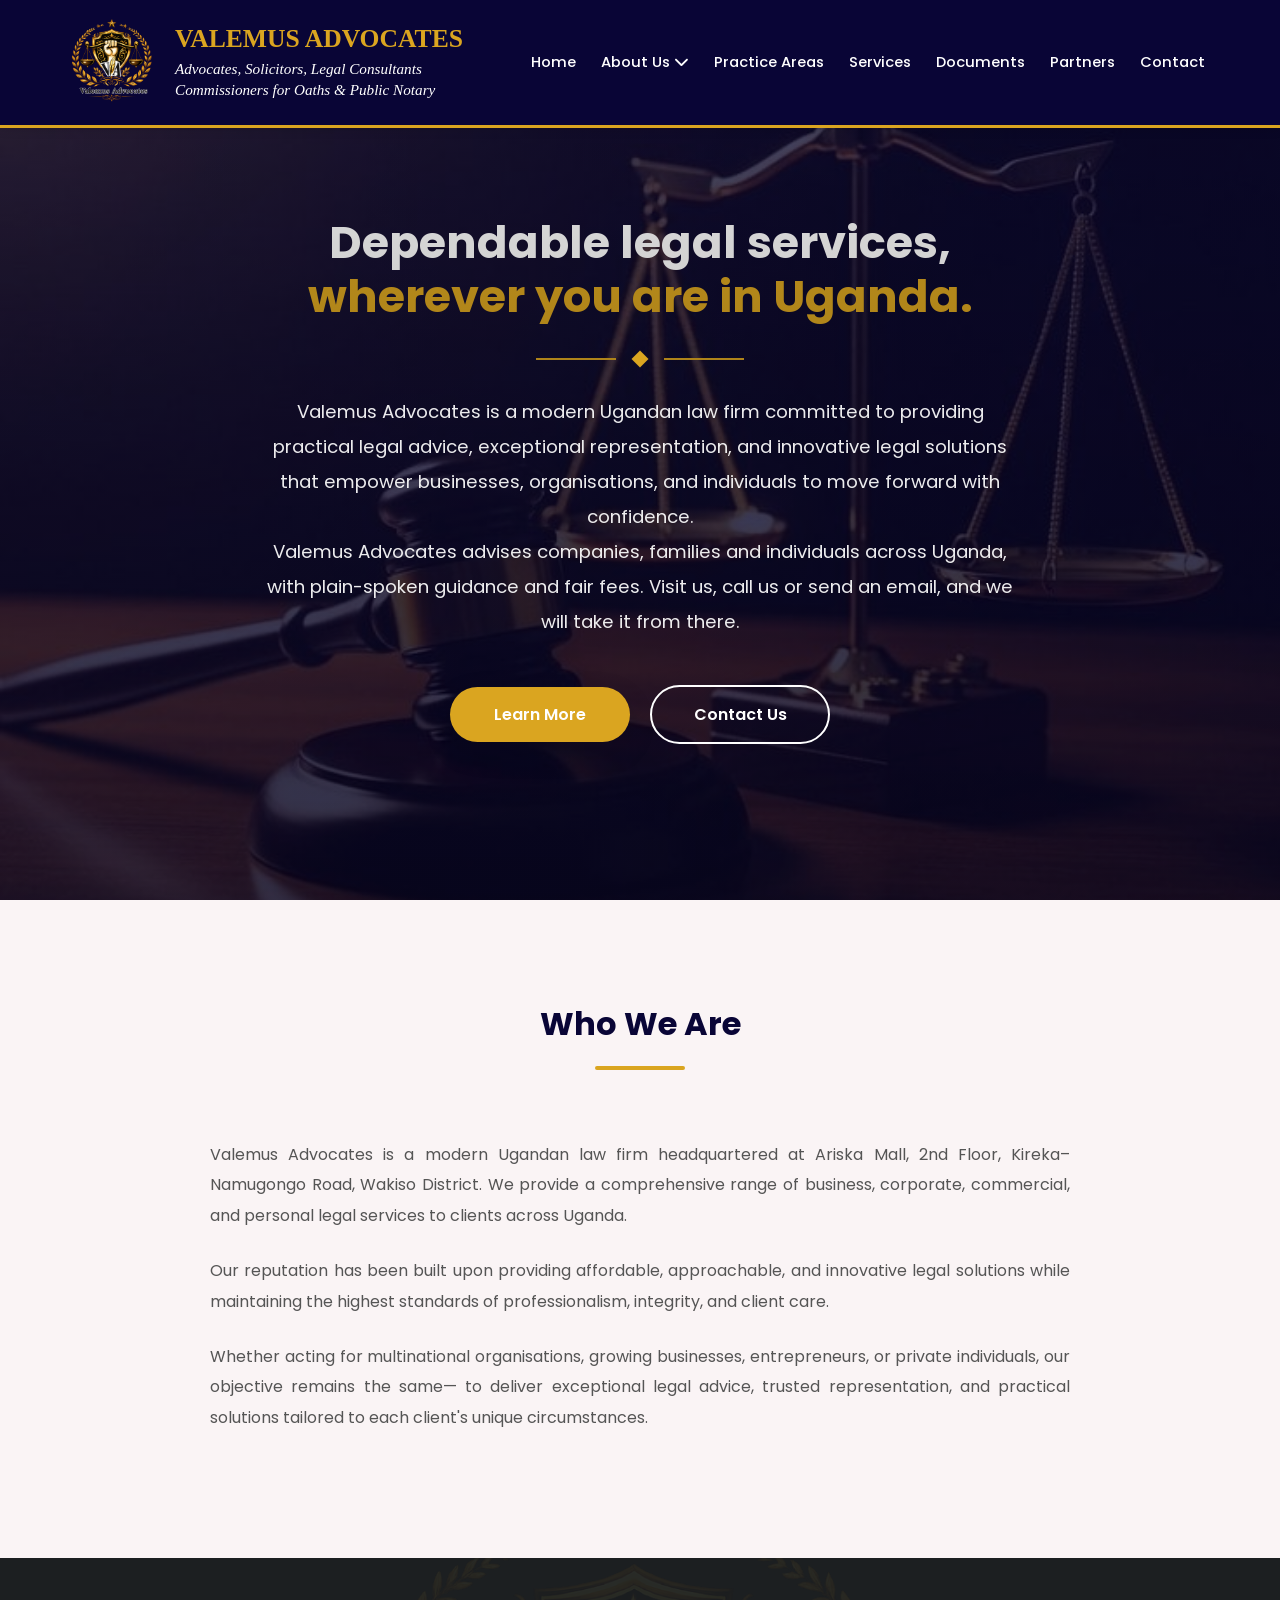
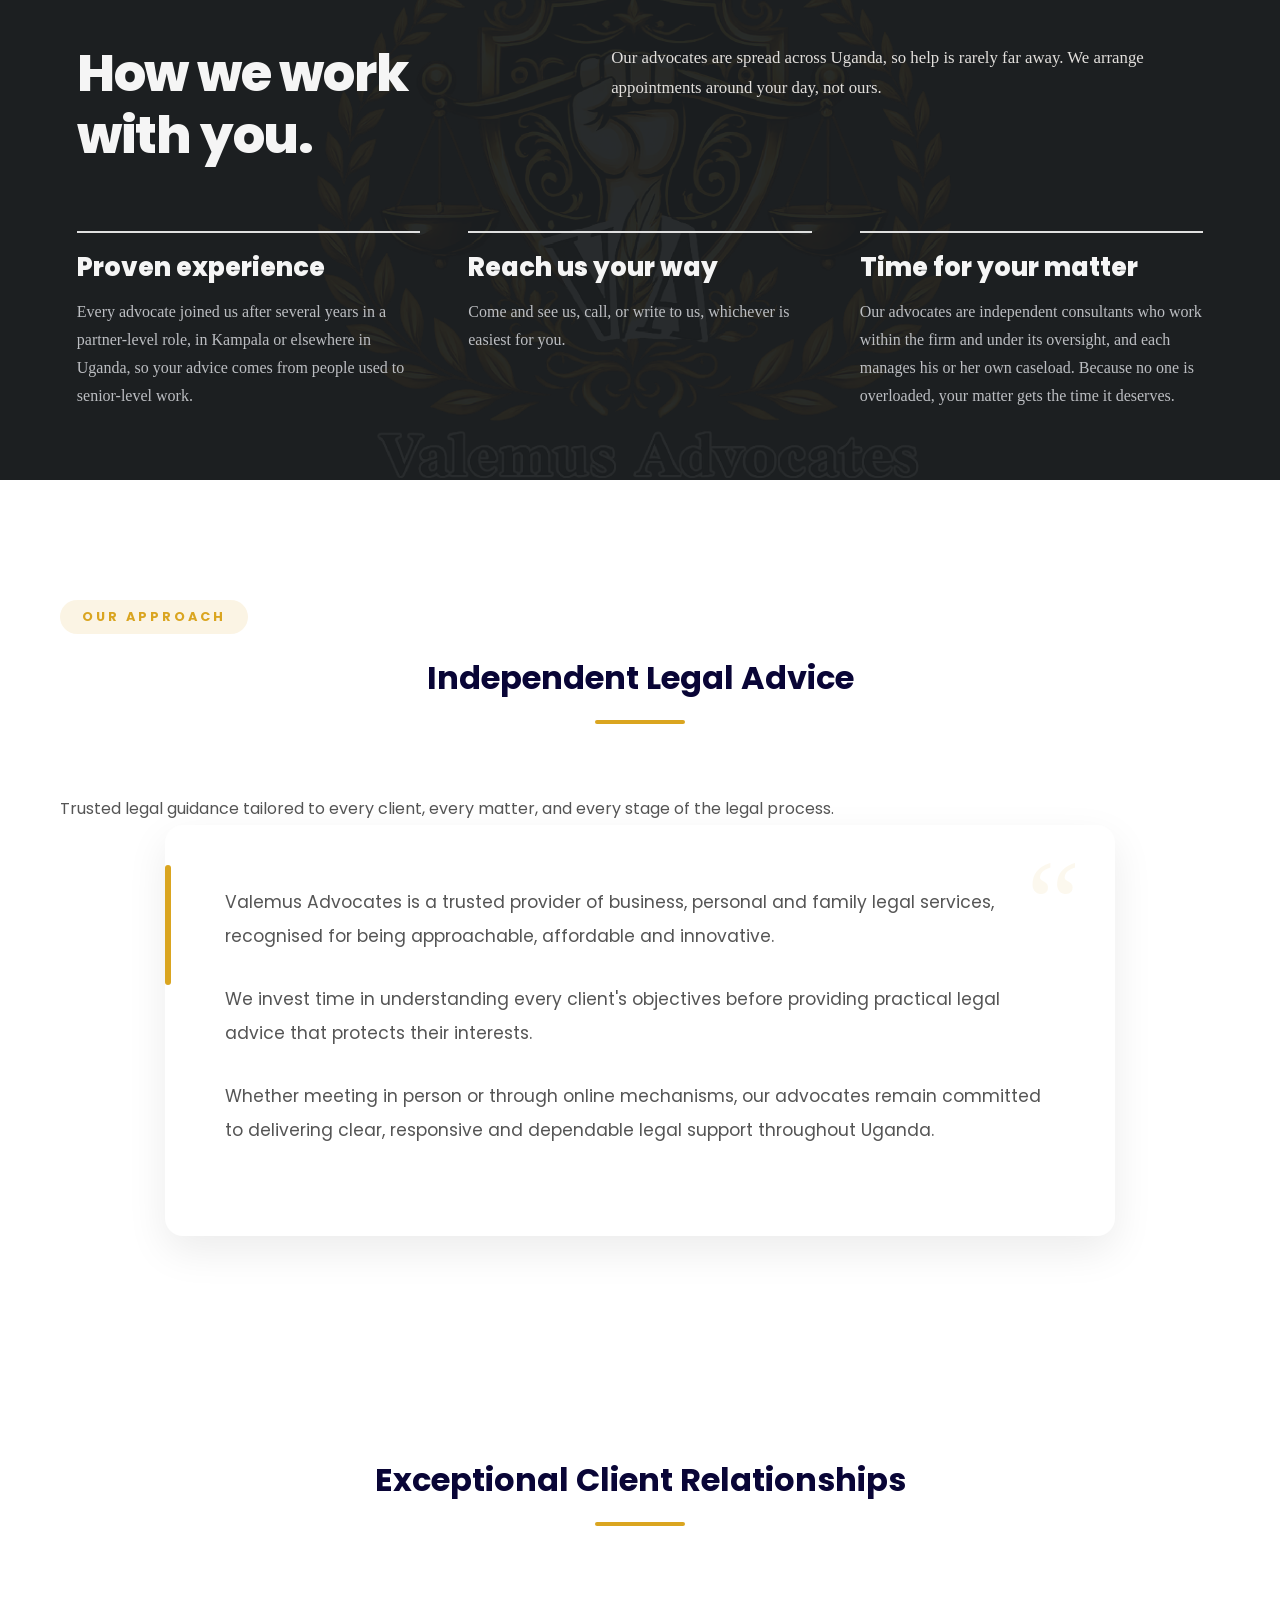
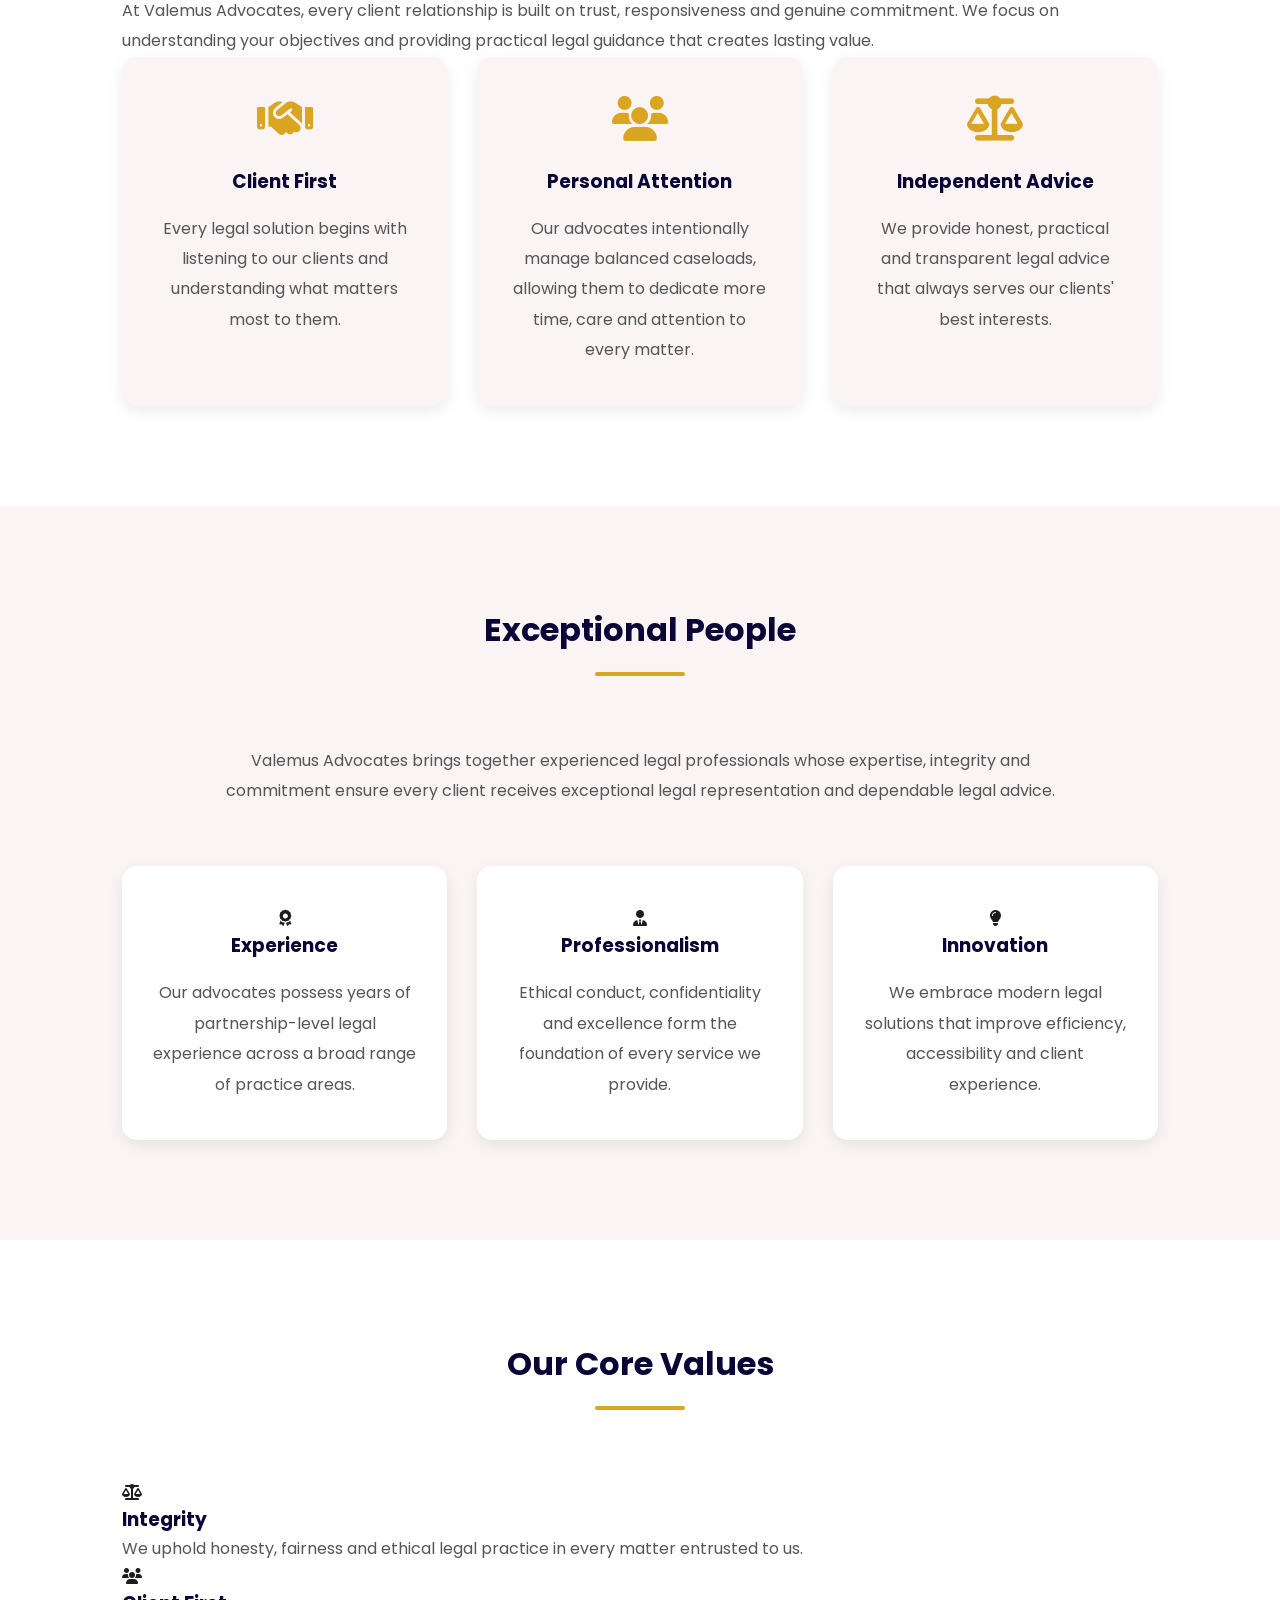
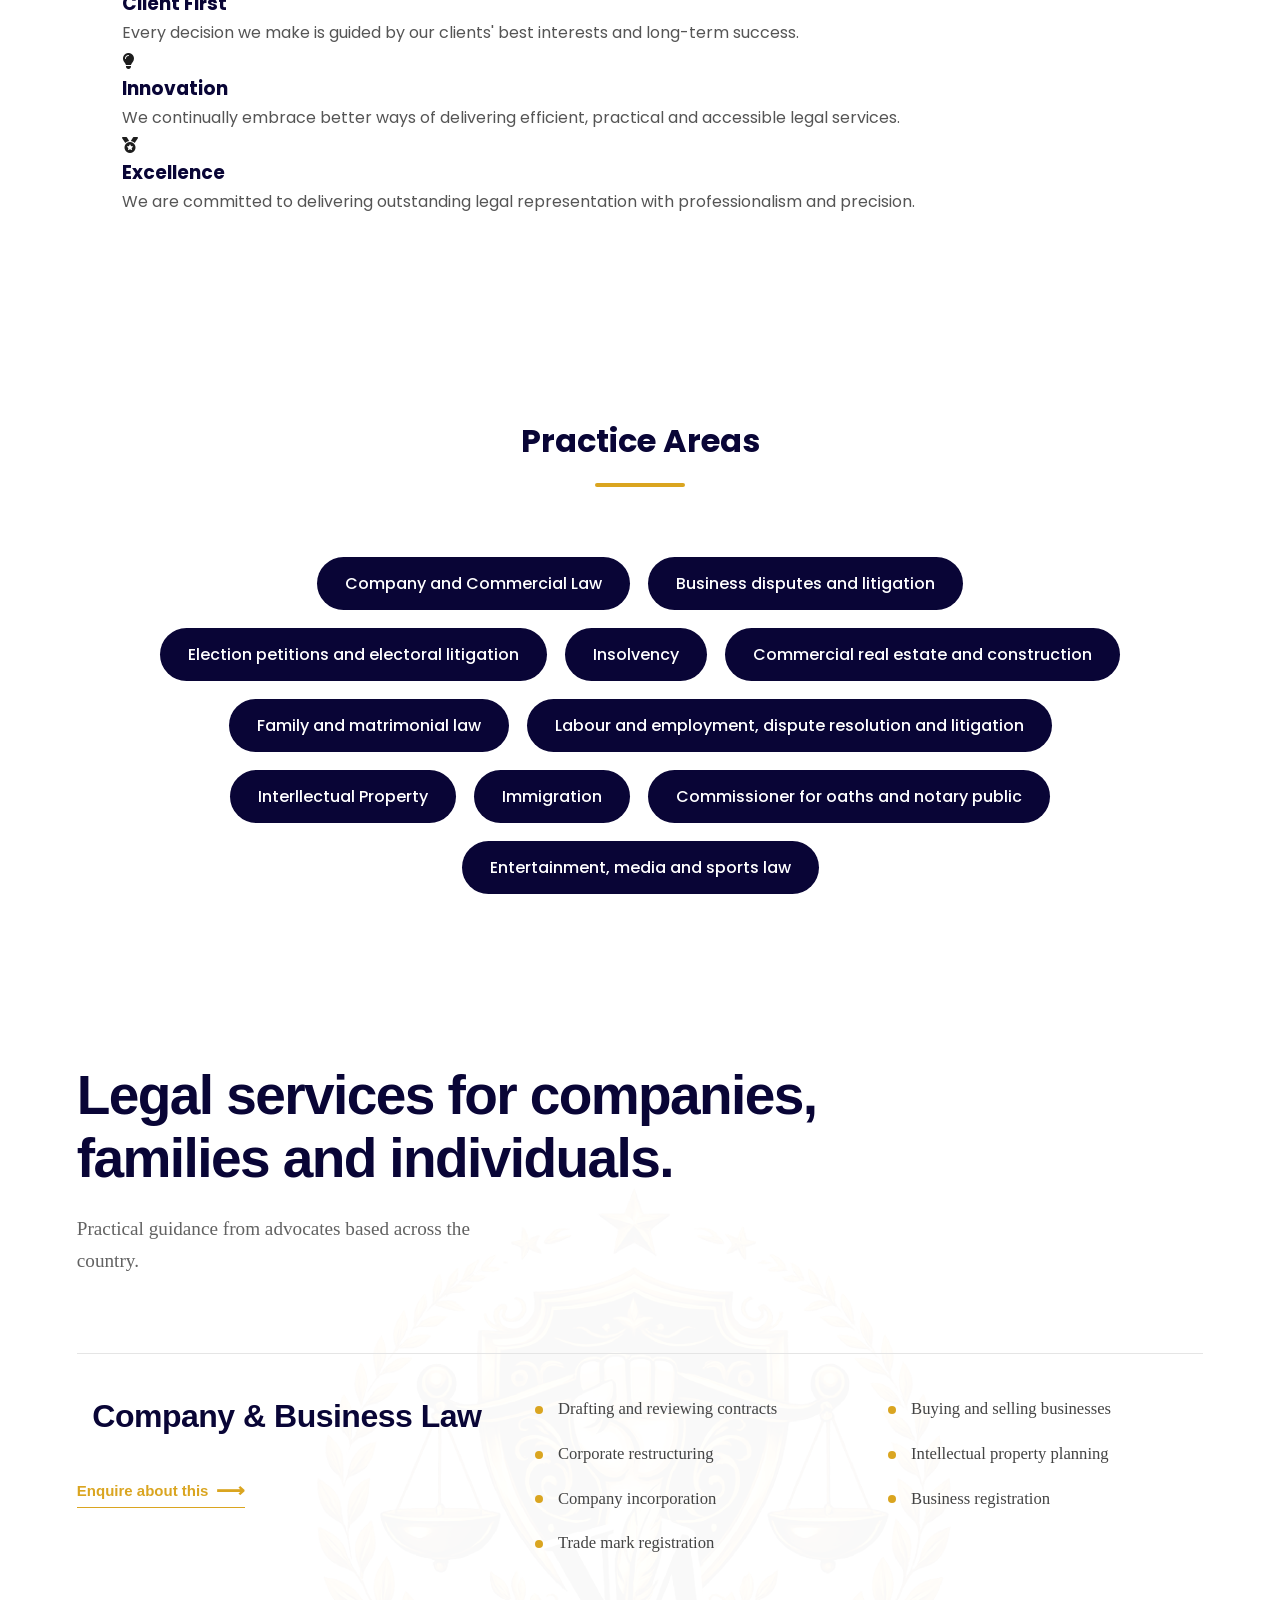
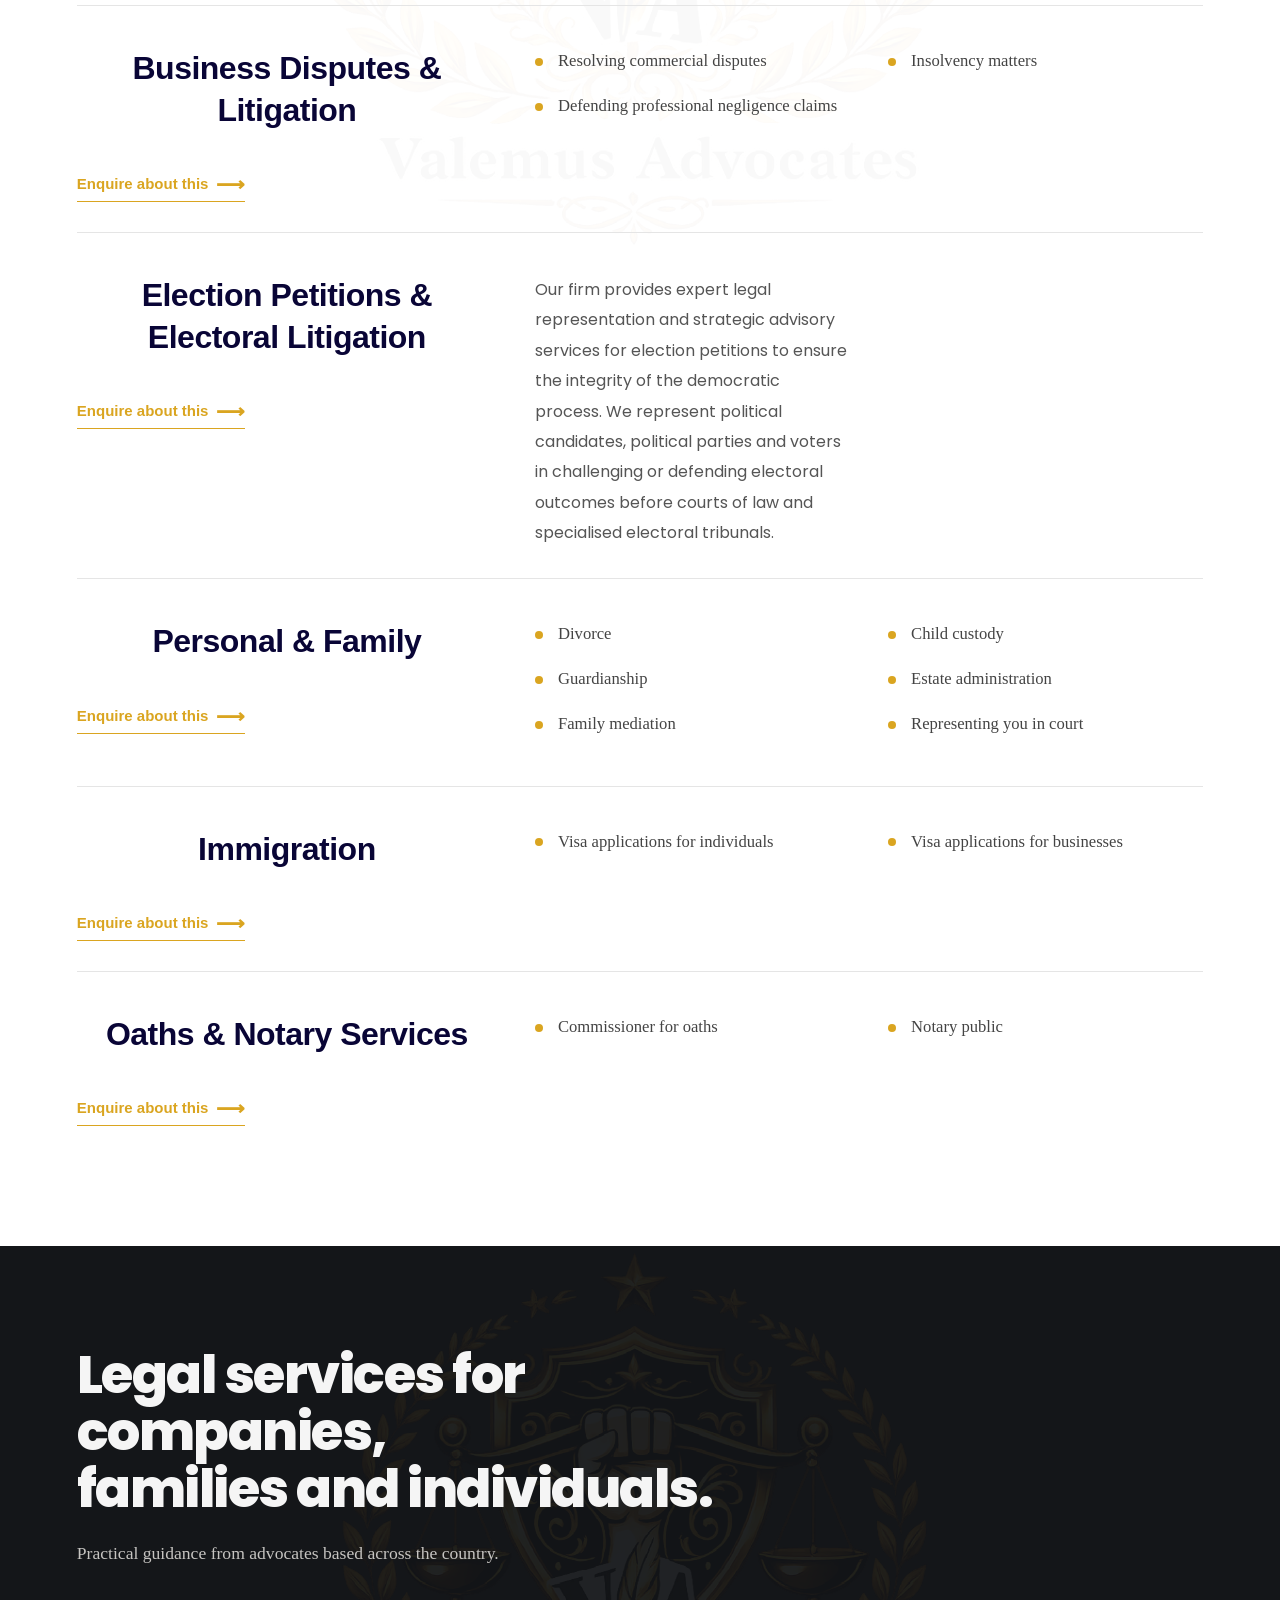
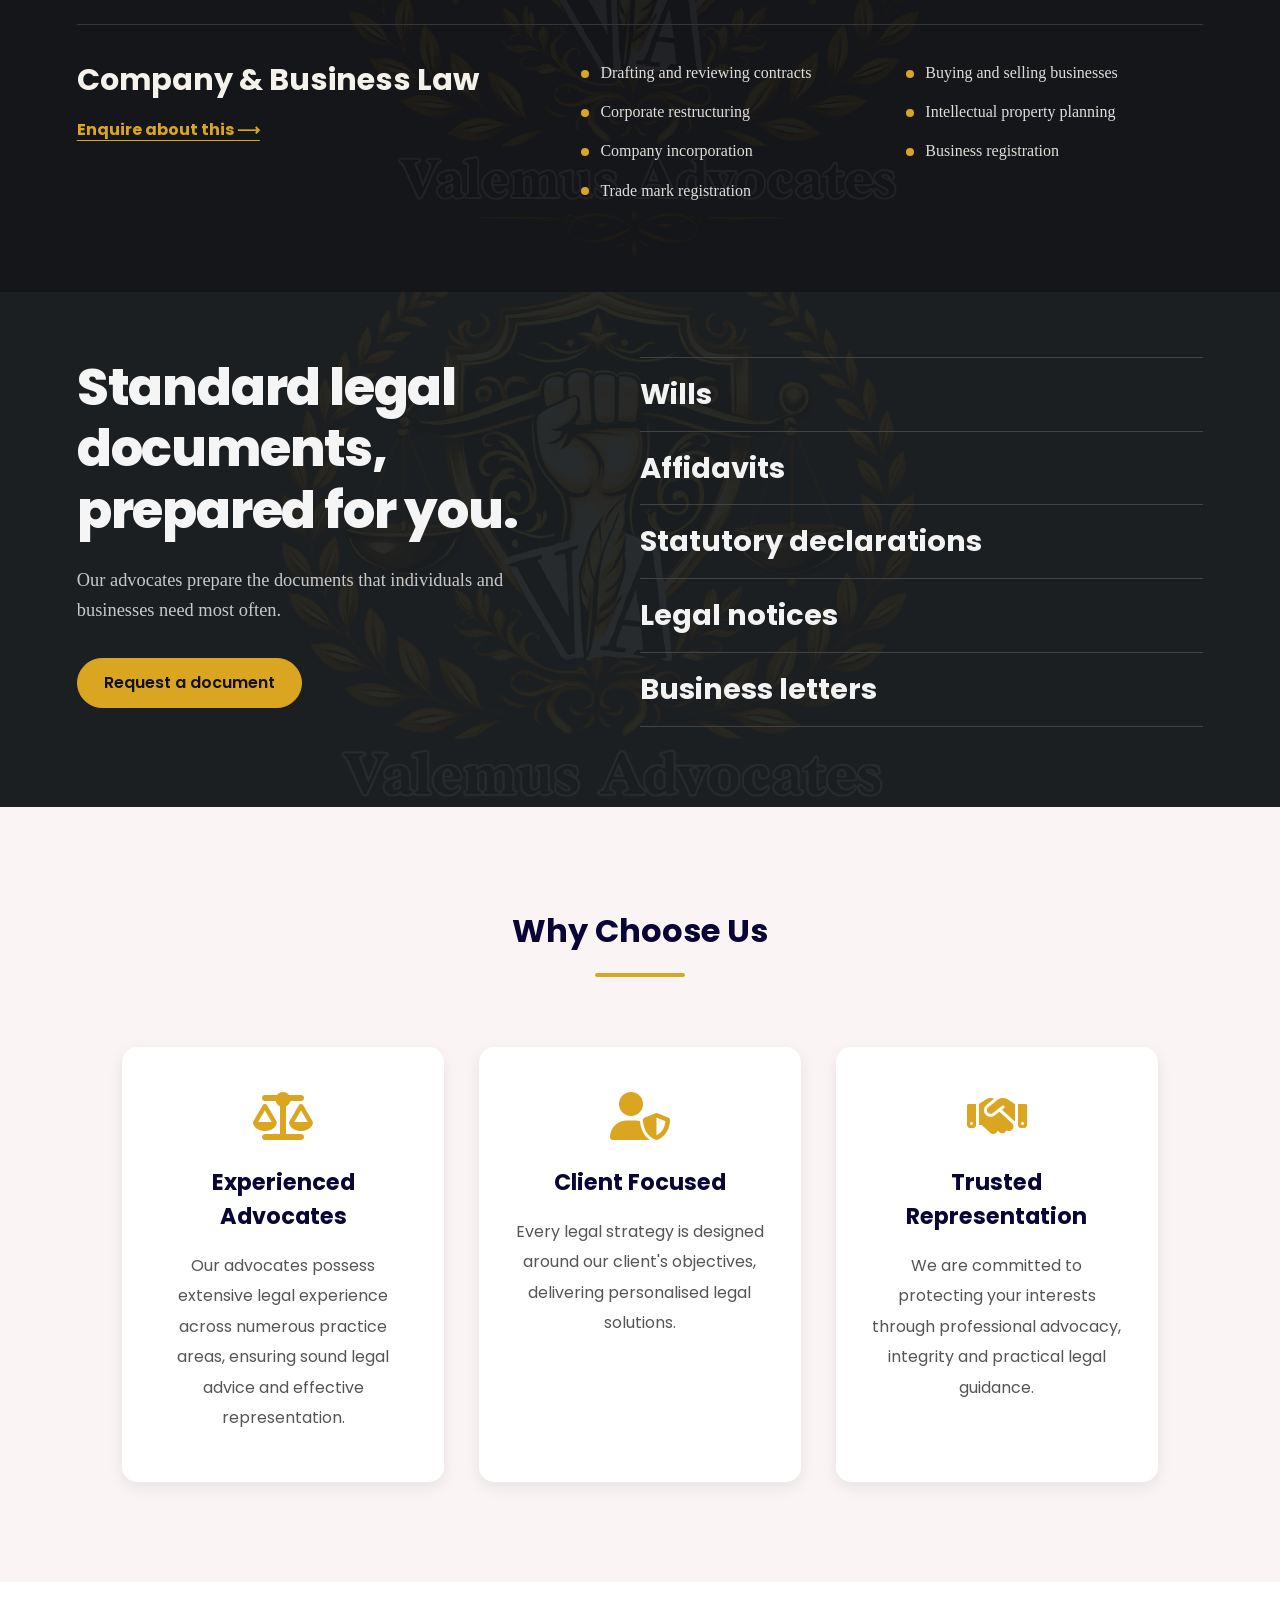
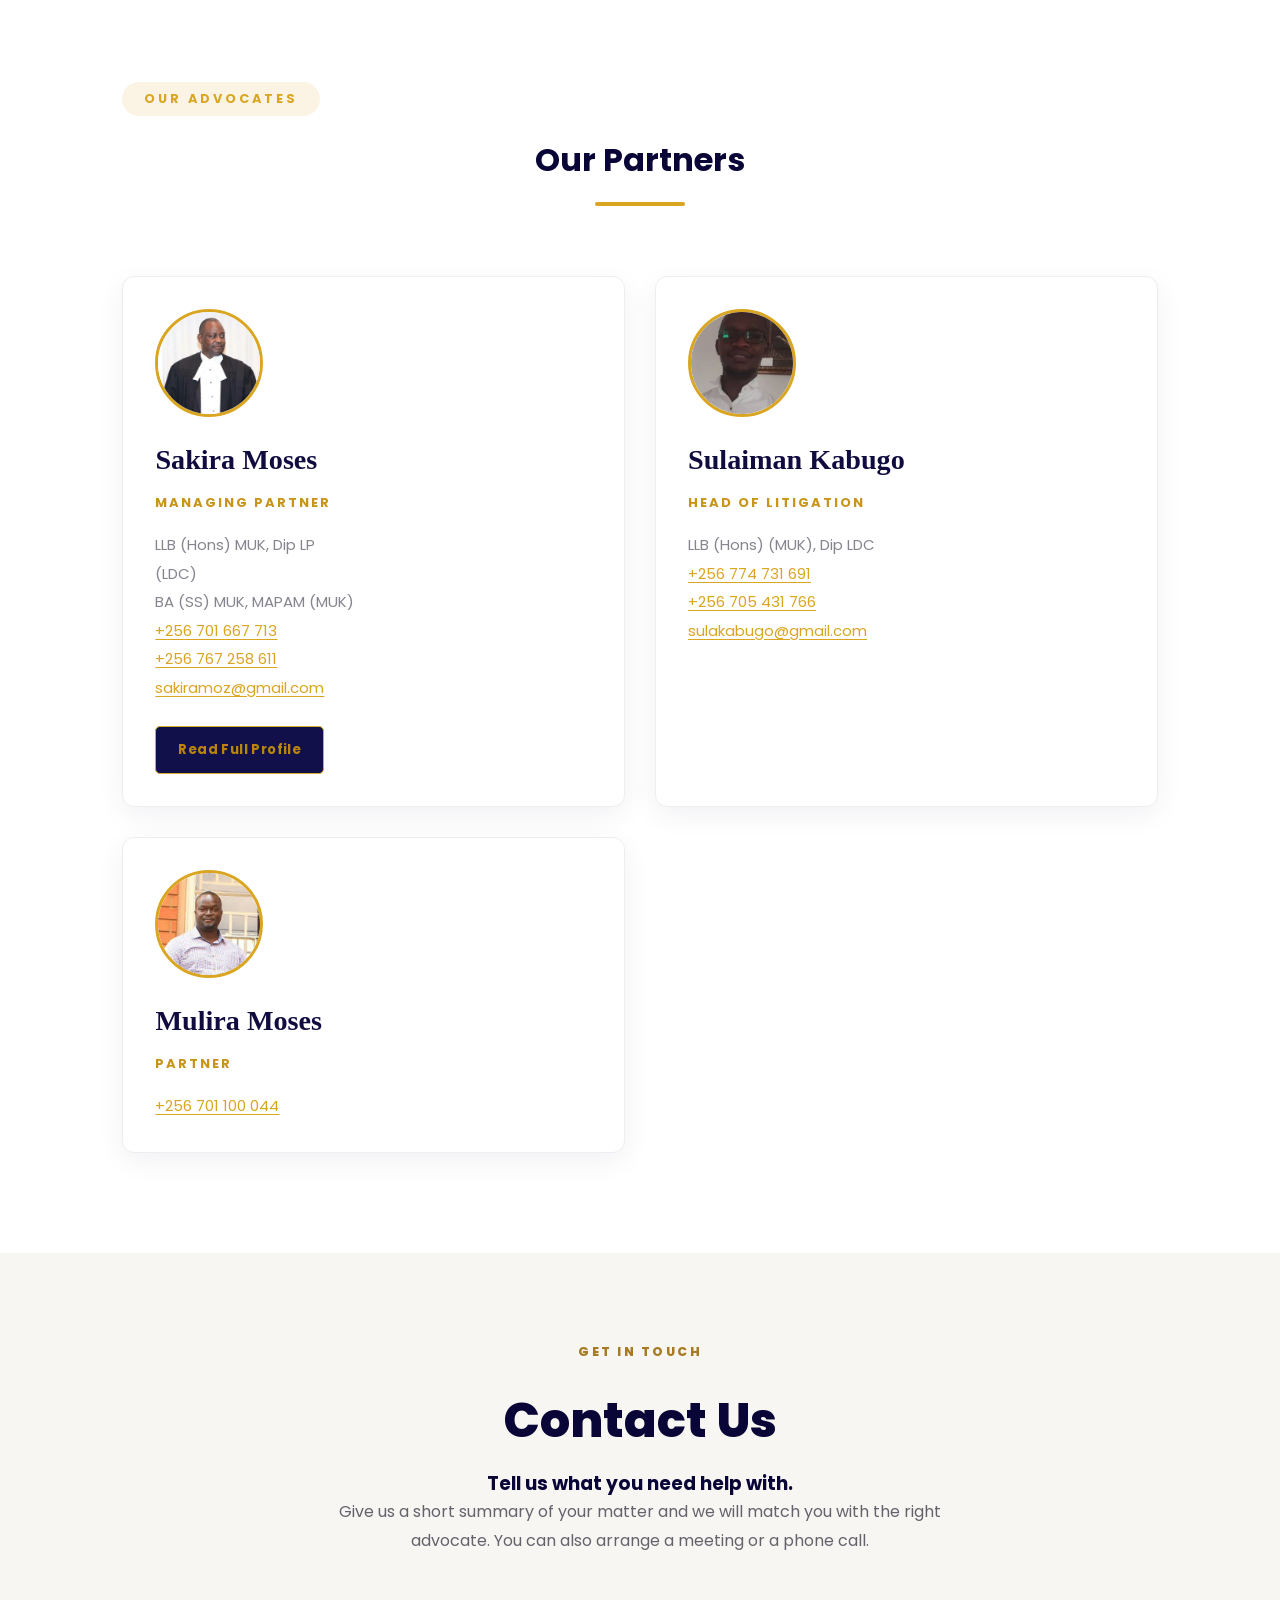
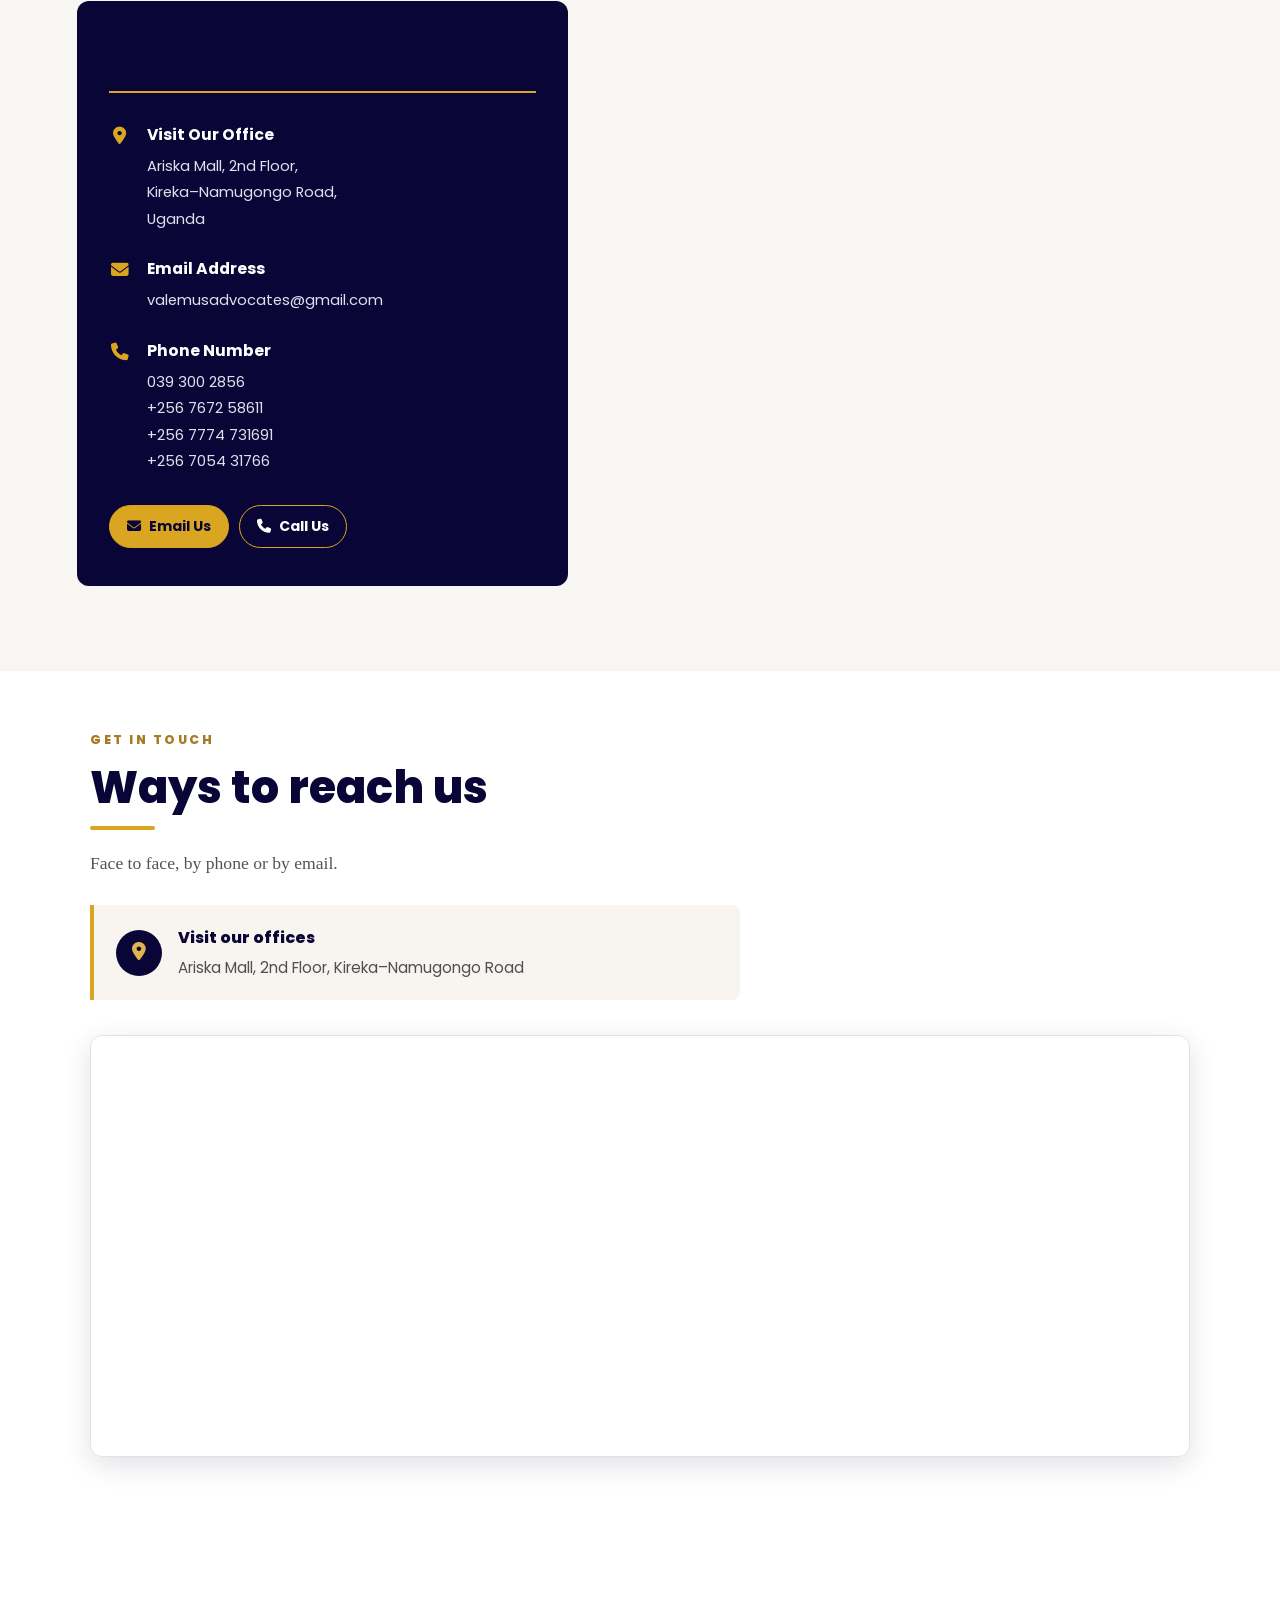
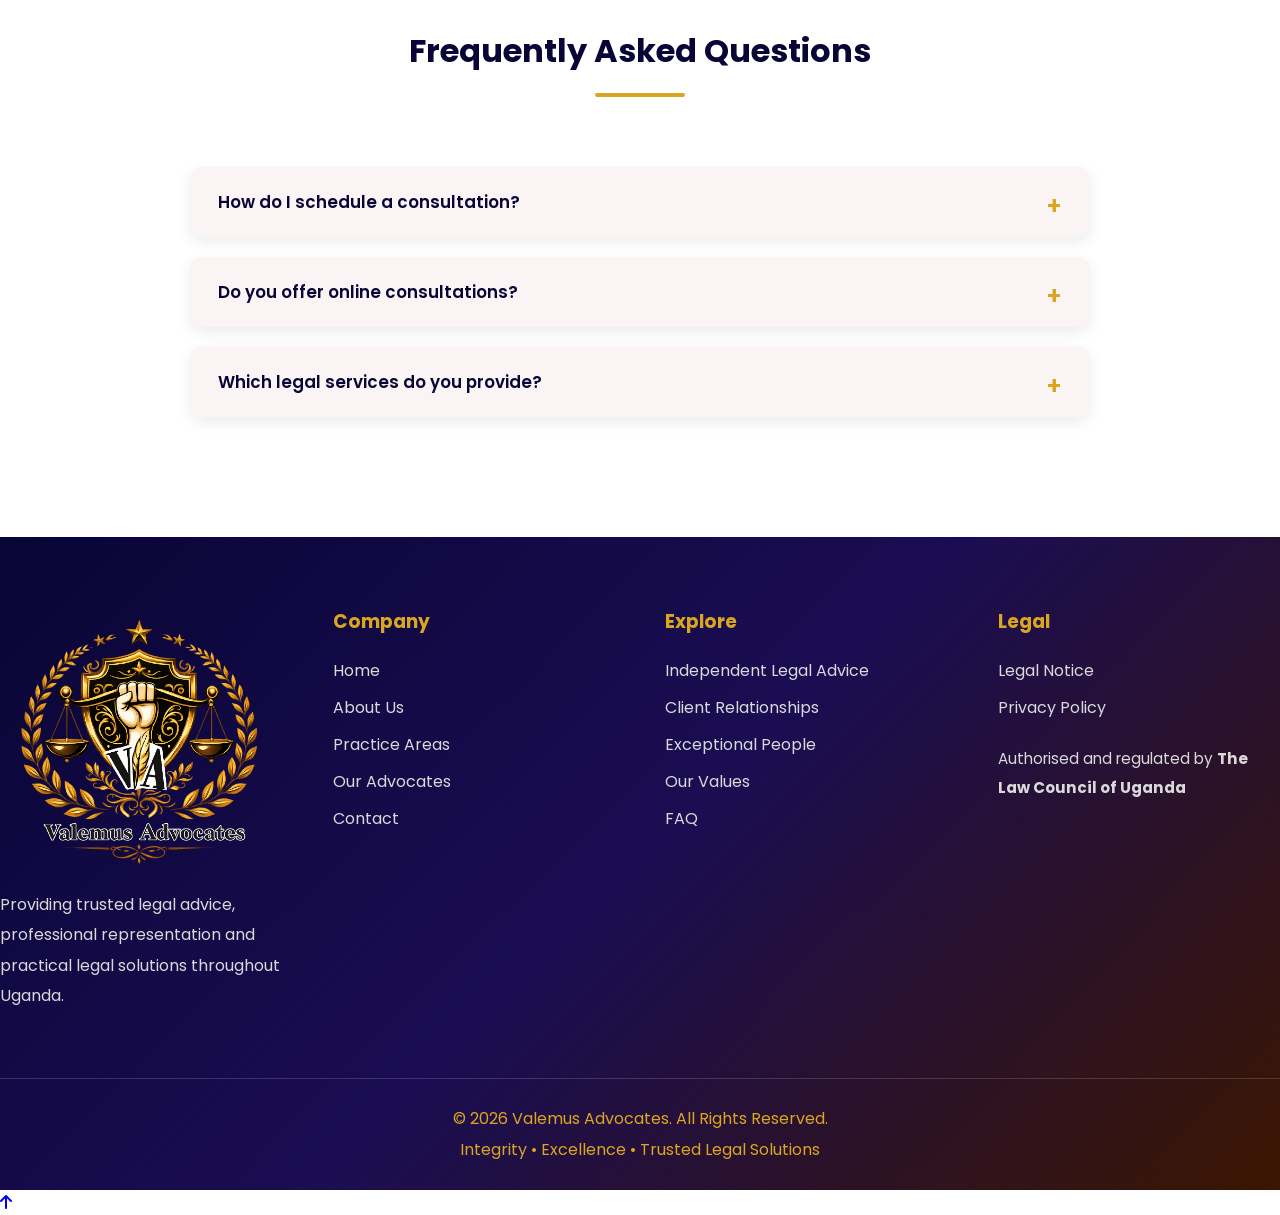
<file: index.html>
<!DOCTYPE html>
<html lang="en">

<head>

    <meta charset="UTF-8">
    <meta name="viewport" content="width=device-width, initial-scale=1.0">

    <title>Valemus Advocates | Trusted Legal Solutions</title>

    <link rel="icon" href="Images/Valemus Logo.png">

    <link rel="stylesheet" href="style.css?v=1.0.7">
    

    <!-- Font Awesome -->
   <link rel="stylesheet" href="https://cdnjs.cloudflare.com/ajax/libs/font-awesome/6.5.1/css/all.min.css">
    <link rel="canonical" href="https://valemusadvocates.com/">

   <!-- SEO Meta Tags -->
<meta name="description" content="Valemus Advocates is a modern Ugandan law firm committed to providing practical legal advice, exceptional representation, and innovative legal solutions.">
<meta name="keywords" content="Valemus Advocates, law firm Uganda, lawyers in Kampala, legal advice Uganda, commercial litigation, corporate lawyers Kampala">
<meta name="author" content="Valemus Advocates">

<!-- Local Business Schema Data for Google Tracking -->
<script type="application/ld+json">
{
  "@context": "https://schema.org",
  "@type": "LegalService",
  "name": "Valemus Advocates",
  "description": "Modern Ugandan law firm providing comprehensive corporate, commercial, and personal legal services.",
  "url": "https://velamusadvocates.com",
  "logo": "https://velamusadvocates.comImages/logo.jpg",
  "address": {
    "@type": "PostalAddress",
    "streetAddress": "Ariska Plaza, 2nd Floor, Kyaliwajjala along Kireka–Namugongo Road",
    "addressLocality": "Wakiso",
    "addressRegion": "Central Region",
    "addressCountry": "UG"
  },
  "telephone": "+256767258611",
  "email": "valemusadvocates@gmail.com",
  "openingHoursSpecification": {
    "@type": "OpeningHoursSpecification",
    "dayOfWeek": [
      "Monday",
      "Tuesday",
      "Wednesday",
      "Thursday",
      "Friday"
    ],
    "opens": "08:00",
    "closes": "17:00"
  }
}
</script>
</head>

<body>

<!-- ======================================================
                        HEADER
======================================================= -->

<header>
    <nav class="navbar section-content">
         <!-- Logo and Firm Branding -->
        <a href="#home" class="brand">
            <img src="Images/Valemus Logo.png"
                 alt="Valemus Advocates Logo">
            <div class="brand-text">
                 <h1>Valemus Advocates</h1> 
                <p>
                    Advocates, Solicitors, Legal Consultants<br>
                    Commissioners for Oaths &amp; Public Notary
                </p> 
        </div>
        </a> 
        <!-- Navigation -->
        <div class="navigation">

            <ul class="nav-menu">

                <button
    type="button"
    id="menu-close-button"
    class="fas fa-times"
    aria-label="Close navigation menu">
</button>
                <li class="nav-item">
                    <a href="#home" class="nav-link">
                        Home
                    </a>
                </li>

                <li class="nav-item dropdown">
    <a href="#about" class="nav-link">
        About Us
        <i class="fa-solid fa-chevron-down"></i>
    </a>
    <ul class="dropdown-menu">

        <li>
            <a href="#about">
                Who We Are
            </a>
        </li>
         <li>
                            <a href="#how-we-work">How We Work</a>
                        </li>
        <li>
            <a href="#values">
                 Our Core Values
            </a>
        </li>
        <li>
            <a href="#features">
                Why Choose Us
            </a>
        </li>
    </ul>
</li>
                <li class="nav-item">
                    <a href="#practice-areas" class="nav-link">
                        Practice Areas
                    </a>
                </li>
                 <li class="nav-item">
                    <a href="#services" class="nav-link">Services</a>
                </li>
                <li class="nav-item">
                    <a href="#documents" class="nav-link">Documents</a>
                </li>
                <li class="nav-item">
                    <a href="#team" class="nav-link">
                        Partners
                    </a>
                </li>
                <li class="nav-item">
                    <a href="#contact" class="nav-link">
                        Contact
                    </a>
                </li>
            </ul>
            <button
    type="button"
    id="menu-open-button"
    class="fas fa-bars"
    aria-label="Open navigation menu">
</button>
        </div>
    </nav>
</header>


<!-- ======================================================
                        HERO SECTION
======================================================= -->

<section id="home">

    <div class="hero-content">

        <h1>

    Dependable legal services, 
     <span>wherever you are in Uganda.</span>

        </h1>
<!-- Fancy Divider -->
    <div class="hero-divider">

        <span></span>

        <div class="diamond"></div>

        <span></span>

    </div>

        <p>

            Valemus Advocates is a modern Ugandan law firm
            committed to providing practical legal advice,
            exceptional representation, and innovative legal
            solutions that empower businesses, organisations,
            and individuals to move forward with confidence. <br>Valemus Advocates advises companies, families and individuals across Uganda, with plain-spoken guidance and fair fees. Visit us, call us or send an email, and we will take it from there.

        </p>

        <div class="btn">

            <a href="#about" class="gold">

                Learn More

            </a>

            <a href="#contact" class="black">

                Contact Us

            </a>

        </div>

    </div>

</section>


<!-- ======================================================
                        ABOUT US
======================================================= -->

<section id="about" class="reveal">

    <div class="section-content">

        <div class="section-heading">

    

            <h2 class="section-title">

                Who We Are

            </h2>

        </div>

        <p>

            Valemus Advocates is a modern Ugandan law firm
            headquartered at Ariska Mall, 2nd Floor,
            Kireka–Namugongo Road, Wakiso District.

            We provide a comprehensive range of business,
            corporate, commercial, and personal legal
            services to clients across Uganda.

        </p>

        <p>

            Our reputation has been built upon providing
            affordable, approachable, and innovative legal
            solutions while maintaining the highest standards
            of professionalism, integrity, and client care.

        </p>

        <p>

            Whether acting for multinational organisations,
            growing businesses, entrepreneurs,
            or private individuals,
            our objective remains the same—

            to deliver exceptional legal advice,
            trusted representation,
            and practical solutions tailored to
            each client's unique circumstances.

        </p>

    </div>

</section>


<!-- HOW WE WORK WITH YOU SECTION -->
<section class="how-we-work-section" id="how-we-work">
    <div class="how-we-work-container">

        <div class="how-we-work-intro">
            <h2>How we work<br>with you.</h2>

            <p>
                Our advocates are spread across Uganda, so help is
                rarely far away. We arrange appointments around your
                day, not ours.
            </p>
        </div>

        <div class="work-principles">

            <article class="work-principle">
                <h3>Proven experience</h3>
                <p>
                    Every advocate joined us after several years in a
                    partner-level role, in Kampala or elsewhere in
                    Uganda, so your advice comes from people used to
                    senior-level work.
                </p>
            </article>

            <article class="work-principle">
                <h3>Reach us your way</h3>
                <p>
                    Come and see us, call, or write to us, whichever
                    is easiest for you.
                </p>
            </article>

            <article class="work-principle">
                <h3>Time for your matter</h3>
                <p>
                    Our advocates are independent consultants who work
                    within the firm and under its oversight, and each
                    manages his or her own caseload. Because no one is
                    overloaded, your matter gets the time it deserves.
                </p>
            </article>

        </div>

    </div>
</section>

<!-- ======================================================
                INDEPENDENT LEGAL ADVICE
======================================================= -->

<section id="legal-advice">

    <div class="section-content">

        <div class="section-header">

            <span class="section-tag">
                OUR APPROACH
            </span>

            <h2 class="section-title">
                Independent Legal Advice
            </h2>

            <p class="section-subtitle">

                Trusted legal guidance tailored to every client,
                every matter, and every stage of the legal process.

            </p>

        </div>

        <div class="advice-container">

            <div class="advice-text">

                <p>

                    Valemus Advocates is a trusted provider of business,
                    personal and family legal services, recognised for
                    being approachable, affordable and innovative.

                </p>

                <p>

                    We invest time in understanding every client's
                    objectives before providing practical legal advice
                    that protects their interests.

                </p>

                <p>

                    Whether meeting in person or through online mechanisms, 
                    our advocates remain committed to
                    delivering clear, responsive and dependable legal
                    support throughout Uganda.

                </p>

            </div>

        </div>

    </div>

</section>


<!-- ======================================================
            EXCEPTIONAL CLIENT RELATIONSHIPS
======================================================= -->

<section id="relationships" class="reveal">

    <div class="section-content">

        <div class="section-heading">


            <h2 class="section-title">

                Exceptional Client Relationships

            </h2>

        </div>

        <p class="section-intro">

            At Valemus Advocates, every client relationship is
            built on trust, responsiveness and genuine commitment.
            We focus on understanding your objectives and providing
            practical legal guidance that creates lasting value.

        </p>

        <div class="relationship-grid">

            <div class="relationship-card">

                <i class="fa-solid fa-handshake"></i>

                <h3>

                    Client First

                </h3>

                <p>

                    Every legal solution begins with listening to
                    our clients and understanding what matters most
                    to them.

                </p>

            </div>

            <div class="relationship-card">

                <i class="fa-solid fa-users"></i>

                <h3>

                    Personal Attention

                </h3>

                <p>

                    Our advocates intentionally manage balanced
                    caseloads, allowing them to dedicate more time,
                    care and attention to every matter.

                </p>

            </div>

            <div class="relationship-card">

                <i class="fa-solid fa-scale-balanced"></i>

                <h3>

                    Independent Advice

                </h3>

                <p>

                    We provide honest, practical and transparent
                    legal advice that always serves our clients'
                    best interests.

                </p>

            </div>

        </div>

    </div>

</section>



<!-- ======================================================
                EXCEPTIONAL PEOPLE
======================================================= -->

<section id="people" class="reveal">

    <div class="section-content">

        <div class="section-heading">


            <h2 class="section-title">

                Exceptional People

            </h2>

        </div>

        <p class="people-intro">

            Valemus Advocates brings together experienced legal
            professionals whose expertise, integrity and commitment
            ensure every client receives exceptional legal
            representation and dependable legal advice.

        </p>

        <div class="people-grid">

            <div class="people-card">

                <i class="fa-solid fa-award"></i>

                <h3>

                    Experience

                </h3>

                <p>

                    Our advocates possess years of partnership-level
                    legal experience across a broad range of practice
                    areas.

                </p>

            </div>

            <div class="people-card">

                <i class="fa-solid fa-user-tie"></i>

                <h3>

                    Professionalism

                </h3>

                <p>

                    Ethical conduct, confidentiality and excellence
                    form the foundation of every service we provide.

                </p>

            </div>

            <div class="people-card">

                <i class="fa-solid fa-lightbulb"></i>

                <h3>

                    Innovation

                </h3>

                <p>

                    We embrace modern legal solutions that improve
                    efficiency, accessibility and client experience.

                </p>

            </div>

        </div>

    </div>

</section>



<!-- ======================================================
                    OUR VALUES
======================================================= -->

<section id="values" class="reveal">

    <div class="section-content">

        <div class="section-heading">


            <h2 class="section-title">

                Our Core Values

            </h2>

        </div>

        <div class="values-grid">

            <div class="value-card">

                <i class="fa-solid fa-scale-balanced"></i>

                <h3>

                    Integrity

                </h3>

                <p>

                    We uphold honesty, fairness and ethical legal
                    practice in every matter entrusted to us.

                </p>

            </div>

            <div class="value-card">

                <i class="fa-solid fa-users"></i>

                <h3>

                    Client First

                </h3>

                <p>

                    Every decision we make is guided by our clients'
                    best interests and long-term success.

                </p>

            </div>

            <div class="value-card">

                <i class="fa-solid fa-lightbulb"></i>

                <h3>

                    Innovation

                </h3>

                <p>

                    We continually embrace better ways of delivering
                    efficient, practical and accessible legal services.

                </p>

            </div>

            <div class="value-card">

                <i class="fa-solid fa-medal"></i>

                <h3>

                    Excellence

                </h3>

                <p>

                    We are committed to delivering outstanding legal
                    representation with professionalism and precision.

                </p>

            </div>

        </div>

    </div>

</section>


<!-- ======================================================
                    KEY SERVICE AREAS
======================================================= -->

<section id="practice-areas" class="reveal"> 
    <div class="section-content"> 
        <h2 class="section-title"> Practice Areas
        </h2> 
       <!-- <ul class="ServiceAreas-list">
        <li> 
    <i class="fa-solid fa-briefcase"></i> 
    <strong>Corporate & Commercial: </strong><br><br>
            Contract drafting, acquisitions, restructuring,
            and intellectual property (IP) strategy, including
            incorporation of companies, registration of
            businesses and trademark registration.
        

        
            Court representation, dispute resolution,
            insolvency, and professional negligence defense.
        
 </li>
       <li> <i class="fa-solid fa-briefcase"></i>

 <strong> Personal & Family:</strong><br><br> 
 Divorce, child custody, guardianship, 
 estate administration, family mediation and 
 represent clients in court.</li> <li> 
    <i class="fa-solid fa-briefcase"></i> 
    <strong> Immigration:</strong><br><br> 
    Assistance with both personal and commercial visa 
    applications.</li>
 </ul> 
</p>



        <div class="practice-list-container">

            <h3>

                Additional Practice Areas

            </h3> -->

            <ul class="practice-list">

<li>Company and Commercial Law</li>
<li>Business disputes and litigation</li>
<li>Election petitions and electoral litigation </li>
<li>Insolvency</li>
<li>Commercial real estate and construction</li>
<li>Family and matrimonial law</li>
<li>Labour and employment, dispute resolution and litigation </li>
<li>Interllectual Property</li>
<li>Immigration</li>
<li>Commissioner for oaths and notary public</li>
<li>Entertainment, media and sports law</li>

            </ul>

        </div>

    </div>

</section>



<section class="practice-showcase" id="practice-areas">
  <div class="practice-showcase-container">

    <div class="practice-showcase-intro">
      <h2>
        Legal services for companies,<br>
        families and individuals.
      </h2>
      <p>
        Practical guidance from advocates based across the<br class="practice-desktop-break">
        country.
      </p>
    </div>

    <div class="practice-showcase-row">
      <div class="practice-showcase-title">
        <h3>Company &amp; Business Law</h3>
        <a href="#contact">Enquire about this <span>⟶</span></a>
      </div>

      <ul>
        <li>Drafting and reviewing contracts</li>
        <li>Corporate restructuring</li>
        <li>Company incorporation</li>
        <li>Trade mark registration</li>
      </ul>

      <ul>
        <li>Buying and selling businesses</li>
        <li>Intellectual property planning</li>
        <li>Business registration</li>
      </ul>
    </div>

    <div class="practice-showcase-row">
      <div class="practice-showcase-title">
        <h3>Business Disputes &amp; Litigation</h3>
        <a href="#contact">Enquire about this <span>⟶</span></a>
      </div>

      <ul>
        <li>Resolving commercial disputes</li>
        <li>Defending professional negligence claims</li>
      </ul>

      <ul>
        <li>Insolvency matters</li>
      </ul>
    </div>

    <div class="practice-showcase-row">
      <div class="practice-showcase-title">
        <h3>Election Petitions &amp; Electoral Litigation</h3>
        <a href="#contact">Enquire about this <span>⟶</span></a>
      </div>
<p>Our firm provides expert legal representation and strategic advisory services for election petitions to ensure the integrity of the democratic process. We represent political candidates, political parties and voters in challenging or defending electoral outcomes before courts of law and specialised electoral tribunals.</p>
    </div>

    <div class="practice-showcase-row">
      <div class="practice-showcase-title">
        <h3>Personal &amp; Family </h3>
        <a href="#contact">Enquire about this <span>⟶</span></a>
      </div>

      <ul>
        <li>Divorce</li>
        <li>Guardianship</li>
        <li>Family mediation</li>
      </ul>

      <ul>
        <li>Child custody</li>
        <li>Estate administration</li>
        <li>Representing you in court</li>
      </ul>
    </div>

    <div class="practice-showcase-row">
      <div class="practice-showcase-title">
        <h3>Immigration</h3>
        <a href="#contact">Enquire about this <span>⟶</span></a>
      </div>

      <ul>
        <li>Visa applications for individuals
</li>
      </ul>

      <ul>
        <li>Visa applications for businesses
</li>
      </ul>
    </div>

    <div class="practice-showcase-row">
      <div class="practice-showcase-title">
        <h3>Oaths & Notary Services</h3>
        <a href="#contact">Enquire about this <span>⟶</span></a>
      </div>

      <ul>
        <li>Commissioner for oaths</li>
      </ul>

      <ul>
        <li>Notary public</li>
      </ul>
    </div>
</section>


<!-- SERVICES SECTION -->
<section class="services-section" id="services">
    <div class="services-container">

        <div class="services-intro">
            <h2>
                Legal services for companies,<br class="desktop-break">
                families and individuals.
            </h2>

            <p>
                Practical guidance from advocates based across the
                country.
            </p>
        </div>

        <div class="service-category">

            <div class="service-heading">
                <h3>Company &amp; Business Law</h3>

                <a href="#contact" class="service-enquiry">
                    Enquire about this <span aria-hidden="true">⟶</span>
                </a>
            </div>

            <ul class="service-list">
                <li>Drafting and reviewing contracts</li>
                <li>Buying and selling businesses</li>
                <li>Corporate restructuring</li>
                <li>Intellectual property planning</li>
                <li>Company incorporation</li>
                <li>Business registration</li>
                <li>Trade mark registration</li>
            </ul>

        </div>

    </div>
</section>



<!-- DOCUMENTS SECTION -->
<section class="documents-section" id="documents">
    <div class="documents-container">

        <div class="documents-intro">
            <h2>
                Standard legal<br class="desktop-break">
                documents,<br class="desktop-break">
                prepared for you.
            </h2>

            <p>
                Our advocates prepare the documents that
                individuals and businesses need most often.
            </p>

            <a href="#contact" class="documents-button">
                Request a document
            </a>
        </div>

        <div class="documents-list">
            <a href="#contact" class="document-item">Wills</a>
            <a href="#contact" class="document-item">Affidavits</a>
            <a href="#contact" class="document-item">
                Statutory declarations
            </a>
            <a href="#contact" class="document-item">Legal notices</a>
            <a href="#contact" class="document-item">Business letters</a>
        </div>

    </div>
</section>



<!-- ======================================================
                    WHY CHOOSE US
======================================================= -->

<section id="features" class="reveal">

    <div class="section-content">

        <div class="section-heading">



            <h2 class="section-title">

                Why Choose Us

            </h2>

        </div>

        <div class="features-grid">

            <div class="feature-card">

                <i class="fa-solid fa-scale-balanced"></i>

                <h3>

                    Experienced Advocates

                </h3>

                <p>

                    Our advocates possess extensive legal
                    experience across numerous practice
                    areas, ensuring sound legal advice
                    and effective representation.

                </p>

            </div>

            <div class="feature-card">

                <i class="fa-solid fa-user-shield"></i>

                <h3>

                    Client Focused

                </h3>

                <p>

                    Every legal strategy is designed around
                    our client's objectives,
                    delivering personalised
                    legal solutions.

                </p>

            </div>

            <div class="feature-card">

                <i class="fa-solid fa-handshake"></i>

                <h3>

                    Trusted Representation

                </h3>

                <p>

                    We are committed to protecting your
                    interests through professional advocacy,
                    integrity and practical legal guidance.

                </p>

            </div>

        </div>

    </div>

</section>


<!-- ======================================================
                    OUR ADVOCATES
======================================================= -->

<section id="team" class="reveal">

    <div class="section-content">

        <!-- SECTION HEADING -->

        <div class="section-heading">

            <span class="section-tag">
                OUR ADVOCATES
            </span>

            <h2 class="section-title">
             Our Partners
            </h2>

            <!-- <p class="section-intro">
                Our advocates combine legal expertise,
                commercial understanding and dedication
                to delivering quality legal services
                throughout Uganda.
            </p> -->

        </div>


        <!-- ==================================================
                        ADVOCATES GRID
        =================================================== -->

        <div class="team-grid">


            <!-- SAKIRA MOSES -->

            <article class="team-card">

                <div class="team-image">
    <img src="Images\Lawyer 1.jpeg" alt="Sakira Moses">
</div>

                <div class="team-info">

                    <h3 class="lawyer-name">
                        Sakira Moses
                    </h3>

                    <span class="lawyer-title">
                        Managing Partner
                    </span>

                    <p class="lawyer-bio">
                        LLB (Hons) MUK, Dip LP <br> (LDC) <br>
                        BA (SS) MUK, MAPAM (MUK) <br>
                         <a href="tel:+256701667713">+256 701 667 713</a><br>
                         <a href="tel:+256767258611">+256 767 258 611</a><br>
                        <a href="mailto:sakiramoz@gmail.com">
        sakiramoz@gmail.com
    </a> <br>
                    </p>

                    <a href="sakira-moses.html"
                       class="profile-btn lawyer-profile">

                        Read Full Profile
                

                    </a>

                </div>

            </article>



            <!-- SULAIMAN KABUGO -->

            <article class="team-card">

                <div class="team-image">
    <img src="Images\image-3.jpg" alt="Sulaiman Kabugo ">
</div>

                <div class="team-info">

                    <h3 class="lawyer-name">
                        Sulaiman Kabugo
                    </h3>

                    <span class="lawyer-title">
                        Head of Litigation
                    </span>

                    <p class="lawyer-bio">
    LLB (Hons) (MUK), Dip LDC <br>

    <a href="tel:+256774731691">
        +256 774 731 691
    </a>
    <br>

    <a href="tel:+256705431766">
        +256 705 431 766
    </a>
    <br>

    <a href="mailto:sulakabugo@gmail.com">
        sulakabugo@gmail.com
    </a>
                    </p>

                </div>

            </article>

            <!-- Mulira Moses -->

            <article class="team-card">

                <div class="team-image">
    <img src="Images\image-4.jpg" alt="Mulira Moses ">
</div>

                <div class="team-info">

                    <h3 class="lawyer-name">
                        Mulira Moses
                    </h3>

                    <span class="lawyer-title">
                        Partner
                    </span>

                    <p class="lawyer-bio">
                        <a href="tel:+256 701 100 044">+256 701 100 044</a>
                        
                    </p>

                </div>

            </article>

        </div>

    </div>

</section>


<!-- ======================================================
                        CONTACT
======================================================= -->

<!--<section id="contact" class="reveal">
    

    <div class="section-content">

        <div class="section-heading">


            <h2 class="section-title">
                Contact Us
            </h2>
<p class="section-intro">
               <h3>Tell us what you need help with. </h3> <br>
                Give us a short summary of your matter and we will match you with the right advocate. You can also arrange a meeting or a phone call.
            </p> <br>
        </div>

        <div class="contact-container"> -->

            <!-- Contact Information -->

            <!--<div class="contact-info">-->

                <!--<h3>Contact Information</h3>

                <div class="info-box">

                    <i class="fa-solid fa-location-dot"></i>

                    <div>

                        <h4>Registered Office</h4>

                        <p>
                            Ariska Plaza, 2nd Floor<br>
                            Kyaliwajjala along Kireka, Namugongo Road next to Dawson Petrol Station<br>
                            Wakiso, Uganda
                        </p>

                    </div>

                </div>

                <div class="info-box">

                    <i class="fa-solid fa-envelope"></i>

                    <div>

                        <h4>Email</h4>

                        <p>

                            valemusadvocates@gmail.com

                        </p>

                    </div>

                </div>

                <div class="contact-item">

    <div class="info-box">
        <i class="fa-solid fa-box"></i>
    </div>

    <div class="contact-details">

        <h4>Postal Address</h4>
        <p>
            P.O Box 202434<br>
            
        </p> <br>

    </div>

</div>

                <div class="info-box">

                    <i class="fa-solid fa-phone"></i>

                    <div>

                        <h4>Telephone</h4>

                        <p>

                            039 300 2856

                        </p>
                        <p>

                            +256 7672 58611

                        </p>
                        <p>

                            +256 7774 731691

                        </p>
                         <p>

                            +256 7054 31766

                        </p>


                    </div>

                </div> -->

               <!-- <div class="info-box">

                    <i class="fa-solid fa-clock"></i>

                    <div>

                        <h4>Working Hours</h4>

                        <p>

                            Monday – Friday<br>

                            8:00 AM – 5:00 PM

                        </p>

                    </div>

                </div> -->

            <!--</div> -->

            <!-- Contact Form -->

           <!-- <div class="contact-form">

                <h3>

                    Send Us A Message

                </h3>

                <form id="contactForm">

                    <div class="row">

                        <div class="input-box">

                            <input
                                type="text"
                                name="first_name"
                                required>

                            <span>

                                First Name

                            </span>

                        </div>

                        <div class="input-box">

                            <input
                                type="text"
                                name="last_name"
                                required>

                            <span>

                                Last Name

                            </span>

                        </div>

                    </div>

                    <div class="row">

                        <div class="input-box">

                            <input
                                type="email"
                                name="email"
                                required>

                            <span>

                                Email Address

                            </span>

                        </div>

                        <div class="input-box">

                            <input
                                type="tel"
                                name="phone"
                                required>

                            <span>

                                Phone Number

                            </span>

                        </div>

                    </div>

                    <div class="input-box full-width">

                        <textarea
                            name="message"
                            required></textarea>

                        <span>

                            Your Message

                        </span>

                    </div>

                    <button type="submit">

                        Send Message

                    </button>

                    <p id="formStatus"></p>

                </form>

            </div>

        </div>

    </div> -->

<!--</section> -->


<!-- =========================================
     CONTACT SECTION
========================================= -->
<section class="contact-section" id="contact">

    <div class="contact-container">

        <!-- Section heading -->
        <div class="contact-heading">
            <span class="contact-eyebrow">GET IN TOUCH</span>
            <h2>Contact Us</h2>
            <p>
               <h3> Tell us what you need help with.</h3>
            </p>
            <p>
                Give us a short summary of your matter and we will match you with the right advocate. You can also arrange a meeting or a phone call.
            </p>
        </div>

        <div class="contact-content">

            <!-- Contact information -->
            <div class="contact-information">

                <h3>Contact Information</h3>

                <div class="contact-detail">
                    <i class="fa-solid fa-location-dot"></i>
                    <div>
                        <h4>Visit Our Office</h4>
                        <a href="https://www.google.com/maps/search/?api=1&query=Ariska+Mall+2nd+Floor+Kireka+Namugongo+Road+Uganda"
                           target="_blank"
                           rel="noopener noreferrer">
                            Ariska Mall, 2nd Floor,<br>
                            Kireka–Namugongo Road,<br>
                            Uganda
                        </a>
                    </div>
                </div>

                <div class="contact-detail">
                    <i class="fa-solid fa-envelope"></i>
                    <div>
                        <h4>Email Address</h4>
                        <a href="mailto:valemusadvocates@gmail.com">
                            valemusadvocates@gmail.com
                        </a>
                    </div>
                </div>

                <div class="contact-detail">
                    <i class="fa-solid fa-phone"></i>
                    <div>
                        <h4>Phone Number</h4>
                        <p>

                            039 300 2856

                        </p>
                        <p>

                            +256 7672 58611

                        </p>
                        <p>

                            +256 7774 731691

                        </p>
                         <p>

                            +256 7054 31766

                        </p>

                    </div>
                </div>

                <!-- Compact rounded buttons -->
                <div class="contact-action-buttons">

                    <a href="mailto:valemusadvocates@gmail.com"
                       class="contact-btn">
                        <i class="fa-solid fa-envelope"></i>
                        Email Us
                    </a>

                    <!-- the number -->
                    <a href="tel:0393002856"
                       class="contact-btn contact-btn-outline">
                        <i class="fa-solid fa-phone"></i>
                        Call Us
                    </a>

                </div>

            </div>

            <!-- Contact form -->
           <!-- <div class="contact-form-container">

                <h3>Send Us a Message</h3>

                <form id="contactForm">

                    <div class="form-group">
                        <label for="contact-name">Your Name</label>
                        <input
                            type="text"
                            id="contact-name"
                            name="name"
                            placeholder="Enter your full name"
                            required>
                    </div>

                    <div class="form-group">
                        <label for="contact-email">Email Address</label>
                        <input
                            type="email"
                            id="contact-email"
                            name="email"
                            placeholder="Enter your email"
                            required>
                    </div>

                    <div class="form-group">
                        <label for="contact-subject">Subject</label>
                        <input
                            type="text"
                            id="contact-subject"
                            name="subject"
                            placeholder="How can we help?"
                            required>
                    </div>

                    <div class="form-group">
                        <label for="contact-message">Your Message</label>
                        <textarea
                            id="contact-message"
                            name="message"
                            rows="5"
                            placeholder="Tell us briefly about your enquiry"
                            required></textarea>
                    </div>

                    <button type="submit" class="contact-submit-btn">
                        Send Message
                        <i class="fa-solid fa-paper-plane"></i>
                    </button>

                    <p id="formStatus" aria-live="polite"></p>

                </form>

            </div>

        </div>
    </div>-->
</section>



<!-- ======================================================
                    LOCATION MAP
======================================================= -->

<section class="map-section reveal" id="location">

    <div class="contact-map-intro">
        <span class="contact-eyebrow">GET IN TOUCH</span>

        <h2>Ways to reach us</h2>

        <p class="contact-subtitle">
            Face to face, by phone or by email.
        </p>

        <div class="contact-address">
            <i class="fa-solid fa-location-dot"></i>

            <div>
                <h3>Visit our offices</h3>
                <p>Ariska Mall, 2nd Floor, Kireka–Namugongo Road</p>
            </div>
        </div>
    </div>

    <div class="map-container">
        <iframe
            src="https://www.google.com/maps/embed?pb=!1m18!1m12!1m3!1d3989.7317687303403!2d32.64593717349218!3d0.37739786393275954!2m3!1f0!2f0!3f0!3m2!1i1024!2i768!4f13.1!3m3!1m2!1s0x177db77c0262c32d%3A0xdf1c00a50e5029e5!2svalemus%20Advocates!5e0!3m2!1sen!2sug!4v1792257685364!5m2!1sen!2sug"
            title="Find Valemus Advocates at Ariska Mall"
            loading="lazy"
            allowfullscreen
            referrerpolicy="strict-origin-when-cross-origin">
        </iframe>
    </div>

</section>



<!-- ======================================================
                    FREQUENTLY ASKED QUESTIONS
======================================================= -->

<section id="faq" class="reveal">

    <div class="section-content">

        <div class="section-heading">


            <h2 class="section-title">

                Frequently Asked Questions

            </h2>

        </div>

        <div class="faq">

            <details>

                <summary>

                    How do I schedule a consultation?

                </summary>

                <p>

                    Contact us by phone,
                    email or by completing
                    our contact form.

                </p>

            </details>

            <details>

                <summary>

                    Do you offer online consultations?

                </summary>

                <p>

                    Yes.

                    We provide consultations
                    through telephone,
                    email and virtual meetings.

                </p>

            </details>

            <details>

                <summary>

                    Which legal services do you provide?

                </summary>

                <p>

                    Corporate,
                    Commercial,
                    Family,
                    Immigration,
                    Employment,
                    Intellectual Property,
                    Litigation
                    and many other legal services.

                </p>

            </details>

        </div>

    </div>

</section>



<!-- ======================================================
                        FOOTER
======================================================= -->

<footer class="footer">

    <div class="footer-container">

        <!-- Firm -->

        <div class="footer-column">

            <img
                src="Images/Valemus Logo.png"
                alt="Valemus Advocates Logo"
                class="footer-logo">

            <p>

                Providing trusted legal advice,
                professional representation
                and practical legal solutions
                throughout Uganda.

            </p>

        </div>



        <!-- Company -->

        <div class="footer-column">

            <h3>

                Company

            </h3>

            <a href="#home">

                Home

            </a>

            <a href="#about">

                About Us

            </a>

            <a href="#practice-areas">

                Practice Areas

            </a>

            <a href="#team">

                Our Advocates

            </a>

            <a href="#contact">

                Contact

            </a>

        </div>



        <!-- Explore -->

        <div class="footer-column">

            <h3>

                Explore

            </h3>

            <a href="#legal-advice">

                Independent Legal Advice

            </a>

            <a href="#relationships">

                Client Relationships

            </a>

            <a href="#people">

                Exceptional People

            </a>

            <a href="#values">

                Our Values

            </a>

            <a href="#faq">

                FAQ

            </a>

        </div>



        <!-- Legal -->

        <div class="footer-column">

            <h3>

                Legal

            </h3>

            <a href="legal-notice.html">

                Legal Notice

            </a>

            <a href="#">

                Privacy Policy

            </a>

            <p class="regulation">

                Authorised and regulated by

                <strong>

                    The Law Council of Uganda

                </strong>

            </p>

        </div>

    </div>



    <div class="footer-bottom">

        <p>

            © 2026 Valemus Advocates.
            All Rights Reserved.

        </p>

        <p class="footer-tagline">

            Integrity • Excellence • Trusted Legal Solutions

        </p>

    </div>

</footer>



<!-- ======================================================
                    BACK TO TOP
======================================================= -->

<a href="#home" class="back-top">

    <i class="fa-solid fa-arrow-up"></i>

</a>



<!-- ======================================================
                    JAVASCRIPT
======================================================= -->

<script src="valemus.js"></script>

</body>

</html>
</file>
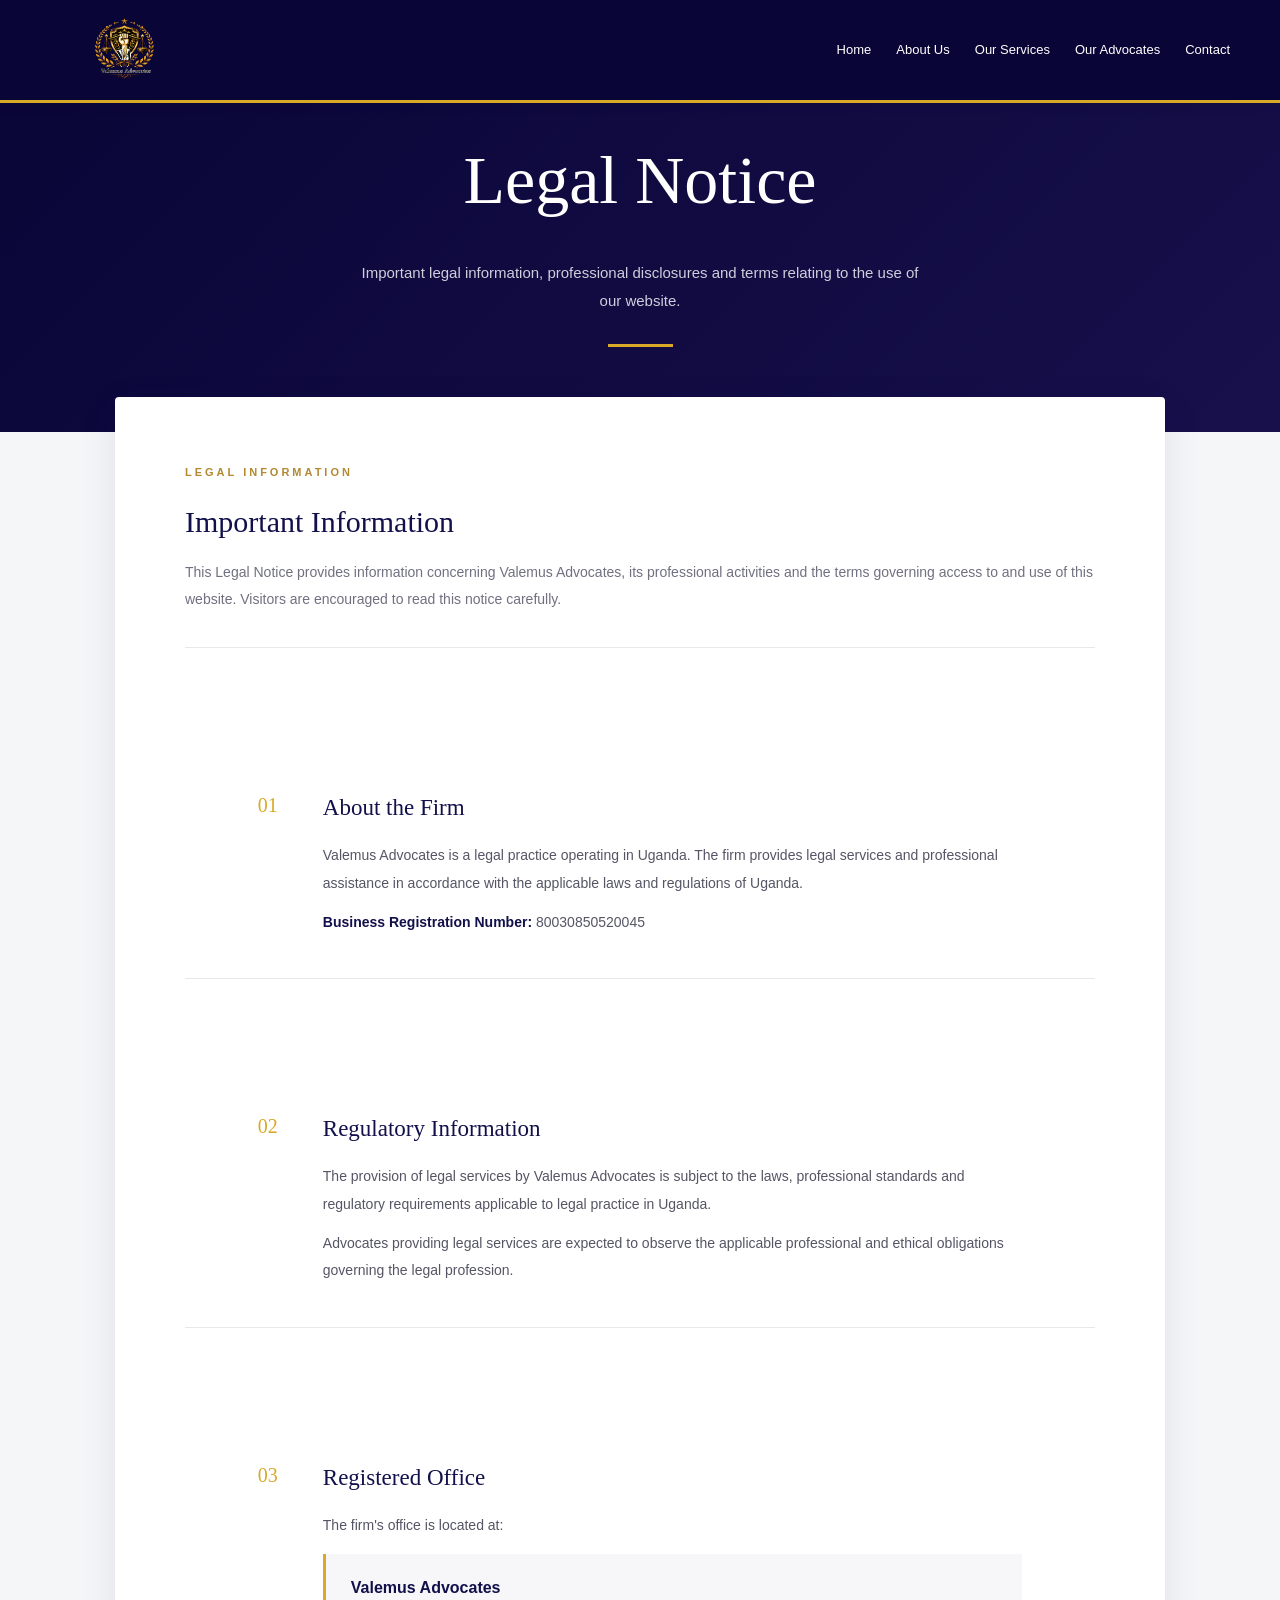
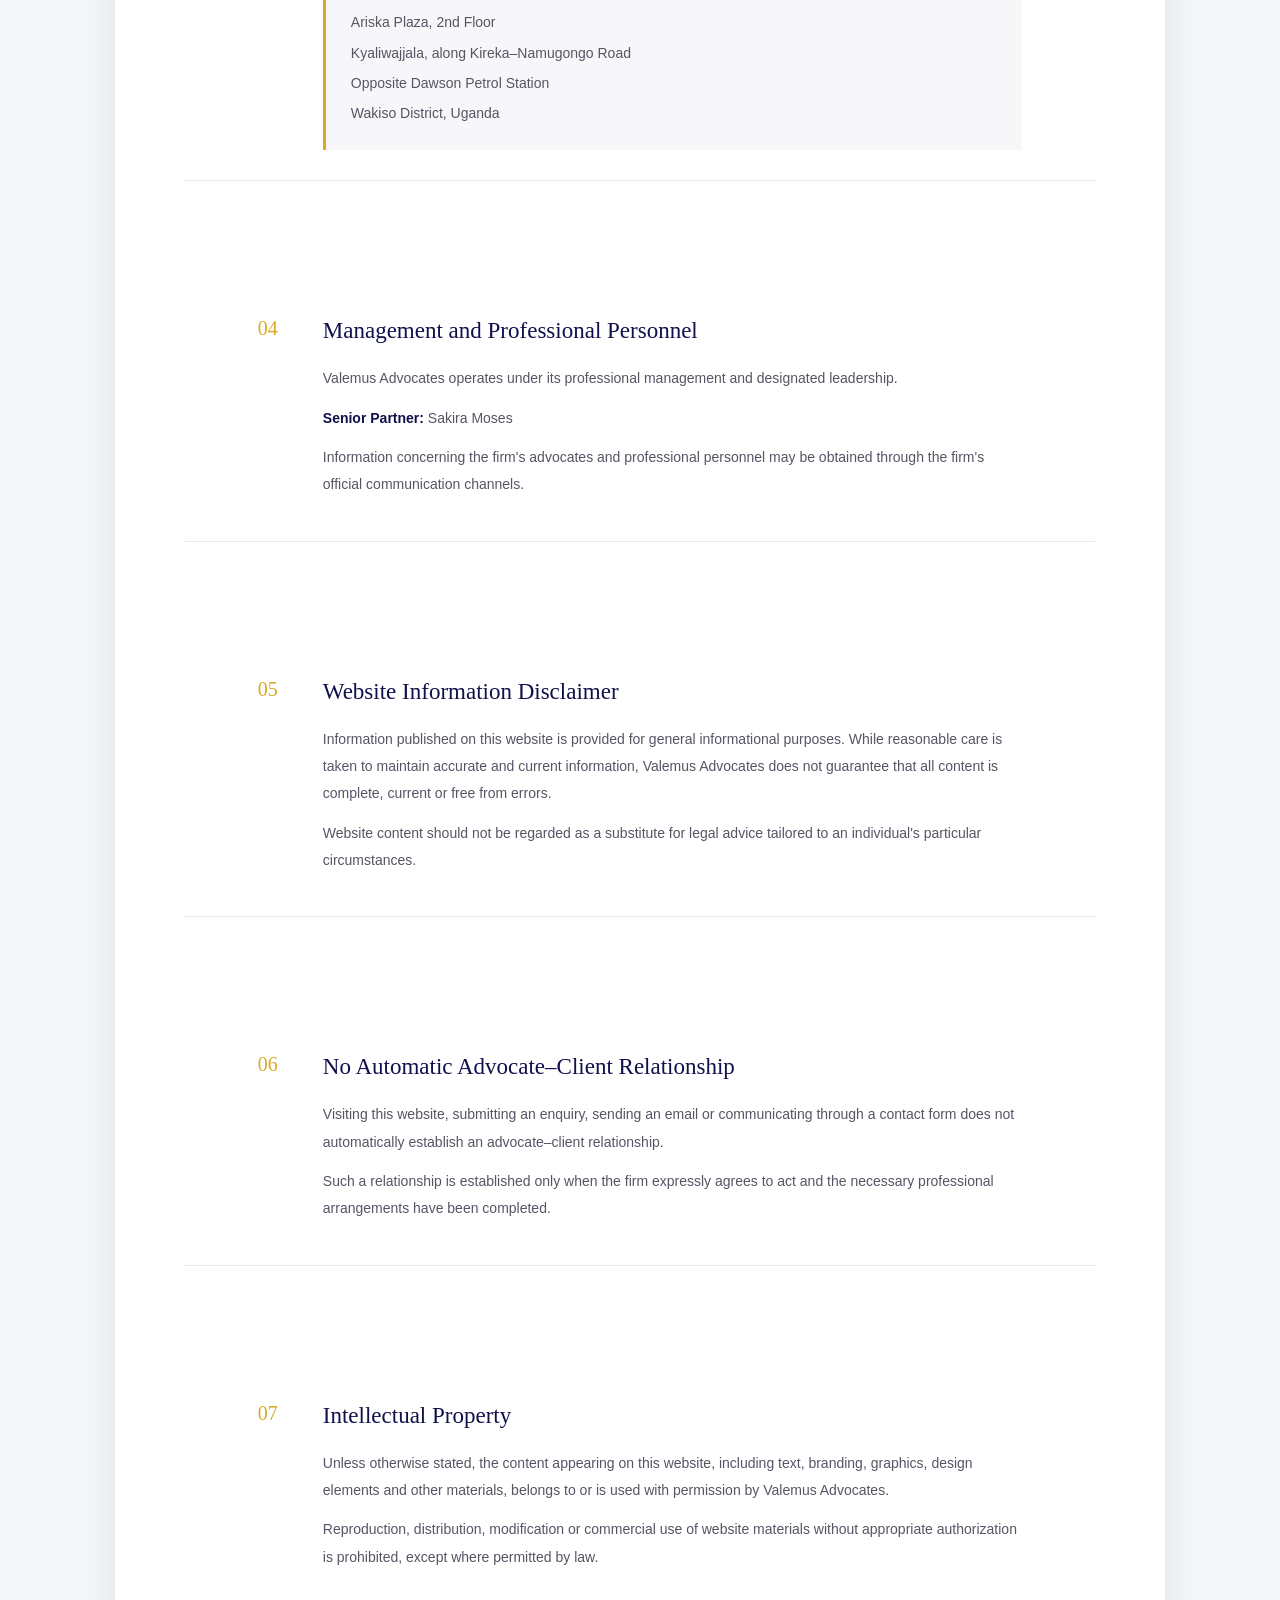
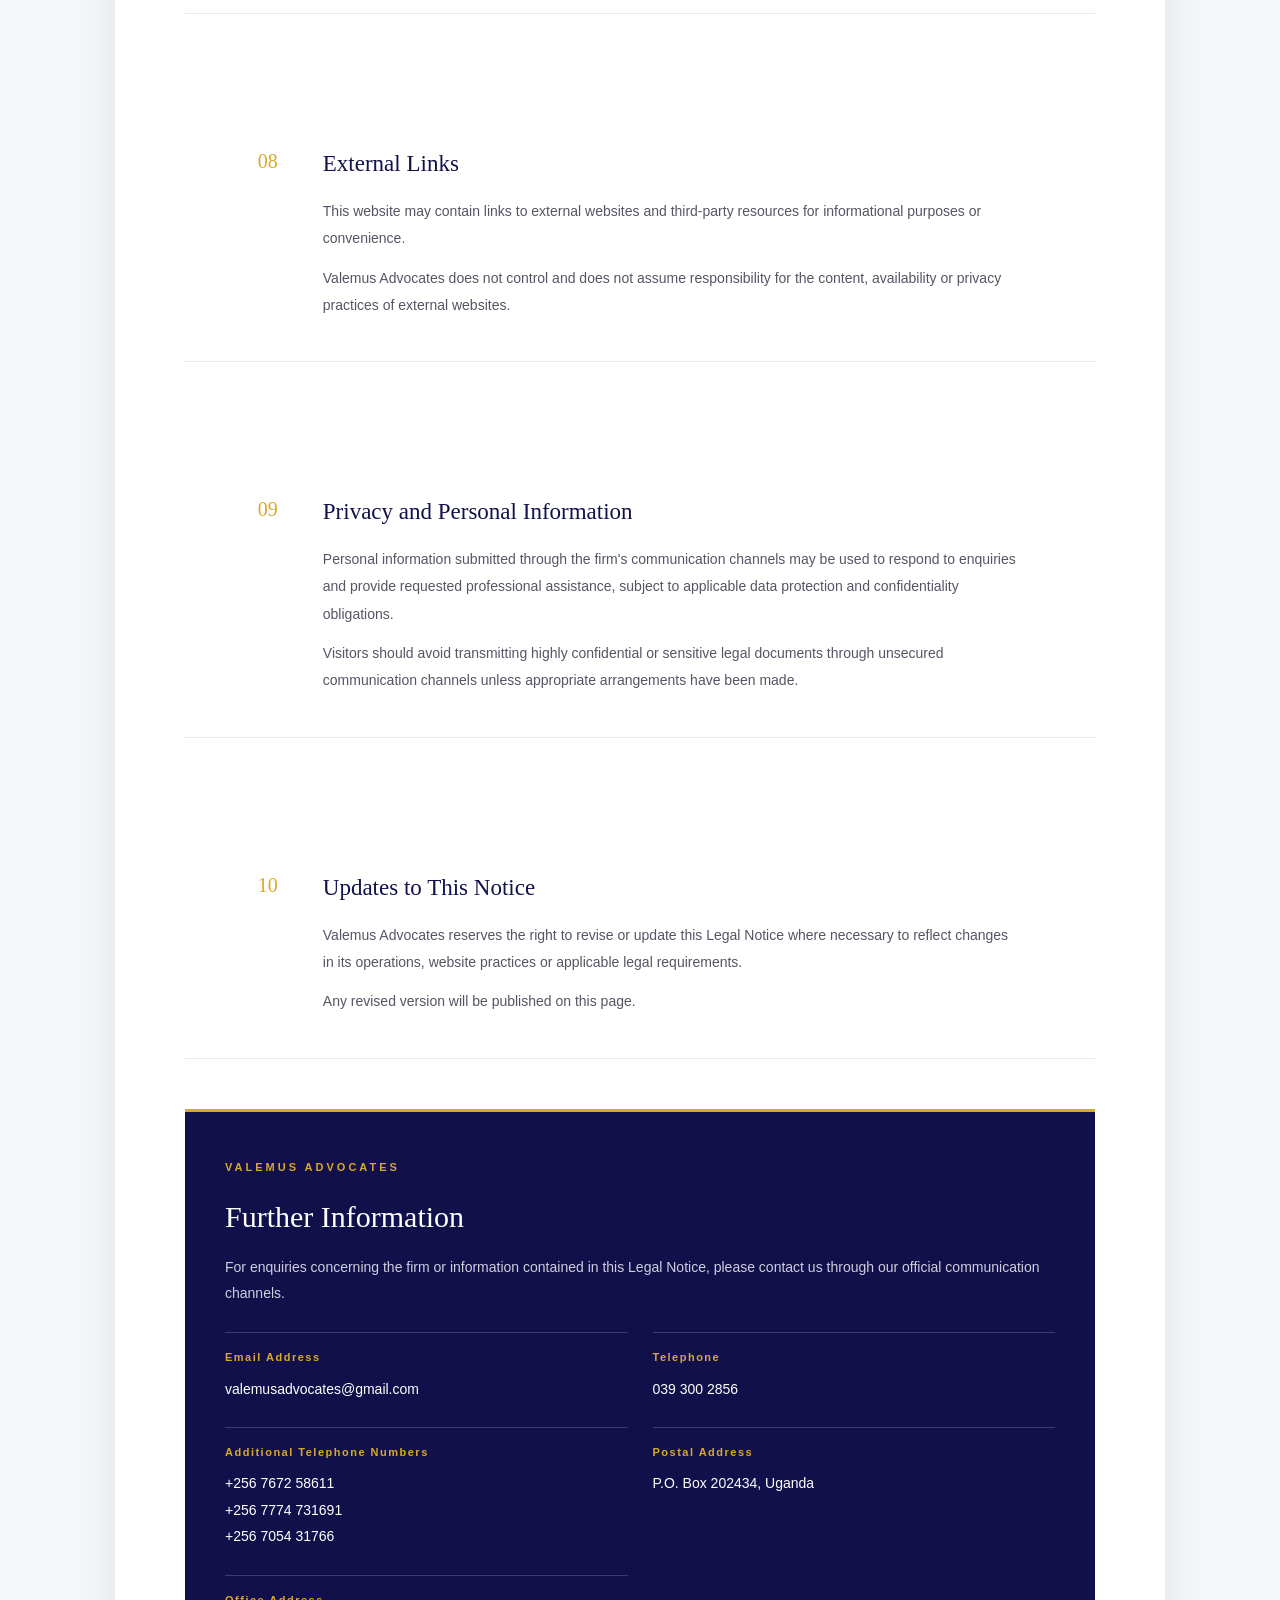
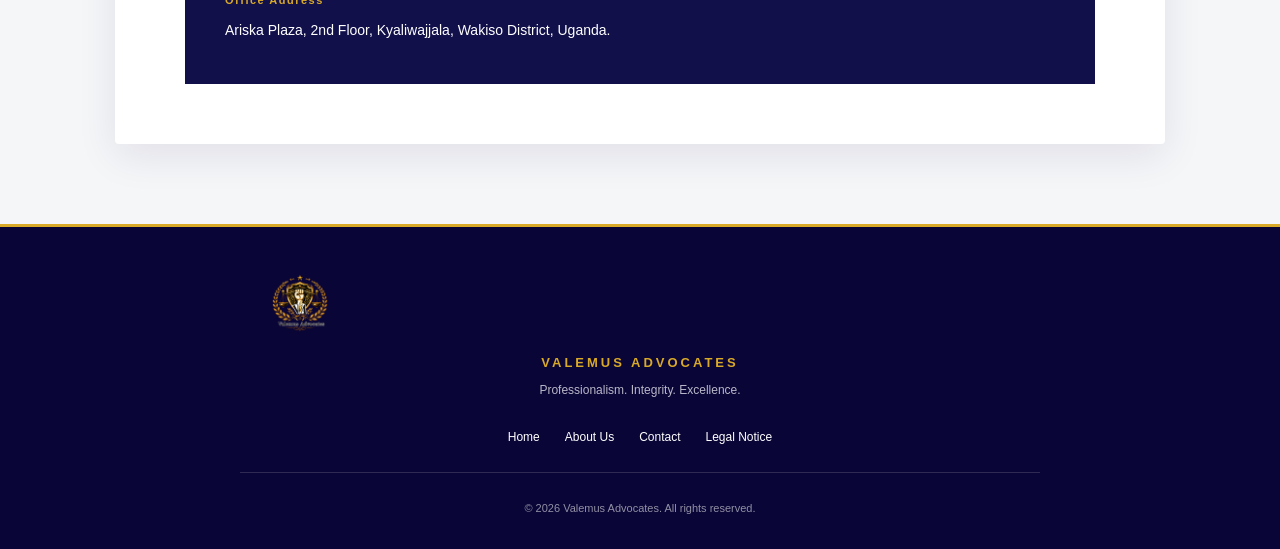
<file: legal-notice.html>
<!DOCTYPE html>
<html lang="en">
<head>
    <meta charset="UTF-8">
    <meta name="viewport" content="width=device-width, initial-scale=1.0">

    <title>Legal Notice | Valemus Advocates</title>

    <meta name="description" content="Official legal notice of Valemus Advocates, Uganda. Find information about the firm, regulatory matters, website disclaimers and contact details.">

    <link rel="icon" href="Images/Valemus Logo.png" type="image/png">

    <link rel="stylesheet" href="style.css?v=1.0.0">
        
</head>

<body class="legal-notice-page">

    <!-- HEADER -->
    <header class="ln-header">
        <div class="ln-header-inner">

            <a href="index.html" class="ln-logo">
                <img src="Images/Valemus Logo.png" alt="Valemus Advocates">
            </a>

            <nav class="ln-nav">
                <a href="index.html">Home</a>
                <a href="index.html#about">About Us</a>
                <a href="index.html#services">Our Services</a>
                <a href="index.html#team">Our Advocates</a>
                <a href="index.html#contact">Contact</a>
            </nav>

        </div>
    </header>


    <!-- HERO -->
    <section class="ln-hero">

        <div class="ln-hero-inner">

            <span class="ln-eyebrow">VALEMUS ADVOCATES</span>

            <h1>Legal Notice</h1>

            <p>
                Important legal information, professional disclosures
                and terms relating to the use of our website.
            </p>

            <span class="ln-gold-line"></span>

        </div>

    </section>


    <!-- MAIN CONTENT -->
    <main class="ln-main">

        <article class="ln-document">

            <div class="ln-introduction">

                <span class="ln-label">LEGAL INFORMATION</span>

                <h2>Important Information</h2>

                <p>
                    This Legal Notice provides information concerning
                    Valemus Advocates, its professional activities and
                    the terms governing access to and use of this website.
                    Visitors are encouraged to read this notice carefully.
                </p>

            </div>


            <!-- 01 -->
            <section class="ln-section">

                <div class="ln-number">01</div>

                <div class="ln-section-body">

                    <h2>About the Firm</h2>

                    <p>
                        Valemus Advocates is a legal practice operating
                        in Uganda. The firm provides legal services and
                        professional assistance in accordance with the
                        applicable laws and regulations of Uganda.
                    </p>

                    <p>
                        <strong>Business Registration Number:</strong>
                        80030850520045
                    </p>

                </div>

            </section>


            <!-- 02 -->
            <section class="ln-section">

                <div class="ln-number">02</div>

                <div class="ln-section-body">

                    <h2>Regulatory Information</h2>

                    <p>
                        The provision of legal services by Valemus
                        Advocates is subject to the laws, professional
                        standards and regulatory requirements applicable
                        to legal practice in Uganda.
                    </p>

                    <p>
                        Advocates providing legal services are expected
                        to observe the applicable professional and
                        ethical obligations governing the legal profession.
                    </p>

                </div>

            </section>


            <!-- 03 -->
            <section class="ln-section">

                <div class="ln-number">03</div>

                <div class="ln-section-body">

                    <h2>Registered Office</h2>

                    <p>
                        The firm's office is located at:
                    </p>

                    <div class="ln-address">

                        <strong>Valemus Advocates</strong>

                        <p>Ariska Plaza, 2nd Floor</p>
                        <p>Kyaliwajjala, along Kireka–Namugongo Road</p>
                        <p>Opposite Dawson Petrol Station</p>
                        <p>Wakiso District, Uganda</p>

                    </div>

                </div>

            </section>


            <!-- 04 -->
            <section class="ln-section">

                <div class="ln-number">04</div>

                <div class="ln-section-body">

                    <h2>Management and Professional Personnel</h2>

                    <p>
                        Valemus Advocates operates under its professional
                        management and designated leadership.
                    </p>

                    <p>
                        <strong>Senior Partner:</strong> Sakira Moses
                    </p>

                    <p>
                        Information concerning the firm's advocates
                        and professional personnel may be obtained
                        through the firm's official communication channels.
                    </p>

                </div>

            </section>


            <!-- 05 -->
            <section class="ln-section">

                <div class="ln-number">05</div>

                <div class="ln-section-body">

                    <h2>Website Information Disclaimer</h2>

                    <p>
                        Information published on this website is
                        provided for general informational purposes.
                        While reasonable care is taken to maintain
                        accurate and current information, Valemus
                        Advocates does not guarantee that all content
                        is complete, current or free from errors.
                    </p>

                    <p>
                        Website content should not be regarded as
                        a substitute for legal advice tailored to
                        an individual's particular circumstances.
                    </p>

                </div>

            </section>


            <!-- 06 -->
            <section class="ln-section">

                <div class="ln-number">06</div>

                <div class="ln-section-body">

                    <h2>No Automatic Advocate–Client Relationship</h2>

                    <p>
                        Visiting this website, submitting an enquiry,
                        sending an email or communicating through
                        a contact form does not automatically establish
                        an advocate–client relationship.
                    </p>

                    <p>
                        Such a relationship is established only when
                        the firm expressly agrees to act and the
                        necessary professional arrangements have
                        been completed.
                    </p>

                </div>

            </section>


            <!-- 07 -->
            <section class="ln-section">

                <div class="ln-number">07</div>

                <div class="ln-section-body">

                    <h2>Intellectual Property</h2>

                    <p>
                        Unless otherwise stated, the content appearing
                        on this website, including text, branding,
                        graphics, design elements and other materials,
                        belongs to or is used with permission by
                        Valemus Advocates.
                    </p>

                    <p>
                        Reproduction, distribution, modification
                        or commercial use of website materials
                        without appropriate authorization is
                        prohibited, except where permitted by law.
                    </p>

                </div>

            </section>


            <!-- 08 -->
            <section class="ln-section">

                <div class="ln-number">08</div>

                <div class="ln-section-body">

                    <h2>External Links</h2>

                    <p>
                        This website may contain links to external
                        websites and third-party resources for
                        informational purposes or convenience.
                    </p>

                    <p>
                        Valemus Advocates does not control and
                        does not assume responsibility for the
                        content, availability or privacy practices
                        of external websites.
                    </p>

                </div>

            </section>


            <!-- 09 -->
            <section class="ln-section">

                <div class="ln-number">09</div>

                <div class="ln-section-body">

                    <h2>Privacy and Personal Information</h2>

                    <p>
                        Personal information submitted through the
                        firm's communication channels may be used
                        to respond to enquiries and provide requested
                        professional assistance, subject to applicable
                        data protection and confidentiality obligations.
                    </p>

                    <p>
                        Visitors should avoid transmitting highly
                        confidential or sensitive legal documents
                        through unsecured communication channels
                        unless appropriate arrangements have been made.
                    </p>

                </div>

            </section>


            <!-- 10 -->
            <section class="ln-section">

                <div class="ln-number">10</div>

                <div class="ln-section-body">

                    <h2>Updates to This Notice</h2>

                    <p>
                        Valemus Advocates reserves the right to
                        revise or update this Legal Notice where
                        necessary to reflect changes in its operations,
                        website practices or applicable legal requirements.
                    </p>

                    <p>
                        Any revised version will be published on
                        this page.
                    </p>

                </div>

            </section>


            <!-- CONTACT -->
            <section class="ln-contact">

                <span class="ln-label">VALEMUS ADVOCATES</span>

                <h2>Further Information</h2>

                <p>
                    For enquiries concerning the firm or information
                    contained in this Legal Notice, please contact
                    us through our official communication channels.
                </p>

                <div class="ln-contact-grid">

                    <div class="ln-contact-item">
                        <span>Email Address</span>
                        <a href="mailto:valemusadvocates@gmail.com">
                            valemusadvocates@gmail.com
                        </a>
                    </div>

                    <div class="ln-contact-item">
                        <span>Telephone</span>
                        <a href="tel:+256393002856">
                            039 300 2856
                        </a>
                    </div>

                    <div class="ln-contact-item">
                        <span>Additional Telephone Numbers</span>
                        <p>+256 7672 58611</p>
                        <p>+256 7774 731691</p>
                        <p>+256 7054 31766</p>
                    </div>

                    <div class="ln-contact-item">
                        <span>Postal Address</span>
                        <p>P.O. Box 202434, Uganda</p>
                    </div>

                    <div class="ln-contact-item">
                        <span>Office Address</span>
                        <p>
                            Ariska Plaza, 2nd Floor,
                            Kyaliwajjala, Wakiso District, Uganda.
                        </p>
                    </div>

                </div>

            </section>

        </article>

    </main>


    <!-- FOOTER -->
    <footer class="ln-footer">

        <div class="ln-footer-inner">

            <img src="Images/Valemus Logo.png" alt="Valemus Advocates Logo">

            <h3>VALEMUS ADVOCATES</h3>

            <p>Professionalism. Integrity. Excellence.</p>

            <div class="ln-footer-links">

                <a href="index.html">Home</a>
                <a href="index.html#about">About Us</a>
                <a href="index.html#contact">Contact</a>
                <a href="legal-notice.html">Legal Notice</a>

            </div>

            <div class="ln-footer-divider"></div>

            <p class="ln-copyright">
                &copy; 2026 Valemus Advocates. All rights reserved.
            </p>

        </div>

    </footer>

</body>
</html>
</file>
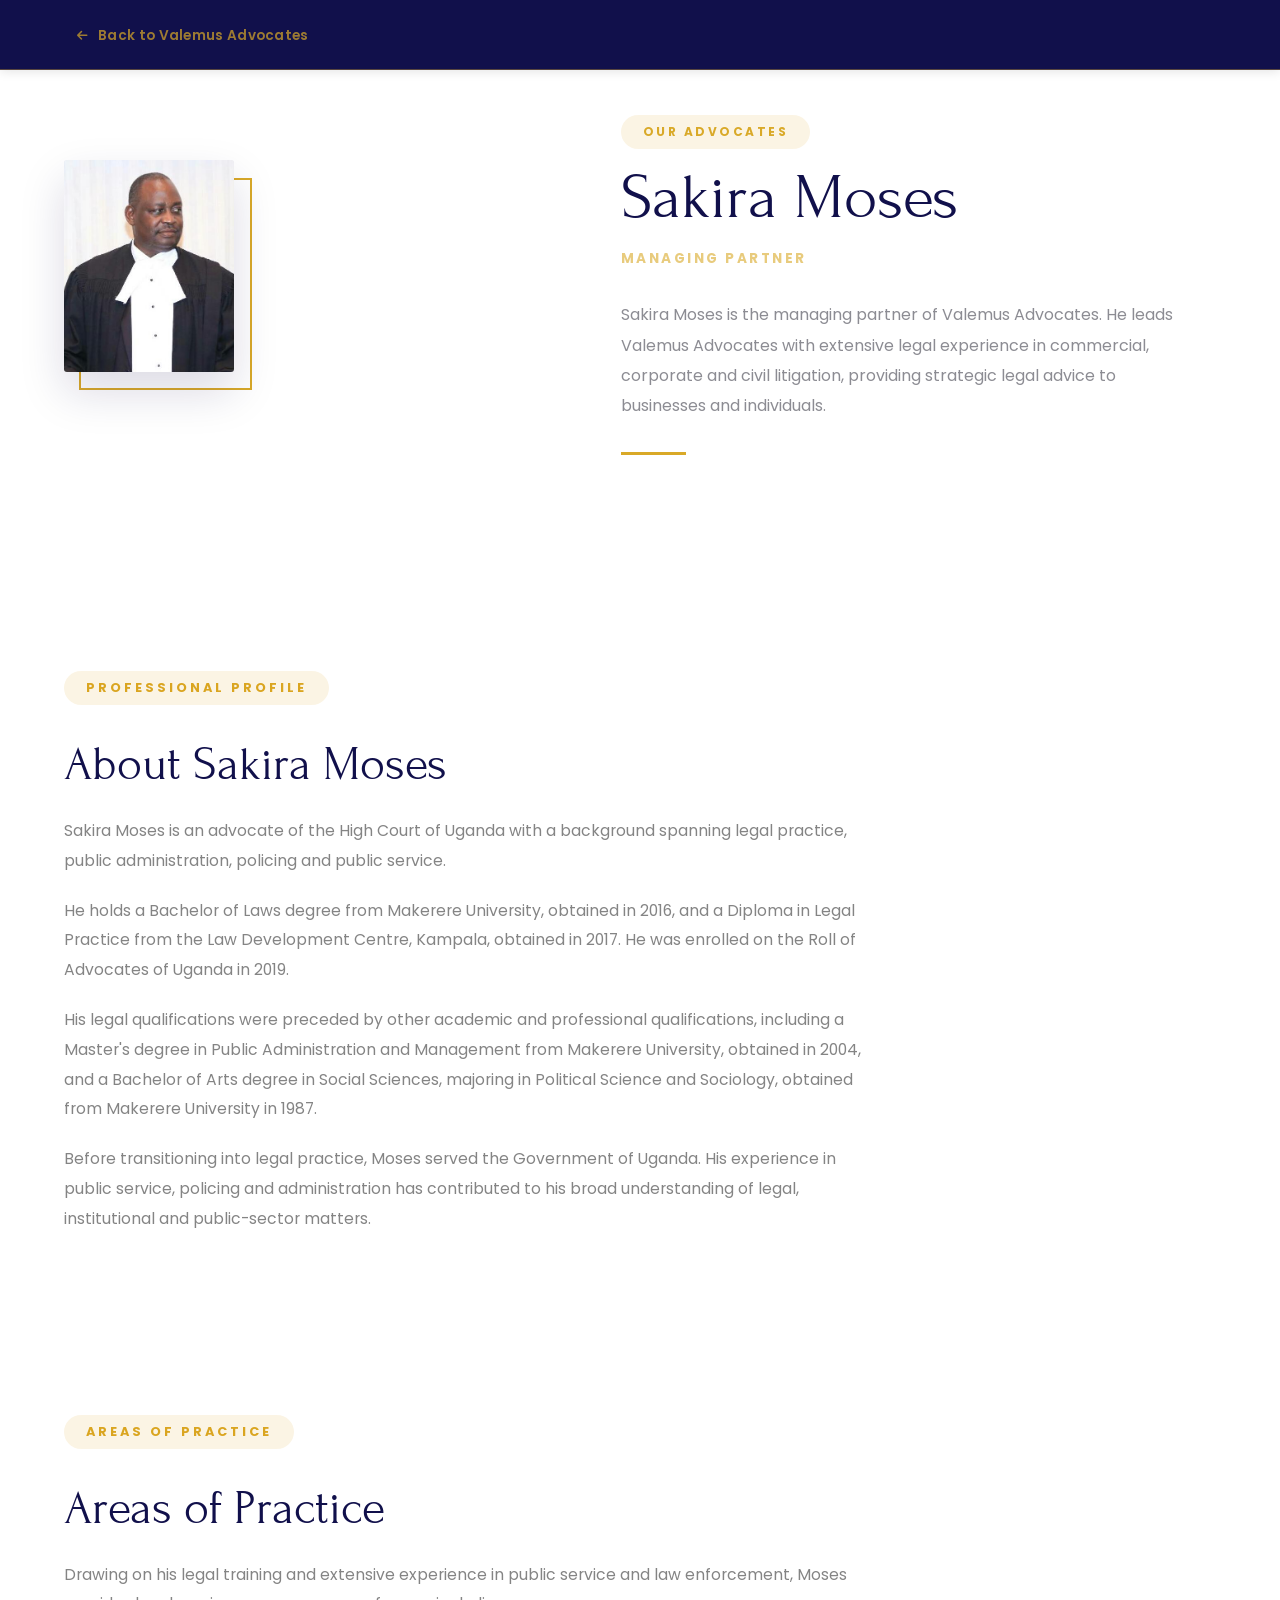
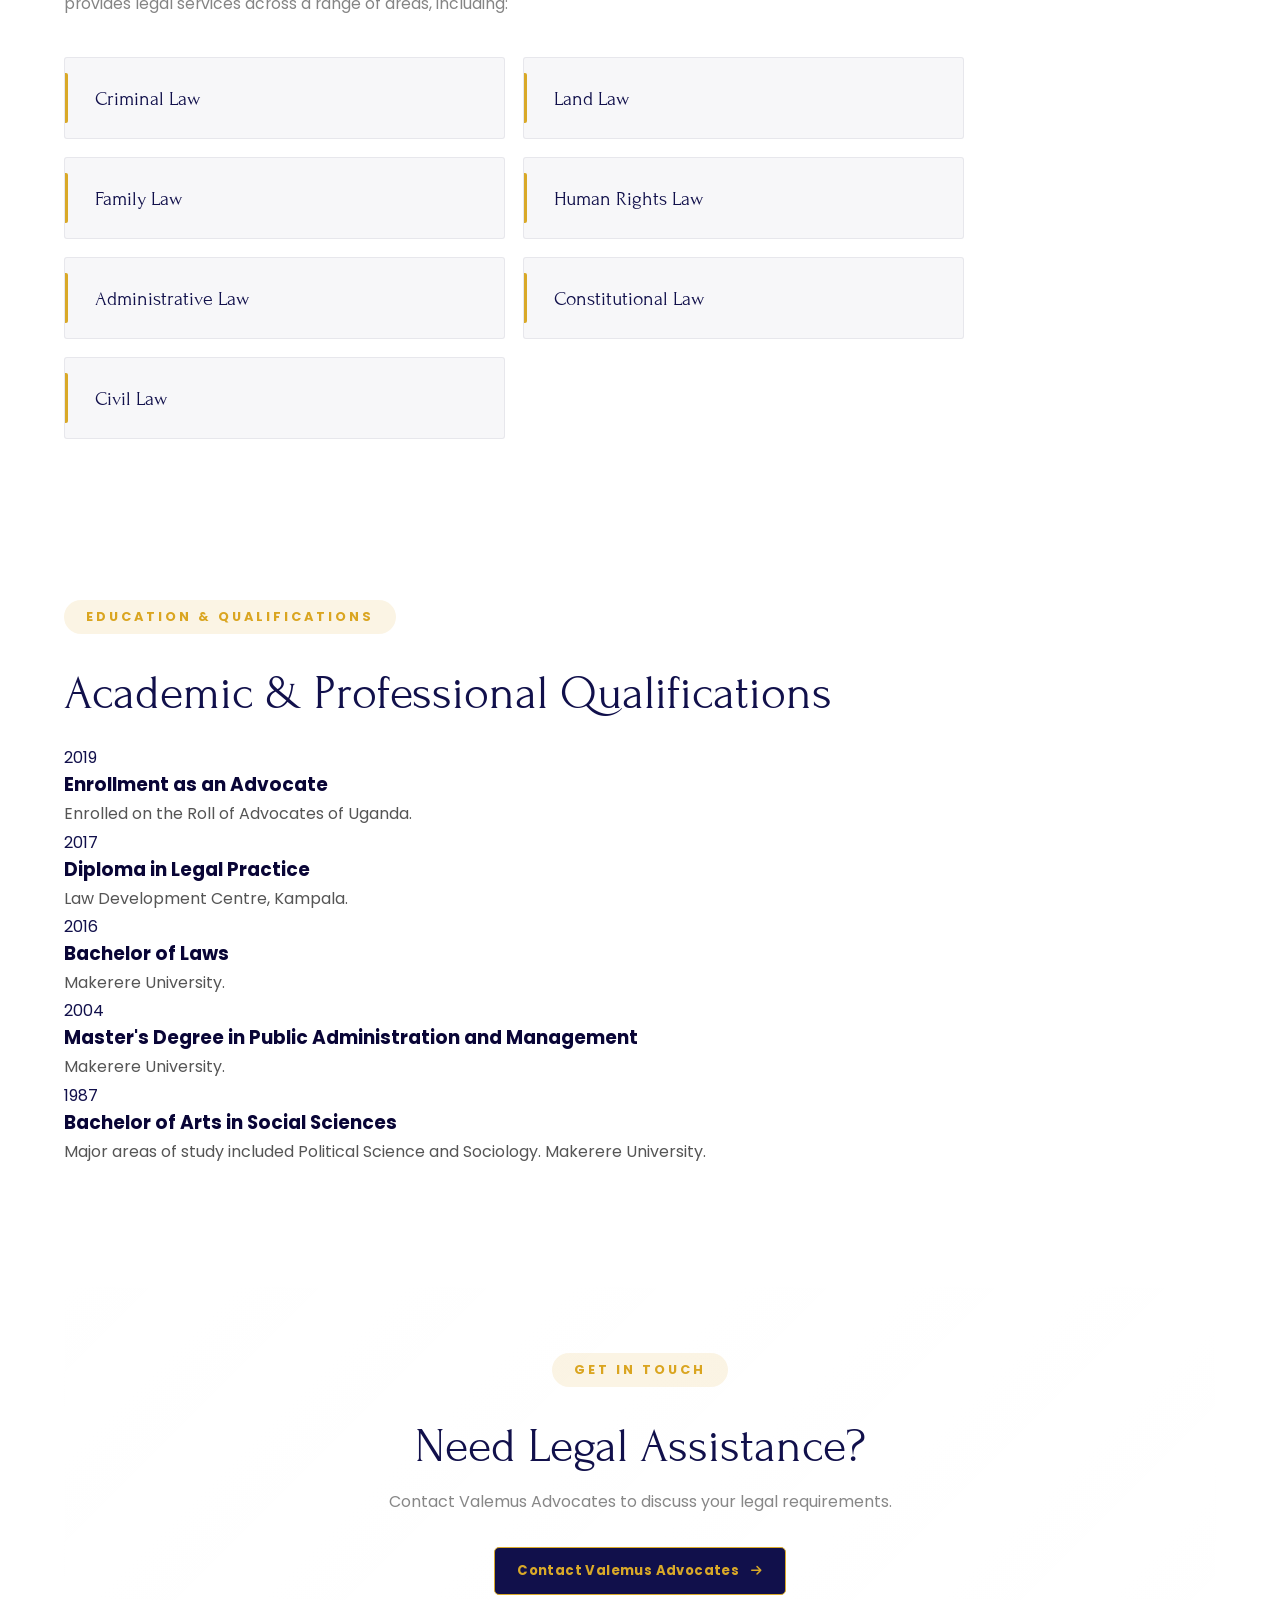
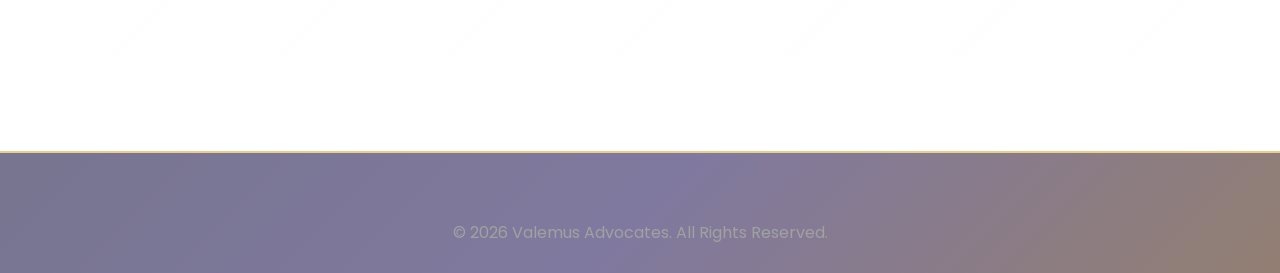
<file: sakira-moses.html>
<!DOCTYPE html>
<html lang="en">

<head>

    <meta charset="UTF-8">

    <meta
        name="viewport"
        content="width=device-width, initial-scale=1.0"
    >

    <title>
        Sakira Moses | Valemus Advocates
    </title>
    <link rel="icon" href="Images/Valemus Logo.png">


    <!-- GOOGLE FONTS -->

    <link
        rel="preconnect"
        href="https://fonts.googleapis.com"
    >

    <link
        rel="preconnect"
        href="https://fonts.gstatic.com"
        crossorigin
    >

    <link
        href="https://fonts.googleapis.com/css2?family=DM+Sans:wght@400;500;600;700&family=Forum&display=swap"
        rel="stylesheet"
    >


    <!-- FONT AWESOME -->

    <link
        rel="stylesheet"
        href="https://cdnjs.cloudflare.com/ajax/libs/font-awesome/6.5.2/css/all.min.css"
    >


    <!-- YOUR MAIN CSS -->

    <link
        rel="stylesheet"
        href="style.css"
    >
    <link rel="canonical" href="https://valemusadvocates.com/sakira-moses.html">

</head>


<body>


    <!-- ==================================================
                            HEADER
    =================================================== -->

    <header class="profile-header">

        <a
            href="index.html#team"
            class="profile-back"
        >

            <i class="fa-solid fa-arrow-left"></i>

            Back to Valemus Advocates

        </a>

    </header>



    <!-- ==================================================
                         LAWYER PROFILE
    =================================================== -->

    <main class="lawyer-profile-page">


        <!-- HERO -->

        <!-- ======================================================
                    LAWYER PROFILE HERO
====================================================== -->

<section class="lawyer-profile-hero">

    <!-- ================================================
                        LAWYER IMAGE
    ================================================= -->

   <section class="lawyer-profile-hero">

    <div class="lawyer-profile-photo">

        <div class="photo-frame">

            <img
                src="Images/Lawyer 1.jpeg"
                alt="Mr. Sakira Moses"
            >

        </div>

        <div class="photo-accent"></div>

    </div>


    
</section>


    <!-- ================================================
                      LAWYER INTRODUCTION
    ================================================= -->

    <div class="lawyer-profile-intro">

        <span class="section-tag">
            OUR ADVOCATES
        </span>


        <h1>
            Sakira Moses
        </h1>


        <p class="profile-position">
            Managing Partner
        </p>


        <p>
            Sakira Moses is the managing partner of Valemus Advocates. 
            He leads Valemus Advocates
            with extensive legal experience in
            commercial, corporate and civil
            litigation, providing strategic legal
            advice to businesses and individuals.
        </p>

    </div>

</section>




        <!-- ==================================================
                PROFESSIONAL PROFILE
=================================================== -->

<section class="profile-section">

    <span class="section-tag">
        PROFESSIONAL PROFILE
    </span>

    <h2>
        About Sakira Moses
    </h2>

    <p>
        Sakira Moses is an advocate of the
        High Court of Uganda with a
        background spanning legal practice, public
        administration, policing and public service.
    </p>

    <p>
        He holds a Bachelor of Laws degree from Makerere
        University, obtained in 2016, and a Diploma in
        Legal Practice from the Law Development Centre,
        Kampala, obtained in 2017. He was enrolled on
        the Roll of Advocates of Uganda in 2019.
    </p>

    <p>
        His legal qualifications were preceded by other
        academic and professional qualifications,
        including a Master's degree in Public
        Administration and Management from Makerere
        University, obtained in 2004, and a Bachelor of
        Arts degree in Social Sciences, majoring in
        Political Science and Sociology, obtained from
        Makerere University in 1987.
    </p>

    <p>
        Before transitioning into legal practice, 
        Moses served the Government of Uganda. His experience
        in public service, policing and administration
        has contributed to his broad understanding of
        legal, institutional and public-sector matters.
    </p>

</section>



        <!-- ==================================================
                        AREAS OF PRACTICE
        =================================================== -->


<section class="profile-section">

    <span class="section-tag">
        AREAS OF PRACTICE
    </span>

    <h2>
        Areas of Practice
    </h2>

    <p>
        Drawing on his legal training and extensive
        experience in public service and law enforcement,
        Moses provides legal services across a range
        of areas, including:
    </p>


    <div class="practice-grid">

        <div class="practice-item">
            Criminal Law
        </div>

        <div class="practice-item">
            Land Law
        </div>

        <div class="practice-item">
            Family Law
        </div>

        <div class="practice-item">
            Human Rights Law
        </div>

        <div class="practice-item">
            Administrative Law
        </div>

        <div class="practice-item">
            Constitutional Law
        </div>

        <div class="practice-item">
            Civil Law
        </div>

    </div>

</section>


       <!-- ==================================================
                PROFESSIONAL EXPERIENCE
=================================================== -->

<!-- <section class="profile-section">

    <span class="section-tag">
        PROFESSIONAL EXPERIENCE
    </span>

    <h2>
        A Distinguished Career in Public Service
    </h2>

    <p>
        Before transitioning to legal practice, Mr.
        Moses served in the Government of Uganda in a
        career within the police force spanning several
        decades.
    </p>

    <p>
        He joined the Uganda Police Force in 1987 as a
        Cadet Assistant Superintendent of Police and
        rose through the ranks, retiring in 2022 at the
        rank of Senior Commissioner of Police.
    </p>

    <p>
        During his career in the police force, he served
        in a number of significant leadership and
        operational positions, including roles associated
        with the Directorate of Criminal Investigations
        and Interpol and International Relations.
    </p>

    <p>
        He also served as a Police Attaché (Diplomat) in
        South Sudan. His extensive training, courses and
        practical experience gained throughout his
        career have contributed to his broad perspective
        on criminal justice, public administration,
        human rights and institutional governance.
    </p>

</section> -->



        <!-- ==================================================
                EDUCATION & QUALIFICATIONS
=================================================== -->

<section class="profile-section">

    <span class="section-tag">
        EDUCATION & QUALIFICATIONS
    </span>

    <h2>
        Academic & Professional Qualifications
    </h2>


    <div class="qualification-list">


        <div class="qualification-item">

            <div class="qualification-year">
                2019
            </div>

            <div class="qualification-content">

                <h3>
                    Enrollment as an Advocate
                </h3>

                <p>
                    Enrolled on the Roll of Advocates
                    of Uganda.
                </p>

            </div>

        </div>


        <div class="qualification-item">

            <div class="qualification-year">
                2017
            </div>

            <div class="qualification-content">

                <h3>
                    Diploma in Legal Practice
                </h3>

                <p>
                    Law Development Centre,
                    Kampala.
                </p>

            </div>

        </div>


        <div class="qualification-item">

            <div class="qualification-year">
                2016
            </div>

            <div class="qualification-content">

                <h3>
                    Bachelor of Laws
                </h3>

                <p>
                    Makerere University.
                </p>

            </div>

        </div>


        <div class="qualification-item">

            <div class="qualification-year">
                2004
            </div>

            <div class="qualification-content">

                <h3>
                    Master's Degree in Public Administration
                    and Management
                </h3>

                <p>
                    Makerere University.
                </p>

            </div>

        </div>


        <div class="qualification-item">

            <div class="qualification-year">
                1987
            </div>

            <div class="qualification-content">

                <h3>
                    Bachelor of Arts in Social Sciences
                </h3>

                <p>
                    Major areas of study included
                    Political Science and Sociology.
                    Makerere University.
                </p>

            </div>

        </div>


    </div>

</section>


<!-- ==================================================
                PROFESSIONAL DOCUMENTS
=================================================== -->



        <!-- ==================================================
                            CONTACT
        =================================================== -->

        <section class="profile-contact">

            <span class="section-tag">
                GET IN TOUCH
            </span>

            <h2>
                Need Legal Assistance?
            </h2>

            <p>
                Contact Valemus Advocates to discuss
                your legal requirements.
            </p>

            <a
                href="index.html#contact"
                class="profile-btn"
            >

                Contact Valemus Advocates

                <i class="fa-solid fa-arrow-right"></i>

            </a>

        </section>


    </main>



    <!-- ==================================================
                            FOOTER
    =================================================== -->

    <footer class="profile-footer">

        <p>
            © 2026 Valemus Advocates.
            All Rights Reserved.
        </p>

    </footer>


</body>

</html>
</file>
<file: style.css>
/* ==================================================
                1. GOOGLE FONTS
================================================== */

@import url('https://fonts.googleapis.com/css2?family=Miniver&family=Poppins:ital,wght@0,500;0,600;0,700;1,400&display=swap');


/* ==================================================
                2. CSS VARIABLES
================================================== */

:root{

    /* Brand Colours */

    --primary-color:#090536;;
    --secondary-color:goldenrod;

    --white:#ffffff;
    --black:#1d1d1d;

    --text-color:#555555;

    --light-bg:#fafafa;
    --section-bg:#faf4f5;

    /* Layout */

    --site-max-width:1200px;

    --section-padding:100px;

    --border-radius:15px;

    /* Shadows */

    --shadow-small:0 5px 15px rgba(0,0,0,.08);

    --shadow-medium:0 10px 30px rgba(0,0,0,.12);

    --shadow-large:0 18px 40px rgba(0,0,0,.15);

    /* Animation */

    --transition:.35s ease;

}



/* ==================================================
                3. RESET
================================================== */

*{

    margin:0;

    padding:0;

    box-sizing:border-box;

}

html {
    scroll-behavior:  auto !important;
}

body{

    font-family:"Poppins",sans-serif;

    background:var(--white);

    color:var(--black);

    overflow-x:hidden;

}

img{

    width:100%;

    display:block;

}

a{

    text-decoration:none;

}

ul{

    list-style:none;

}

button{

    border:none;

    background:none;

    cursor:pointer;

    font-family:inherit;

}

input,
textarea{

    font-family:inherit;

}


/* ===================================
 4. GLOBAL STYLES
  =================================== */ 
*{
 margin: 0;
padding: 0;
box-sizing: border-box;
 } 
 html{ 
scroll-behavior: smooth; 
} 
body{ 
font-family: "Poppins", sans-serif;
 } 
 ul{ 
list-style: none; 
}
 a{ 
text-decoration: none;
 }
  img{
 max-width: 100%; 
 display: block; 
}
 button{
 border: none; 
 background: none; 
 cursor: pointer; 
}
.section-content{
 max-width: var(--site-max-width); 
 margin: 0 auto; 
 padding: 0 20px; 
}


section{

    padding:var(--section-padding) 8%;

}



.section-title{

    text-align:center;

    font-size:2rem;

    color:var(--primary-color);

    margin-bottom:70px;

    position:relative;

}

.section-title::after{

    content:"";

    width:90px;

    height:4px;

    background:var(--secondary-color);

    display:block;

    margin:18px auto 0;

    border-radius:20px;

}

p{

    color:var(--text-color);

    line-height:1.9;

    font-size:1rem;

}

h3{

    color:var(--primary-color);

}



/* ==================================================
                5. COMMON BUTTONS
================================================== */

.btn{

    display:flex;

    justify-content:center;

    align-items:center;

    gap:20px;

    flex-wrap:wrap;

}

.btn a{

    padding:15px 38px;

    border-radius:50px;

    font-weight:600;

    transition:var(--transition);

}

.gold{

    background:var(--secondary-color);

    color:var(--white);

}

.gold:hover{

    background:var(--primary-color);

    transform:translateY(-4px);

}

.black{

    background:var(--primary-color);

    color:var(--white);

}

.black:hover{

    background:var(--secondary-color);

    transform:translateY(-4px);

}



/* ==================================================
                6. REVEAL ANIMATION
================================================== */

.reveal{

    opacity:0;

    transform:translateY(60px);

    transition:1s ease;

}

.reveal.active{

    opacity:1;

    transform:translateY(0);

}

/* ==================================================
                7. HEADER
================================================== */

header{

    position:fixed;

    top:0;

    left:0;

    width:100%;

    background:rgba(9,5,54,.97);

    backdrop-filter:blur(10px);

    box-shadow:0 5px 20px rgba(0,0,0,.12);

    z-index:1000;

}


/* ==================================================
                8. NAVIGATION
================================================== */

/*.navbar{
    max-width:var(--site-max-width);
    height:90px;
    margin:auto;

    padding:0 5%;

    display:flex;

    justify-content:space-between;
    align-items: center;

} */


/* Logo */

/*.navbar img{

    width:90px;

    cursor:pointer;

    transition:var(--transition);

}*/

.navbar img:hover{

    transform:scale(1.05);

}


/* Navigation Container */

.navigation{

    display:flex;

    align-items:center;

}


/* Navigation Links */
.nav-menu{

    display:flex;

    align-items:center;

    gap:5px;

}
.nav-item {
    position: relative;
}
/* Individual Links */
.nav-link{
    color:var(--white);
    font-size:0.92rem;
    font-weight:500;
    padding:12px 10px;
    border-radius:25px;
    transition:var(--transition);
    display: block;
    white-space: nowrap;
}
/* Hover */
.nav-link:hover{
    background:var(--secondary-color);
    color:var(--primary-color);
}
/* Active Link */
.nav-link.active{
    background:var(--secondary-color);
    color:var(--primary-color);
}
.dropdown{
    position:relative;
}

.dropdown-menu{

    position:absolute;

    top:100%;
    left:0;

    min-width:230px;

    background:white;

    border-radius:10px;

    box-shadow:0 10px 30px rgba(0,0,0,.12);

    opacity:0;

    visibility:hidden;

    transform:translateY(10px);

    transition:.3s;

    z-index:1000;

}

.dropdown:hover .dropdown-menu{

    opacity:1;

    visibility:visible;

    transform:translateY(0);

}

.dropdown-menu li{

    list-style:none;

}

.dropdown-menu a{

    display:block;

    padding:14px 20px;

    color:#090536;

    transition:.3s;

}

.dropdown-menu a:hover{

    background:goldenrod;

    color:white;

}

.dropdown i{

    transition:.3s;

}

.dropdown.active i{

    transform:rotate(180deg);

}

/* =====================================
   NAVBAR BRANDING
===================================== */

header {
    background: #090536;
    border-bottom: 3px solid goldenrod;
    position: fixed;
    top: 0;
    left: 0;
    width: 100%;
    z-index: 1000;
    box-shadow: 0 2px 10px rgba(0, 0, 0, 0.1);
} 
.navbar {
    display: flex;
    align-items: center;
    justify-content: space-between;
    gap: 25px;
    padding: 15px 25px;
}
.brand {
    display: flex;
    align-items: center;
    gap: 15px;
    flex-shrink: 0;
}
.brand img {
    width: 95px;
    height: 95px;
    object-fit: contain;
}

.brand-text h1 {
    color: goldenrod;
    font-family: Georgia, serif;
    font-size: clamp(1.2rem, 2vw, 2rem);
    text-transform: uppercase;
    white-space: nowrap;
    margin: 0 0 5px;
}

.brand-text p {
    color: #ffffff;
    font-family: Georgia, serif;
    font-size: 0.95rem;
    font-style: italic;
    line-height: 1.35;
}
/* =====================================
   9. MENU BUTTONS
===================================== */

#menu-open-button,
#menu-close-button {
    display: none;
    border: none;
    background: transparent;
    cursor: pointer;
}

/* =====================================
   10. MOBILE NAVIGATION
===================================== */

@media (max-width: 900px) {

    .navbar {
        height: auto;
        min-height: 72px;
        padding: 8px 15px;
        gap: 8px;
    }

    /* Compact branding */
    .brand {
        min-width: 0;
        flex: 1;
        gap: 8px;
    }

    .brand img {
        width: 55px;
        height: 55px;
        object-fit: contain;
        flex-shrink: 0;
    }

    .brand-text {
        min-width: 0;
    }

    .brand-text h1 {
        color: goldenrod;
        font-size: clamp(0.85rem, 3.5vw, 1.2rem);
        line-height: 1.2;
        white-space: normal;
        margin-bottom: 3px;
    }

    .brand-text p {
        color: white;
        font-size: 0.58rem;
        line-height: 1.3;
    }

    /* Gold hamburger button */
    #menu-open-button {
        display: block;
        flex-shrink: 0;
        color: goldenrod;
        font-size: 1.7rem;
        padding: 8px;
    }

    /* Slide-in navigation */
    .nav-menu {
        position: fixed;
        top: 0;
        left: auto;
        right: -300px;
        width: 280px;
        max-width: 85vw;
        height: 100vh;
        padding: 80px 20px 30px;
        background: #090536;

        display: flex;
        flex-direction: column;
        align-items: stretch;
        justify-content: flex-start;
        gap: 8px;

        overflow-y: auto;
        transition: right 0.35s ease;
        box-shadow: -8px 0 25px rgba(0,0,0,.25);
        z-index: 1200;
    }

    .show-mobile-menu .nav-menu {
        left: auto;
        right: 0;
    }

    /* Gold close button */
    #menu-close-button {
        display: block;
        position: absolute;
        top: 20px;
        right: 20px;
        color: goldenrod;
        font-size: 1.7rem;
        padding: 8px;
    }

    .nav-link {
        color: white;
        font-size: 1rem;
        padding: 12px 15px;
        white-space: normal;
    }

    .nav-link:hover,
    .nav-link.active {
        background: rgba(218,165,32,.15);
        color: goldenrod;
    }

    /* Mobile dropdown */
    .dropdown-menu {
        position: static;
        display: none;
        min-width: 0;
        width: 100%;
        padding: 5px 0;
        background: #151044;
        border: none;
        border-radius: 5px;
        box-shadow: none;
        opacity: 1;
        visibility: visible;
        transform: none;
    }

    .dropdown.active .dropdown-menu {
        display: block;
    }

    .dropdown-menu a {
        color: white;
        padding: 11px 20px;
    }
}

/* Extra-small phones */
@media (max-width: 400px) {

    .navbar {
        padding: 8px 10px;
    }

    .brand img {
        width: 43px;
        height: 43px;
    }

    .brand {
        gap: 6px;
    }

    .brand-text h1 {
        font-size: 0.8rem;
    }

    .brand-text p {
        font-size: 0.49rem;
    }

    #menu-open-button {
        font-size: 1.5rem;
    }
}

/* ==================================================
                11. NAVBAR SCROLL EFFECT
================================================== */

header{

    transition:var(--transition);

}

header.scrolled{

    padding:0;

    box-shadow:0 8px 25px rgba(0,0,0,.18);

}

/* ==================================================
                12. HERO SECTION
================================================== */

#home{

    min-height:100vh;

    display:flex;

    flex-direction:column;

    justify-content:center;

    align-items:center;

    text-align:center;

    padding:140px 8% 80px;

    position:relative;

    overflow:hidden;

    background:
    linear-gradient(
        rgba(9,5,54,.72),
        rgba(9,5,54,.72)
    ),
    url("Images/images2.jpeg");

    background-size:cover;

    background-position:center;

    background-attachment:fixed;

}


/* Dark Overlay */

#home::before{

    content:"";

    position:absolute;

    inset:0;

    background:linear-gradient(
        to bottom,
        rgba(0,0,0,.10),
        rgba(0,0,0,.35)
    );

}


/* Keep content above overlay */

#home h2,
#home p,
#home .btn{

    position:relative;

    z-index:2;

}


/* Heading */

#home h1{
    color:white;
    font-size:clamp(2rem,3.5vw,3rem);
    font-weight:700;
    line-height:1.2;
    text-align:center;
    margin-bottom:30px;
}

#home h1 span{
    color:goldenrod;
    display:block;
}


.hero-divider{
    display:flex;
    justify-content:center;
    align-items:center;
    gap:18px;
    margin:25px 0 30px;
}

.hero-divider span{
    width:80px;
    height:2px;
    background:goldenrod;
}

.diamond{
    width:12px;
    height:12px;
    background:goldenrod;
    transform:rotate(45deg);
}

#home h2{

    color:var(--white);

    font-size:3.8rem;

    line-height:1.2;

    max-width:900px;

    margin-bottom:25px;

    font-weight:700;

}


/* Paragraph */

#home p{

    color:rgba(255,255,255,.92);

    font-size:1.15rem;

    max-width:760px;

    margin-bottom:45px;

}


/* Buttons */

#home .btn{

    display:flex;

    justify-content:center;

    gap:20px;

}


/* Hero Buttons */

#home .btn a{

    min-width:180px;

    text-align:center;

}


/* Gold Button */

#home .gold{

    background:var(--secondary-color);

    color:var(--white);

    box-shadow:var(--shadow-medium);

}

#home .gold:hover{

    background:var(--white);

    color:var(--primary-color);

}


/* Outline Button */

#home .black{

    background:transparent;

    color:var(--white);

    border:2px solid var(--white);

}

#home .black:hover{

    background:var(--white);

    color:var(--primary-color);

}



/* ==================================================
                HERO ANIMATION
================================================== */

#home h2{

    animation:slideDown 1s ease;

}

#home p{

    animation:fadeIn 1.5s ease;

}

#home .btn{

    animation:slideUp 1.8s ease;

}



/* ==================================================
                KEYFRAMES
================================================== */

@keyframes slideDown{

    from{

        opacity:0;

        transform:translateY(-40px);

    }

    to{

        opacity:1;

        transform:translateY(0);

    }

}

@keyframes slideUp{

    from{

        opacity:0;

        transform:translateY(40px);

    }

    to{

        opacity:1;

        transform:translateY(0);

    }

}

@keyframes fadeIn{

    from{

        opacity:0;

    }

    to{

        opacity:1;

    }

}



/* ==================================================
                HERO RESPONSIVE
================================================== */

@media(max-width:900px){

    #home{

        background-attachment:scroll;

    }

    #home h1{
        font-size:2.5rem;

        line-height:1.15;

        max-width:100%;

        margin-bottom:25px;
        
    }
    #home h2{

        font-size:3rem;

    }

}

@media(max-width:768px){

    #home{

         min-height:100vh;

        padding:140px 25px 70px;

        justify-content:center;
        align-items:center;
        text-align:center;

    }

     #home h1{
        font-size:2.5rem;

        line-height:1.15;

        max-width:100%;

        margin-bottom:25px;
    }

    #home h1::after{
         width:90px;

        margin-top:20px;
    }
    

    #home h2{

        font-size:2.3rem;

    }

    #home p{

        font-size:1rem;

        line-height:1.8;

        max-width:100%;

        margin-bottom:35px;

    }

    #home .btn{

        flex-direction:column;

        width:100%;

        align-items:center;

        gap:15px;

    }

    #home .btn a{

        width:220px;
   text-align:center;
    }

}




/* ==================================================
                13. ABOUT SECTION
================================================== */

#about{

    background:var(--section-bg);

}

#about .section-content{

    max-width:900px;

}

#about p{

    margin-bottom:25px;

    text-align:justify;

}

#about h3{

    margin:45px 0 18px;

    color:var(--secondary-color);

    font-size:1.4rem;

    font-weight:600;

}

#about h3:first-of-type{

    margin-top:15px;

}



/* ==================================================
                14. PRACTICE AREAS
================================================== */
.ServiceAreas-list{ 
    display: grid; 
    grid-template-columns: repeat(auto-fit, minmax(280px, 1fr)); 
    gap: 25px; 
    margin: 40px 0 70px; 
    padding: 0;
 } 
 .ServiceAreas-list li{ 
list-style: none; 
background: #fff; 
padding: 30px;
border-radius: 12px;
border-top: 4px solid goldenrod; 
box-shadow: 0 5px 15px rgba(0,0,0,0.08); 
line-height: 1.8; transition: 0.4s ease; 
} .ServiceAreas-list li:hover{
transform: translateY(-8px); 
box-shadow: 0 15px 25px rgba(0,0,0,0.15); 
}

/* ==========================
 PRACTICE AREAS HEADING
  ========================== */ 
#practice-areas h3{ 
text-align: center; 
color: #090536; 
font-size: 1.8rem; 
margin-bottom: 30px; 
}

/* ==================================================
                PRACTICE LIST
================================================== */

#practice-areas h3{

    text-align:center;

    font-size:2rem;

    color:var(--primary-color);

    margin-bottom:40px;

}

.practice-list{

    display:flex;

    flex-wrap:wrap;

    justify-content:center;

    gap:18px;

}

.practice-list li{

    background:var(--primary-color);

    color:var(--white);

    padding:14px 28px;

    border-radius:50px;

    font-weight:500;

    transition:var(--transition);

}

/*.practice-list li:hover{

    background:var(--secondary-color);

    color:var(--primary-color);

    transform:translateY(-5px);

}*/



/* ==================================================
                ABOUT & PRACTICE MOBILE
================================================== */

@media(max-width:768px){

    #about p{

        text-align:left;

    }

    #about h3{

        font-size:1.25rem;

    }

    .ServiceAreas-list{

        grid-template-columns:1fr;

        gap:25px;

    }

    .ServiceAreas-list li{

        padding:30px;

    }

    #practice-areas h3{

        font-size:1.6rem;

    }

    .practice-list{

        gap:12px;

    }

    .practice-list li{

        font-size:.9rem;

        padding:12px 18px;

    }

}


/* SERVICES SECTION */
.services-section {
    position: relative;
    overflow: hidden;
    isolation: isolate;
    padding: 100px 6% 90px;
    color: #f4f1ec;
    background: #141619;
}

/* Optional decorative legal emblem */
.services-section::before {
    content: "";
    position: absolute;
    z-index: -1;
    inset: 0;
    background-image: url("Images/Valemus Logo.png");
    background-repeat: no-repeat;
    background-position: center 45%;
    background-size: min(65%, 700px);
    opacity: 0.055;
    pointer-events: none;
}

.services-container {
    max-width: 1200px;
    margin: 0 auto;
}

.services-intro {
    padding-bottom: 55px;
}

.services-intro h2 {
    max-width: 760px;
    margin: 0 0 22px;
    color: #f5f5f5;
    font-size: clamp(2rem, 4.2vw, 3.3rem);
    font-weight: 800;
    line-height: 1.08;
    letter-spacing: -1.5px;
}

.services-intro p {
    max-width: 440px;
    margin: 0;
    color: #c6c4c1;
    font-family: Georgia, serif;
    font-size: 1.1rem;
    line-height: 1.7;
}

.service-category {
    display: grid;
    grid-template-columns: 0.85fr 1.15fr;
    gap: 45px;
    padding-top: 36px;
    border-top: 1px solid #343538;
}

.service-heading h3 {
    margin: 0 0 18px;
    color: #f5f1eb;
    font-size: clamp(1.4rem, 2.5vw, 1.9rem);
    line-height: 1.25;
}

.service-enquiry {
    display: inline-block;
    color: goldenrod;
    font-weight: 700;
    text-decoration: underline;
    text-underline-offset: 5px;
    transition: color 0.25s ease;
}

.service-enquiry:hover {
    color: #f3cc78;
}

.service-list {
    display: grid;
    grid-template-columns: repeat(2, minmax(0, 1fr));
    align-content: start;
    gap: 16px 28px;
    margin: 0;
    padding: 0;
    list-style: none;
}

.service-list li {
    position: relative;
    padding-left: 19px;
    color: #e0dedb;
    font-family: Georgia, serif;
    font-size: 1rem;
    line-height: 1.45;
}

.service-list li::before {
    content: "";
    position: absolute;
    top: 0.55em;
    left: 0;
    width: 8px;
    height: 8px;
    border-radius: 50%;
    background: goldenrod;
}

/* Tablet and mobile */
@media (max-width: 760px) {
    .services-section {
        padding: 65px 6% 60px;
    }

    .services-section::before {
        background-size: 100%;
        background-position: center 30%;
    }

    .services-intro {
        padding-bottom: 35px;
    }

    .services-intro h2 {
        letter-spacing: -0.7px;
    }

    .desktop-break {
        display: none;
    }

    .service-category {
        grid-template-columns: 1fr;
        gap: 28px;
        padding-top: 28px;
    }

    .service-list {
        grid-template-columns: 1fr;
        gap: 14px;
    }
}


/* DOCUMENTS SECTION */
.documents-section {
    position: relative;
    isolation: isolate;
    overflow: hidden;
    padding: 65px 6% 80px;
    background: #1c1f21;
    color: #f5f5f5;
}

.documents-section::before {
    content: "";
    position: absolute;
    z-index: -1;
    inset: 0;
    background-image: url("Images/Valemus Logo.png");
    background-repeat: no-repeat;
    background-position: 43% center;
    background-size: min(70%, 760px);
    opacity: 0.055;
    pointer-events: none;
}

.documents-container {
    display: grid;
    grid-template-columns: 0.9fr 1.1fr;
    gap: clamp(40px, 8vw, 110px);
    align-items: start;
    max-width: 1200px;
    margin: 0 auto;
}

.documents-intro h2 {
    margin: 0 0 24px;
    color: #f5f5f5;
    font-size: clamp(2.2rem, 4vw, 3.2rem);
    font-weight: 800;
    line-height: 1.2;
    letter-spacing: -1.2px;
}

.documents-intro p {
    max-width: 440px;
    margin: 0 0 32px;
    color: #c8c8c8;
    font-family: Georgia, serif;
    font-size: 1.15rem;
    line-height: 1.65;
}

.documents-button {
    display: inline-flex;
    align-items: center;
    justify-content: center;
    min-height: 50px;
    padding: 0 26px;
    border: 1px solid goldenrod;
    border-radius: 30px;
    background: goldenrod;
    color: #111;
    font-size: 1rem;
    font-weight: 600;
    text-decoration: none;
    transition: background 0.25s ease, color 0.25s ease;
}

.documents-button:hover {
    background: transparent;
    color: goldenrod;
}

.documents-list {
    display: flex;
    flex-direction: column;
    width: 100%;
    border-top: 1px solid #414345;
}

.document-item {
    display: block;
    padding: 17px 0;
    border-bottom: 1px solid #414345;
    color: #f3f3f3;
    font-size: clamp(1.25rem, 2.3vw, 1.8rem);
    font-weight: 700;
    line-height: 1.35;
    text-decoration: none;
    transition: color 0.25s ease, padding-left 0.25s ease;
}

.document-item:hover {
    padding-left: 10px;
    color: goldenrod;
}


/* HOW WE WORK WITH YOU */
.how-we-work-section {
    position: relative;
    isolation: isolate;
    overflow: hidden;
    padding: 85px 6% 70px;
    background: #1c1f21;
    color: #f4f4f4;
}

.how-we-work-section::before {
    content: "";
    position: absolute;
    z-index: -1;
    inset: 0;
    background-image: url("Images/Valemus Logo.png");
    background-repeat: no-repeat;
    background-position: center 45%;
    background-size: min(70%, 760px);
    opacity: 0.055;
    pointer-events: none;
}

.how-we-work-container {
    max-width: 1200px;
    margin: 0 auto;
}

.how-we-work-intro {
    display: grid;
    grid-template-columns: 0.9fr 1.1fr;
    gap: 50px;
    align-items: start;
    margin-bottom: 65px;
}

.how-we-work-intro h2 {
    margin: 0;
    color: #f5f5f5;
    font-size: clamp(2.3rem, 4vw, 3.2rem);
    font-weight: 800;
    line-height: 1.2;
    letter-spacing: -1.2px;
}

.how-we-work-intro > p {
    margin: 0;
    color: #e2dfdc;
    font-family: Georgia, serif;
    font-size: 1.05rem;
    line-height: 1.8;
}

.work-principles {
    display: grid;
    grid-template-columns: repeat(3, minmax(0, 1fr));
    gap: 48px;
}

.work-principle {
    min-width: 0;
    padding-top: 18px;
    border-top: 2px solid #e0e0e0;
}

.work-principle h3 {
    margin: 0 0 14px;
    color: #f5f5f5;
    font-size: clamp(1.25rem, 2vw, 1.75rem);
    font-weight: 750;
    line-height: 1.3;
}

.work-principle p {
    margin: 0;
    color: #bcbec2;
    font-family: Georgia, serif;
    font-size: 1rem;
    line-height: 1.75;
}

/* TABLETS */
@media (max-width: 900px) {
    .how-we-work-intro {
        gap: 30px;
    }

    .work-principles {
        gap: 25px;
    }
}

/* MOBILE */
@media (max-width: 650px) {
    .how-we-work-section {
        padding: 60px 6% 55px;
    }

    .how-we-work-section::before {
        background-size: 115%;
        background-position: center 25%;
    }

    .how-we-work-intro {
        grid-template-columns: 1fr;
        gap: 22px;
        margin-bottom: 42px;
    }

    .how-we-work-intro h2 {
        font-size: clamp(2.2rem, 9vw, 2.8rem);
    }

    .work-principles {
        grid-template-columns: 1fr;
        gap: 30px;
    }

    .work-principle {
        padding-top: 16px;
    }

    .work-principle h3 {
        font-size: 1.45rem;
    }

    .work-principle p {
        font-size: 0.98rem;
    }
}


/* TABLETS AND MOBILE */
@media (max-width: 760px) {
    .documents-section {
        padding: 55px 6% 60px;
    }

    .documents-container {
        grid-template-columns: 1fr;
        gap: 40px;
    }

    .documents-intro h2 {
        font-size: clamp(2rem, 8vw, 2.7rem);
        letter-spacing: -0.6px;
    }

    .documents-intro p {
        font-size: 1.05rem;
    }

    .documents-section::before {
        background-size: 115%;
        background-position: center 35%;
    }

    .document-item {
        padding: 16px 0;
        font-size: 1.35rem;
    }
}



/* ==================================================
                15. WHY CHOOSE US
================================================== */

#features{

    background:var(--section-bg);

}

.features-grid{

    display:grid;

    grid-template-columns:
    repeat(auto-fit,minmax(280px,1fr));

    gap:35px;

}

.feature-card{

    background:var(--white);

    padding:45px 35px;

    text-align:center;

    border-radius:var(--border-radius);

    box-shadow:var(--shadow-small);

    transition:var(--transition);

    border-bottom:4px solid transparent;

}

.feature-card:hover{

    transform:translateY(-10px);

    border-bottom:4px solid var(--secondary-color);

    box-shadow:var(--shadow-medium);

}

.feature-card i{

    font-size:3rem;

    color:var(--secondary-color);

    margin-bottom:25px;

}

.feature-card h3{

    margin-bottom:18px;

    font-size:1.4rem;

    color:var(--primary-color);

}

.feature-card p{

    text-align:center;

}


/* ======================================================
   OUR ADVOCATES 
====================================================== */

#team .team-grid {
    display: grid;
    grid-template-columns: repeat(2, minmax(0, 1fr));
    gap: 30px;
    max-width: 1050px;
    margin: 45px auto 0;
    align-items: stretch;
}

#team .team-card {
    display: flex;
    flex-direction: column;
    align-items: flex-start;
    min-width: 0;
    padding: 32px;
    background: #ffffff;
    border: 1px solid #eeeeF2;
    border-radius: 12px;
    box-shadow: 0 8px 28px rgba(16, 12, 64, 0.06);
    transition: transform 0.3s ease,
                box-shadow 0.3s ease;
}

#team .team-card:hover {
    transform: translateY(-5px);
    box-shadow: 0 14px 35px rgba(16, 12, 64, 0.10);
}

.team-image {
    width: 108px;
    height: 108px;
    margin-bottom: 25px;
    border-radius: 50%;
    overflow: hidden;
    border: 3px solid goldenrod;
}

.team-image img {
    width: 100%;
    height: 100%;
    object-fit: cover;
    display: block;
}



/* ADVOCATE DETAILS */

#team .team-info {
    width: 100%;
}

#team .lawyer-name {
    margin: 0 0 10px;
    color: #100C40;
    font-family: Georgia, serif;
    font-size: clamp(23px, 2.2vw, 30px);
    line-height: 1.3;
}

#team .lawyer-title {
    display: inline-block;
    margin-bottom: 18px;
    color: #C89519;
    font-size: 13px;
    font-weight: 700;
    letter-spacing: 2px;
    text-transform: uppercase;
}

#team .lawyer-bio {
    margin: 0;
    color: #85858F;
    font-size: 15px;
    line-height: 1.9;
}

/* SAKIRA'S PROFILE LINK ONLY */

#team .lawyer-profile {
    display: inline-flex;
    align-items: center;
    gap: 10px;
    margin-top: 24px;
    color: #B9850C;
    font-weight: 700;
    text-decoration: none;
    transition: color 0.2s ease;
}

#team .lawyer-profile:hover {
    color: #100C40;
}

/* Advocate phone and email links */

.lawyer-bio a {
    color: goldenrod;
    text-decoration: underline;
    text-underline-offset: 3px;
    overflow-wrap: anywhere;
    transition: color 0.3s ease;
}

.lawyer-bio a:hover {
    color: #090536;
}

.lawyer-bio {
    line-height: 1.9;
}


/* TABLETS */

@media (max-width: 900px) {

    #team .team-grid {
        grid-template-columns: repeat(2, minmax(0, 1fr));
        gap: 20px;
    }

    #team .team-card {
        padding: 24px;
    }

}

/* MOBILE PHONES */

@media (max-width: 600px) {

    #team .team-grid {
        grid-template-columns: minmax(0, 1fr);
        gap: 22px;
        margin-top: 30px;
    }

    #team .team-card {
        padding: 26px 23px;
    }

    #team .lawyer-avatar {
        width: 86px;
        height: 86px;
        font-size: 30px;
        margin-bottom: 20px;
    }

    #team .lawyer-name {
        font-size: 25px;
    }

    #team .lawyer-bio {
        font-size: 14px;
        line-height: 1.8;
    }

}




/* ======================================================
                    PROFILE BUTTON
====================================================== */

 .profile-btn {

    display: inline-flex;

    align-items: center;

    justify-content: center;

    gap: 12px;

    width: fit-content;

    padding: 13px 22px;

    border: 1px solid #d9a928;

    border-radius: 5px;

    background: #11104b;

    color: #d9a928;

    text-decoration: none;

    font-size: 0.82rem;

    font-weight: 700;

    letter-spacing: 0.4px;

    transition:
        background 0.3s ease,
        color 0.3s ease,
        transform 0.3s ease,
        box-shadow 0.3s ease;
}


.profile-btn i {

    font-size: 0.75rem;

    color: #d9a928;

    transition:
        transform 0.3s ease;

}


.profile-btn:hover {

    background: #d9a928;

    color: #11104b;

    transform: translateY(-2px);

    box-shadow:
        0 8px 20px rgba(217, 169, 40, 0.20);

}


.profile-btn:hover i {

    color: #11104b;

    transform: translateX(5px);

} 


/* ======================================================
                    SLIDER ARROWS
====================================================== */

/* .slider-btn {

    width: 48px;

    height: 48px;

    min-width: 48px;

    display: flex;

    align-items: center;

    justify-content: center;

    border-radius: 50%;

    border: 1px solid rgba(255,255,255,0.18);

    background: rgba(255,255,255,0.045);

    color: inherit;

    cursor: pointer;

    font-size: 0.9rem;

    transition:
        background 0.3s ease,
        border-color 0.3s ease,
        transform 0.3s ease;

}


.slider-btn:hover {

    transform: scale(1.08);

    background: rgba(255,255,255,0.10);

    border-color:
        rgba(255,255,255,0.35);

} */


/* ======================================================
                    PROFILE PAGE
====================================================== */

.profile-header {

    width: 100%;

    padding: 28px 6%;

    border-bottom:
        1px solid rgba(255,255,255,0.08);

}


.profile-back {

    display: inline-flex;

    align-items: center;

    gap: 10px;

    color: inherit;

    text-decoration: none;

    font-size: 0.85rem;

    opacity: 0.7;

    transition:
        opacity 0.3s ease,
        transform 0.3s ease;

}


.profile-back:hover {

    opacity: 1;

    transform: translateX(-3px);

}


/* ======================================================
                PROFILE HERO
====================================================== */

.lawyer-profile-page {

    width: min(
        1200px,
        90%
    );

    margin: 0 auto;

}


.lawyer-profile-hero {

    display: grid;

    grid-template-columns:
        minmax(300px, 0.8fr)
        minmax(350px, 1.2fr);

    align-items: center;

    gap: 80px;

    padding:
        90px 0
        100px;

}


.lawyer-profile-image {

    position: relative;

    width: 100%;

    max-width: 430px;

    aspect-ratio: 4 / 5;

    overflow: hidden;

    border-radius: 18px;

}


.lawyer-profile-image::after {

    content: "";

    position: absolute;

    inset: 0;

    border:
        1px solid rgba(255,255,255,0.12);

    border-radius: inherit;

    pointer-events: none;

}


.lawyer-profile-image img {

    width: 100%;

    height: 100%;

    object-fit: cover;

    display: block;

}


.lawyer-profile-intro {

    max-width: 620px;

}


.lawyer-profile-intro h1 {

    margin:
        15px 0 8px;

    font-family: "Forum", serif;

    font-size: clamp(
        2.5rem,
        5vw,
        4.5rem
    );

    font-weight: 400;

    line-height: 1.05;

}


.profile-position {

    margin:
        0 0 28px;

    font-size: 0.85rem;

    font-weight: 600;

    letter-spacing: 2px;

    text-transform: uppercase;

    opacity: 0.6;

}


.lawyer-profile-intro > p:last-child {

    max-width: 580px;

    line-height: 1.9;

    font-size: 1rem;

    opacity: 0.75;

}


/* ======================================================
                    PROFILE SECTIONS
====================================================== */

.profile-section {

    padding:
        80px 0;

    border-top:
        1px solid rgba(255,255,255,0.08);

}


.profile-section h2 {

    margin:
        12px 0 25px;

    font-family: "Forum", serif;

    font-size: clamp(
        2rem,
        4vw,
        3rem
    );

    font-weight: 400;

}


.profile-section > p {

    max-width: 800px;

    margin-bottom: 20px;

    font-size: 0.98rem;

    line-height: 1.9;

    opacity: 0.72;

}


/* ======================================================
                    PRACTICE AREAS
====================================================== */

.practice-grid {

    display: grid;

    grid-template-columns:
        repeat(2, minmax(0, 1fr));

    gap: 15px;

    margin-top: 35px;

    max-width: 900px;

}


.practice-item {

    padding: 22px 25px;

    border:
        1px solid rgba(255,255,255,0.10);

    border-radius: 10px;

    background:
        rgba(255,255,255,0.035);

    font-size: 0.9rem;

    transition:
        transform 0.3s ease,
        background 0.3s ease;

}


.practice-item:hover {

    transform: translateY(-3px);

    background:
        rgba(255,255,255,0.065);

}



/* PRACTICE AREAS — CLEAN WHITE DESIGN */
.practice-showcase {
  position: relative;
  isolation: isolate;
  overflow: hidden;
  background: #ffffff !important;
  color: #171717;
  padding: 70px 0 90px;
}

.practice-showcase::before {
  content: "";
  position: absolute;
  z-index: -1;
  inset: 0;
  background: url("Images/Valemus Logo.png")
    no-repeat center 160px / min(65%, 760px);
  opacity: 0.025;
  pointer-events: none;
}

.practice-showcase-container {
  width: 88%;
  max-width: 1440px;
  margin: 0 auto;
}

.practice-showcase-intro {
  padding-bottom: 75px;
}

.practice-showcase-intro h2 {
  max-width: 950px;
  margin: 0 0 24px;
  color: #090536;
  font-family: Arial, Helvetica, sans-serif;
  font-size: clamp(38px, 4.3vw, 64px);
  font-weight: 700;
  line-height: 1.13;
  letter-spacing: -1.6px;
}

.practice-showcase-intro p {
  margin: 0;
  color: #626262;
  font-family: Georgia, "Times New Roman", serif;
  font-size: clamp(18px, 1.5vw, 23px);
  line-height: 1.7;
}

.practice-showcase-row {
  display: grid;
  grid-template-columns: 1.2fr 0.9fr 0.9fr;
  gap: 38px;
  align-items: start;
  padding: 42px 0 30px;
  border-top: 1px solid #e5e5e5;
}

.practice-showcase-title h3 {
  margin: 0 0 22px;
  color: #090536;
  font-family: Arial, Helvetica, sans-serif;
  font-size: clamp(23px, 2vw, 31px);
  font-weight: 650;
  line-height: 1.3;
  letter-spacing: -0.5px;
}

.practice-showcase-title a {
  display: inline-flex;
  align-items: center;
  gap: 8px;
  color: goldenrod;
  font-family: Arial, Helvetica, sans-serif;
  font-size: 15px;
  font-weight: 600;
  text-decoration: none;
  border-bottom: 1px solid goldenrod;
  padding-bottom: 5px;
  transition: color 0.2s ease;
}

.practice-showcase-title a span {
  font-size: 20px;
}

.practice-showcase-title a:hover {
  color: #090536;
}

.practice-showcase-row ul {
  list-style: none;
  margin: 0;
  padding: 0;
}

.practice-showcase-row li {
  position: relative;
  margin: 0 0 19px;
  padding-left: 23px;
  color: #444444;
  font-family: Georgia, "Times New Roman", serif;
  font-size: clamp(16px, 1.3vw, 19px);
  line-height: 1.55;
}

.practice-showcase-row li::before {
  content: "";
  position: absolute;
  left: 0;
  top: 0.58em;
  width: 8px;
  height: 8px;
  border-radius: 50%;
  background: goldenrod;
}

/* TABLET */
@media (max-width: 950px) {
  .practice-showcase {
    padding: 55px 0 65px;
  }

  .practice-showcase-container {
    width: 90%;
  }

  .practice-showcase-row {
    grid-template-columns: 1fr 1fr;
    gap: 24px;
    padding: 35px 0 25px;
  }

  .practice-showcase-title {
    grid-column: 1 / -1;
  }

  .practice-showcase-intro {
    padding-bottom: 55px;
  }
}

/* MOBILE */
@media (max-width: 600px) {
  .practice-showcase {
    padding: 40px 0 55px;
  }

  .practice-showcase-container {
    width: 88%;
  }

  .practice-showcase-intro {
    padding-bottom: 40px;
  }

  .practice-showcase-intro h2 {
    font-size: 34px;
    letter-spacing: -0.7px;
    line-height: 1.2;
  }

  .practice-showcase-intro p {
    font-size: 17px;
  }

  .practice-desktop-break {
    display: none;
  }

  .practice-showcase-row {
    grid-template-columns: 1fr;
    gap: 8px;
    padding: 30px 0 20px;
  }

  .practice-showcase-title {
    grid-column: auto;
    margin-bottom: 12px;
  }

  .practice-showcase-title h3 {
    font-size: 24px;
    margin-bottom: 15px;
  }

  .practice-showcase-row li {
    font-size: 17px;
    margin-bottom: 14px;
  }

  .practice-showcase::before {
    background-size: 100%;
    background-position: center 100px;
  }
}



/* ======================================================
                    PROFILE LIST
====================================================== */

.profile-list {

    max-width: 800px;

    margin:
        30px 0 0;

    padding: 0;

    list-style: none;

}


.profile-list li {

    position: relative;

    padding:
        18px 0 18px 25px;

    border-bottom:
        1px solid rgba(255,255,255,0.08);

    line-height: 1.6;

    opacity: 0.75;

}


.profile-list li::before {

    content: "";

    position: absolute;

    left: 0;

    top: 28px;

    width: 6px;

    height: 6px;

    border-radius: 50%;

    background: currentColor;

}


/* ======================================================
                    PROFILE CONTACT
====================================================== */

.profile-contact {

    margin:
        40px 0 90px;

    padding:
        65px;

    text-align: center;

    border-radius: 18px;

    border:
        1px solid rgba(255,255,255,0.10);

    background:
        linear-gradient(
            135deg,
            rgba(255,255,255,0.06),
            rgba(255,255,255,0.025)
        );

}


.profile-contact h2 {

    margin:
        12px 0 15px;

    font-family: "Forum", serif;

    font-size: clamp(
        2rem,
        4vw,
        3rem
    );

    font-weight: 400;

}


.profile-contact p {

    max-width: 600px;

    margin:
        0 auto 30px;

    line-height: 1.8;

    opacity: 0.7;

}


.profile-contact .profile-btn {

    margin: 0 auto;

}


/* ======================================================
                    PROFILE FOOTER
====================================================== */

.profile-footer {

    padding:
        30px 6%;

    text-align: center;

    border-top:
        1px solid rgba(255,255,255,0.08);

    font-size: 0.78rem;

    opacity: 0.55;

}


/* ======================================================
                    TABLET
====================================================== */

@media (max-width: 900px) {

    .team-slider {

        gap: 15px;

    }


    .team-card {

        width: 82%;

    }


    .team-card .lawyer-image {

        width: 40%;

    }


    .team-info {

        padding: 32px;

    }


    .lawyer-profile-hero {

        grid-template-columns: 1fr;

        gap: 50px;

        padding:
            70px 0
            80px;

    }


    .lawyer-profile-image {

        max-width: 380px;

        margin: 0 auto;

    }

}


/* ======================================================
                    MOBILE
====================================================== */

@media (max-width: 650px) {

    .team-slider {
        gap: 5px;
    }

    .team-card {
        width: calc(100% - 35px);
        min-height: auto;
        flex-direction: column;
    }

    .team-card .lawyer-image {
        width: 100%;
        height: 320px;
        min-height: 320px;
    }

    .team-info {
        padding: 28px 24px 30px;
    }

    .lawyer-bio {
        font-size: 0.9rem;
        line-height: 1.7;
    }

    .slider-btn {
        width: 38px;
        height: 38px;
        min-width: 38px;
        font-size: 0.75rem;
    }

    .profile-btn {
        width: 100%;
    }

}





/* ==================================================
                16. INDEPENDENT LEGAL ADVICE
================================================== */

#legal-advice{

    padding:120px 20px;

    background:#ffffff;

}

.advice-container{

    max-width:950px;

    margin:auto;

    background:white;

    padding:60px;

    border-radius:18px;

    box-shadow:0 15px 40px rgba(0,0,0,.08);

    position:relative;

}

.advice-container::before{

    content:"";

    position:absolute;

    left:0;

    top:40px;

    width:6px;

    height:120px;

    background:goldenrod;

    border-radius:10px;

}

.advice-text p{

    font-size:1.08rem;

    line-height:2;

    color:#555;

    margin-bottom:28px;

}

.advice-container::after{

    content:"“";

    position:absolute;

    right:35px;

    top:10px;

    font-size:120px;

    color:rgba(218,165,32,.08);

    font-family:Georgia, serif;

}

/* ==================================================
          EXCEPTIONAL CLIENT RELATIONSHIPS
================================================== */

#relationships{

    background:var(--white);

}

.relationship-grid{

    display:grid;

    grid-template-columns:
    repeat(auto-fit,minmax(280px,1fr));

    gap:30px;

}

.relationship-card{

    background:var(--section-bg);

    padding:40px 35px;

    border-radius:var(--border-radius);

    text-align:center;

    transition:var(--transition);

    box-shadow:var(--shadow-small);

}

.relationship-card:hover{

    transform:translateY(-8px);

    box-shadow:var(--shadow-medium);

}

.relationship-card i{

    font-size:2.8rem;

    color:var(--secondary-color);

    margin-bottom:25px;

}

.relationship-card h3{

    margin-bottom:18px;

    color:var(--primary-color);

}

.relationship-card p{

    text-align:center;

}



/* ==================================================
                EXCEPTIONAL PEOPLE
================================================== */

#people{

    background:var(--section-bg);

}

.people-intro{

    max-width:850px;

    margin:0 auto 60px;

    text-align:center;

}

.people-grid{

    display:grid;

    grid-template-columns:
    repeat(auto-fit,minmax(250px,1fr));

    gap:30px;

}

.people-grid div{

    background:var(--white);

    padding:40px 30px;

    border-radius:var(--border-radius);

    text-align:center;

    box-shadow:var(--shadow-small);

    transition:var(--transition);

}

.people-grid div:hover{

    transform:translateY(-8px);

    box-shadow:var(--shadow-medium);

}

.people-grid h3{

    color:var(--primary-color);

    margin-bottom:18px;

}

.people-grid p{

    text-align:center;

}



/* ==================================================
                    FAQ SECTION
================================================== */

#faq{

    background:var(--white);

}

.faq{

    max-width:900px;

    margin:auto;

}

.faq details{

    background:var(--section-bg);

    margin-bottom:20px;

    border-radius:12px;

    overflow:hidden;

    box-shadow:var(--shadow-small);

}

.faq summary{

    cursor:pointer;

    list-style:none;

    padding:22px 28px;

    font-size:1.05rem;

    font-weight:600;

    color:var(--primary-color);

    position:relative;

}

.faq summary::-webkit-details-marker{

    display:none;

}

.faq summary::after{

    content:"+";

    position:absolute;

    right:28px;

    font-size:1.5rem;

    color:var(--secondary-color);

    transition:var(--transition);

}

.faq details[open] summary::after{

    content:"−";

}

.faq details p{

    padding:0 28px 22px;

}



/* ==================================================
                    RESPONSIVE
================================================== */

@media(max-width:768px){

    .legal-text{

        padding:35px 25px;

    }

    .relationship-grid{

        grid-template-columns:1fr;

    }

    .people-grid{

        grid-template-columns:1fr;

    }

    .faq summary{

        font-size:1rem;

        padding:18px 22px;

    }

    .faq summary::after{

        right:22px;

    }

    .faq details p{

        padding:0 22px 18px;

    }

}

/* ==================================================
                17. CONTACT SECTION
================================================== */

/*#contact{

    background:var(--section-bg);

} */

/*.contact-container{

    display:grid;

    grid-template-columns:340px 1fr;
    gap: 0;
    width: 100%;

    background:var(--white);

    border-radius:var(--border-radius);

    overflow:hidden;

    box-shadow:var(--shadow-medium);

} */

/*.contact-info{

    background:var(--primary-color);

    color:var(--white);

    padding:50px 40px;

} */

 /*.contact-info h2{

    color:var(--secondary-color);

    margin-bottom:35px;

} */

/*.info-box{

    display:flex;

    align-items:flex-start;

    gap:15px;

    margin-bottom:28px;

}

.info-box i{

    color:var(--secondary-color);

    font-size:1.2rem;

    margin-top:5px;

}

.info-box p{

    color:rgba(255,255,255,.9);

    margin:0;

}

.contact-form{
width: 100%;
    padding:50px;
overflow: hidden;
}

.contact-form form{
    width:100%;
}

.contact-form h2{

    color:var(--primary-color);

    margin-bottom:35px;

}

.row{

    display:flex;

    gap:20px;
width: 100%;
}

.input-box{
flex: 1;
min-width: 0;
    position:relative;

    width:100%;

    margin-bottom:30px;

}

.input-box input,
.input-box textarea{

    width:100%;

    padding:15px 0;

    border:none;

    border-bottom:2px solid #ddd;

    font-size:1rem;

    outline:none;

    background:transparent;

}

.input-box textarea{

    resize:none;

    min-height:140px;

}

.input-box span{

    position:absolute;

    left:0;

    top:15px;

    color:#777;

    pointer-events:none;

    transition:var(--transition);

}

.input-box input:focus~span,
.input-box input:valid~span,
.input-box textarea:focus~span,
.input-box textarea:valid~span{

    top:-12px;

    font-size:.85rem;

    color:var(--secondary-color);

}

.contact-form button{

    padding:15px 40px;

    border-radius:40px;

    background:var(--primary-color);

    color:var(--white);

    font-weight:600;

    transition:var(--transition);

}

.contact-form button:hover{

    background:var(--secondary-color);

    color:var(--primary-color);

}

#formStatus{

    margin-top:18px;

    font-weight:600;

} */

/* ======================================================
   P.O. BOX / CONTACT ITEM FIX
====================================================== */

/*.contact-item {
    display: flex;
    align-items: flex-start;
    gap: 20px;
    width: 100%;
    box-sizing: border-box;
}

.contact-icon {
    flex: 0 0 45px;
    width: 45px;
    display: flex;
    justify-content: center;
    align-items: center;
}

.contact-icon i {
    font-size: 1.7rem;
    color: goldenrod;
}

.contact-details {
    flex: 1;
    min-width: 0;
}

.contact-details h3 {
    margin: 0 0 8px;
    color: white;
    font-size: 1.25rem;
}

.contact-details p {
    margin: 0;
    color: white;
    font-size: 1rem;
    line-height: 1.7;
    overflow-wrap: anywhere;
}


@media (max-width:768px){

    .contact-container{
        grid-template-columns: 1fr;
        width: 100%;
        border-radius: 15px;
    }

    .contact-info,
    .contact-form{
        padding: 30px 22px;
        width: 100%;
    }

    .contact-info h2,
    .contact-form h2{
        font-size: 1.8rem;
    }

    .row{
        flex-direction: column;
        gap: 0;
    }
}

.info-box{
    display: flex;
    align-items: flex-start;
    gap: 15px;
}

.info-box p{
    flex: 1;
    overflow-wrap: anywhere;
    word-break: break-word;
    line-height: 1.7;
}

.info-box i{
    flex-shrink: 0;
    width: 25px;
    text-align: center;
    font-size: 1.2rem;
    color: goldenrod;
    margin-top: 4px;
}

.contact-info p{
    max-width:100%;
}

@media (max-width:480px){

    .contact-info p{
        font-size:0.95rem;
    }

    .contact-form{
        padding:25px 18px;
    }
} */


/* =========================================
   CONTACT SECTION
========================================= */

.contact-section {
    padding: 85px 6%;
    background: #f7f6f3;
    scroll-margin-top: 100px;
}

.contact-container {
    max-width: 1200px;
    margin: 0 auto;
}

.contact-heading {
    max-width: 650px;
    margin: 0 auto 45px;
    text-align: center;
}

.contact-eyebrow {
    color: #a77b24;
    font-size: 0.78rem;
    font-weight: 800;
    letter-spacing: 2.5px;
}

.contact-heading h2 {
    margin: 12px 0;
    color: #090536;
    font-size: clamp(2.2rem, 4vw, 3rem);
    font-weight: 800;
}

.contact-heading p {
    color: #66616b;
    line-height: 1.8;
}

.contact-content {
    display: grid;
    grid-template-columns: 0.9fr 1.1fr;
    gap: 35px;
    align-items: stretch;
}

.contact-information {
    padding: 38px 32px;
    border-radius: 12px;
    background: #090536;
    color: #fff;
}

.contact-information > h3,
.contact-form-container > h3 {
    margin: 0 0 30px;
    font-size: 1.55rem;
    font-weight: 750;
}

.contact-information > h3 {
    padding-bottom: 15px;
    border-bottom: 2px solid goldenrod;
}

.contact-detail {
    display: flex;
    align-items: flex-start;
    gap: 16px;
    margin-bottom: 25px;
}

.contact-detail > i {
    width: 22px;
    margin-top: 4px;
    color: goldenrod;
    font-size: 1.1rem;
    text-align: center;
}

.contact-detail h4 {
    margin: 0 0 7px;
    color: #fff;
    font-size: 0.98rem;
}

.contact-detail p,
.contact-detail a {
    margin: 0;
    color: #e2dfed;
    font-size: 0.92rem;
    line-height: 1.8;
    overflow-wrap: anywhere;
}

.contact-detail a {
    text-decoration: none;
}

.contact-detail a:hover {
    color: #f0c45c;
    text-decoration: underline;
}

/* Small rounded contact buttons */
.contact-action-buttons {
    display: flex;
    flex-wrap: wrap;
    gap: 10px;
    margin-top: 30px;
}

.contact-btn {
    display: inline-flex;
    align-items: center;
    justify-content: center;
    gap: 8px;
    padding: 10px 17px;
    border: 1.5px solid goldenrod;
    border-radius: 30px;
    background: goldenrod;
    color: #090536;
    font-size: 0.88rem;
    font-weight: 700;
    text-decoration: none;
    transition: 0.25s ease;
}

.contact-btn:hover {
    transform: translateY(-2px);
    background: #f2c45e;
    border-color: #f2c45e;
}

.contact-btn-outline {
    background: transparent;
    color: #fff;
}

.contact-btn-outline:hover {
    background: goldenrod;
    color: #090536;
}

/* Contact form */
.contact-form-container {
    padding: 38px 32px;
    border: 1px solid #e8e3da;
    border-radius: 12px;
    background: #fff;
    box-shadow: 0 8px 25px rgba(9, 5, 54, 0.06);
}

.contact-form-container > h3 {
    color: #090536;
}

.form-group {
    margin-bottom: 20px;
}

.form-group label {
    display: block;
    margin-bottom: 8px;
    color: #24213c;
    font-size: 0.92rem;
    font-weight: 650;
}

.form-group input,
.form-group textarea {
    width: 100%;
    padding: 13px 14px;
    border: 1px solid #d8d5df;
    border-radius: 6px;
    background: #fff;
    color: #222;
    font: inherit;
    font-size: 0.95rem;
    box-sizing: border-box;
}

.form-group input:focus,
.form-group textarea:focus {
    outline: 2px solid goldenrod;
    outline-offset: 1px;
    border-color: goldenrod;
}

.form-group textarea {
    resize: vertical;
}

.contact-submit-btn {
    display: inline-flex;
    align-items: center;
    justify-content: center;
    gap: 10px;
    padding: 12px 22px;
    border: 1px solid goldenrod;
    border-radius: 30px;
    background: #090536;
    color: #fff;
    font-size: 0.95rem;
    font-weight: 700;
    cursor: pointer;
    transition: 0.25s ease;
}

.contact-submit-btn:hover {
    background: goldenrod;
    color: #090536;
}

#formStatus {
    margin-top: 15px;
    font-size: 0.92rem;
}

/* Tablet and mobile */
@media (max-width: 800px) {
    .contact-section {
        padding: 60px 5%;
    }

    .contact-content {
        grid-template-columns: 1fr;
        gap: 25px;
    }

    .contact-information,
    .contact-form-container {
        padding: 30px 24px;
    }

    .contact-heading {
        margin-bottom: 32px;
    }
}

@media (max-width: 400px) {
    .contact-action-buttons {
        gap: 8px;
    }

    .contact-btn {
        padding: 9px 13px;
        font-size: 0.82rem;
    }
}



/* ==================================================
                    GOOGLE MAP
================================================== */

/*.map-container{

    margin-top:60px;

    overflow:hidden;

    border-radius:var(--border-radius);

    box-shadow:var(--shadow-medium);

}

.map-container iframe{

    width:100%;

    height:420px;

    border:0;

} */



/* =========================================
   LOCATION AND MAP SECTION
========================================= */

.map-section {
    padding: 55px 0 70px;
    background: #ffffff;
}

.contact-map-intro {
    width: 88%;
    max-width: 1100px;
    margin: 0 auto 35px;
}

.contact-eyebrow {
    display: inline-block;
    margin-bottom: 12px;
    color: #a77b24;
    font-size: 0.78rem;
    font-weight: 800;
    letter-spacing: 2.5px;
}

.contact-map-intro h2 {
    position: relative;
    margin: 0 0 18px;
    padding-bottom: 16px;
    color: #090536;
    font-size: clamp(2rem, 4vw, 2.8rem);
    font-weight: 800;
    line-height: 1.2;
}

.contact-map-intro h2::after {
    content: "";
    position: absolute;
    bottom: 0;
    left: 0;
    width: 65px;
    height: 4px;
    border-radius: 3px;
    background: goldenrod;
}

.contact-map-intro .contact-subtitle {
    margin: 0 0 25px;
    color: #55515c;
    font-family: Georgia, "Times New Roman", serif;
    font-size: 1.1rem;
    line-height: 1.8;
}

.contact-address {
    display: flex;
    align-items: center;
    gap: 16px;
    max-width: 650px;
    padding: 20px 22px;
    border-left: 4px solid goldenrod;
    border-radius: 0 8px 8px 0;
    background: #f8f5f0;
}

.contact-address > i {
    display: flex;
    align-items: center;
    justify-content: center;
    flex-shrink: 0;
    width: 46px;
    height: 46px;
    border-radius: 50%;
    background: #090536;
    color: #e0b34f;
    font-size: 1.15rem;
}

.contact-address h3 {
    margin: 0 0 6px;
    color: #090536;
    font-size: 1rem;
    font-weight: 800;
}

.contact-address p {
    margin: 0;
    color: #514e55;
    font-size: 0.95rem;
    line-height: 1.6;
}

/* Map styling */
.map-container {
    width: 88%;
    max-width: 1100px;
    margin: 0 auto;
    overflow: hidden;
    border: 1px solid #e8e3da;
    border-radius: 12px;
    box-shadow: 0 8px 28px rgba(9, 5, 54, 0.12);
}

.map-container iframe {
    display: block;
    width: 100%;
    height: 420px;
    border: 0;
}

/* Mobile layout */
@media (max-width: 600px) {
    .map-section {
        padding: 40px 0 45px;
    }

    .contact-map-intro,
    .map-container {
        width: 90%;
    }

    .contact-map-intro {
        margin-bottom: 25px;
    }

    .contact-map-intro h2 {
        font-size: 2rem;
    }

    .contact-address {
        align-items: flex-start;
        gap: 12px;
        padding: 16px;
    }

    .contact-address > i {
        width: 40px;
        height: 40px;
    }

    .map-container iframe {
        height: 320px;
    }
}




/* ==================================================
                      FOOTER
================================================== */

.footer{

    background:linear-gradient(
        135deg, #090536, #1a0d52, #3b1600
    );

    color:var(--white);

    padding:70px 0 25px;

}

.footer-container{

    display:grid;

    grid-template-columns:
    repeat(auto-fit,minmax(240px,1fr));

    gap:50px;

}

.footer-logo img{

    width:170px;

    margin-bottom:20px;

}

.footer-logo p{

    color:#d9d9d9;

}

.footer-column h3{

    color:var(--secondary-color);

    margin-bottom:22px;

}

.footer-column p{

    color:#d9d9d9;

    margin-bottom:12px;

}

.footer-column a{

    display:block;

    color:#d9d9d9;

    margin-bottom:12px;

    transition:var(--transition);

}

.footer-column a:hover{

    color:var(--secondary-color);

    padding-left:8px;

}

.regulation{

    margin-top:25px;

    font-size:.95rem;

}

.footer-bottom{

    margin-top:55px;

    padding-top:25px;

    border-top:1px solid rgba(255,255,255,.15);

    text-align:center;

}

.footer-bottom p{

    color:var(--secondary-color);

    margin:0;

}



/* ==================================================
                LEGAL NOTICE PAGE
================================================== */




/* ==================================================
                SCROLLBAR
================================================== */

::-webkit-scrollbar{

    width:10px;

}

::-webkit-scrollbar-track{

    background:#efefef;

}

::-webkit-scrollbar-thumb{

    background:var(--secondary-color);

    border-radius:20px;

}

::-webkit-scrollbar-thumb:hover{

    background:#b8860b;

}

.section-tag{

    display:inline-block;

    background:rgba(218,165,32,.12);

    color:goldenrod;

    padding:8px 22px;

    border-radius:50px;

    font-size:.8rem;

    font-weight:700;

    letter-spacing:3px;

    text-transform:uppercase;

    margin-bottom:20px;

}


/* ======================================================
              INDIVIDUAL ADVOCATE PROFILE
                  VALEMUS ADVOCATES
====================================================== */


/* ======================================================
                    PROFILE BODY
====================================================== */

.lawyer-profile-page {
    width: min(1180px, 90%);
    margin: 0 auto;
    color: #11104b;
}


/* ======================================================
                    PROFILE HEADER
====================================================== */

.profile-header {

    width: 100%;

    padding: 22px 6%;

    background: #11104b;

    border-bottom:
        1px solid rgba(217, 169, 40, 0.35);

}
/* ======================================================
                LAWYER PROFILE NAVBAR
====================================================== */

.profile-nav {

    position: relative;

    z-index: 1000;

    border-bottom: 1px solid #d9a928;

}


/* BACK TO WEBSITE */

.profile-back {

    display: inline-flex;

    align-items: center;

    gap: 10px;

    color: #d9a928;

    text-decoration: none;

    font-size: 0.85rem;

    font-weight: 600;

    letter-spacing: 0.3px;

    transition:
        color 0.3s ease,
        transform 0.3s ease;

}


.profile-back i {

    font-size: 0.75rem;

}


.profile-back:hover {

    color: #ffffff;

    transform: translateX(-4px);

}


/* ======================================================
            LAWYER PROFILE HERO
====================================================== */

.lawyer-profile-hero {

    width: 100%;

    display: grid;

    grid-template-columns:
        minmax(0, 0.9fr)
        minmax(0, 1.1fr);

    align-items: center;

    gap: 70px;

    padding: 80px 0 100px;

}


/* ======================================================
                    PHOTO
====================================================== */

.lawyer-profile-photo {

    position: relative;

    width: 100%;

    max-width: 390px;

    margin: 0 auto;

    padding-right: 18px;

    padding-bottom: 18px;

    box-sizing: border-box;

}


/* PHOTO FRAME */

.photo-frame {

    position: relative;

    width: 100%;

    aspect-ratio: 4 / 5;

    overflow: hidden;

    background: #f1f1f1;

    border-radius: 3px;

    z-index: 2;

    box-shadow:
        0 20px 45px rgba(17, 16, 75, 0.15);

}


/* PHOTO */

.photo-frame img {

    width: 100%;

    height: 100%;

    display: block;

    object-fit: cover;

    object-position: center top;

}


/* ======================================================
                GOLD PHOTO ACCENT
====================================================== */

.photo-accent {

    position: absolute;

    right: 0;

    bottom: 0;

    width: 92%;

    height: 92%;

    border: 2px solid #d9a928;

    box-sizing: border-box;

    z-index: 1;

}


/* ======================================================
                PROFILE INFORMATION
====================================================== */

.lawyer-profile-intro {

    width: 100%;

    max-width: 620px;

    min-width: 0;

}


/* SMALL GOLD LABEL */

.lawyer-profile-intro .section-tag {

    display: inline-block;

    margin-bottom: 15px;

    color: #d9a928;

    font-size: 0.75rem;

    font-weight: 700;

    letter-spacing: 2.5px;

}


/* LAWYER NAME */

.lawyer-profile-intro h1 {

    margin: 0 0 15px;

    color: #11104b;

    font-family: "Forum", serif;

    font-size: clamp(3rem, 5vw, 5rem);

    font-weight: 400;

    line-height: 1.05;

}


/* POSITION */

.profile-position {

    margin: 0 0 28px;

    color: #d9a928;

    font-size: 0.85rem;

    font-weight: 700;

    letter-spacing: 2.5px;

    text-transform: uppercase;

}


/* INTRO TEXT */

.lawyer-profile-intro > p:last-child {

    width: 100%;

    max-width: 560px;

    margin: 0;

    color: #66666f;

    font-size: 1rem;

    line-height: 1.9;

}


/* GOLD DECORATIVE LINE */

.lawyer-profile-intro::after {

    content: "";

    display: block;

    width: 65px;

    height: 3px;

    margin-top: 30px;

    background: #d9a928;

}

/* ======================================================
                AREAS OF PRACTICE
====================================================== */

.practice-grid {

    display: grid;

    grid-template-columns:
        repeat(2, minmax(0, 1fr));

    gap: 18px;

    max-width: 900px;

    margin-top: 38px;

}


/* ======================================================
                PRACTICE ITEM
====================================================== */

.practice-item {

    position: relative;

    display: flex;

    align-items: center;

    min-height: 82px;

    padding:
        20px 25px 20px 30px;

    background: #f7f7f9;

    border:
        1px solid rgba(17, 16, 75, 0.07);

    border-radius: 3px;

    color: #11104b;

    font-family: "Forum", serif;

    font-size: 1.25rem;

    font-weight: 400;

    transition:
        transform 0.3s ease,
        box-shadow 0.3s ease,
        background 0.3s ease;

}


/* ======================================================
                GOLD VERTICAL LINE
====================================================== */

.practice-item::before {

    content: "";

    position: absolute;

    left: 0;

    top: 15px;

    bottom: 15px;

    width: 3px;

    background: #d9a928;

    border-radius: 0 2px 2px 0;

    transition:
        top 0.3s ease,
        bottom 0.3s ease;

}


/* ======================================================
                    HOVER
====================================================== */

.practice-item:hover {

    transform: translateY(-4px);

    background: #ffffff;

    box-shadow:
        0 12px 30px
        rgba(17, 16, 75, 0.10);

}


.practice-item:hover::before {

    top: 8px;

    bottom: 8px;

}

/* ======================================================
                    TABLET
====================================================== */

@media (max-width: 900px) {

    .lawyer-profile-hero {

        grid-template-columns: 1fr;

        gap: 55px;

        padding: 65px 30px 80px;

    }


    .lawyer-profile-photo {

        width: 75%;

        max-width: 360px;

    }


    .lawyer-profile-intro {

        width: 100%;

        max-width: 650px;

        margin: 0 auto;

        text-align: center;

    }


    .lawyer-profile-intro > p:last-child {

        margin-left: auto;

        margin-right: auto;

    }


    .lawyer-profile-intro::after {

        margin-left: auto;

        margin-right: auto;

    }

}
/* ======================================================
                SMALL PHONES
====================================================== */

@media (max-width: 600px) {

    .lawyer-profile-hero {

        display: flex;

        flex-direction: column;

        width: 100%;

        gap: 40px;

        padding: 45px 20px 65px;

        box-sizing: border-box;

    }


    /* PHOTO */

    .lawyer-profile-photo {

        width: 82%;

        max-width: 320px;

        padding-right: 12px;

        padding-bottom: 12px;

    }


    /* INFORMATION */

    .lawyer-profile-intro {

        width: 100%;

        max-width: 100%;

        padding: 0;

        box-sizing: border-box;

        text-align: center;

    }


    /* LABEL */

    .lawyer-profile-intro .section-tag {

        font-size: 0.7rem;

        letter-spacing: 2px;

    }


    /* NAME */

    .lawyer-profile-intro h1 {

        font-size: 2.7rem;

        line-height: 1.1;

        overflow-wrap: break-word;

    }


    /* POSITION */

    .profile-position {

        font-size: 0.75rem;

        letter-spacing: 1.8px;

    }


    /* DESCRIPTION */

    .lawyer-profile-intro > p:last-child {

        width: 100%;

        max-width: 500px;

        margin-left: auto;

        margin-right: auto;

        font-size: 0.92rem;

        line-height: 1.8;

    }

}

/* ======================================================
            LAWYER PROFILE FOOTER
====================================================== */

.profile-footer {

    background:
        linear-gradient(
            135deg,
            #090536,
            #1a0d52,
            #3b1600
        );

    color: white;

    padding: 65px 6% 25px;

    margin-top: 80px;

    border-top: 2px solid #d9a928;

}


/* ======================================================
                FOOTER CONTAINER
====================================================== */

.profile-footer-container {

    max-width: 1200px;

    margin: 0 auto;

    display: grid;

    grid-template-columns:
        1.4fr
        1fr
        1fr;

    gap: 60px;

    padding-bottom: 50px;

}


/* ======================================================
                    BRAND
====================================================== */

.profile-footer-brand h3 {

    margin: 0 0 15px;

    color: #d9a928;

    font-family: "Forum", serif;

    font-size: 1.8rem;

    font-weight: 400;

}


.profile-footer-brand p {

    max-width: 360px;

    margin: 0;

    color: rgba(255,255,255,0.68);

    font-size: 0.88rem;

    line-height: 1.8;

}


/* ======================================================
                    FOOTER HEADINGS
====================================================== */

.profile-footer h4 {

    margin: 0 0 20px;

    color: #d9a928;

    font-size: 0.75rem;

    font-weight: 700;

    letter-spacing: 2px;

    text-transform: uppercase;

}


/* ======================================================
                    FOOTER LINKS
====================================================== */

.profile-footer-links {

    list-style: none;

    margin: 0;

    padding: 0;

}


.profile-footer-links li {

    margin-bottom: 12px;

}


.profile-footer-links a {

    color: rgba(255,255,255,0.7);

    text-decoration: none;

    font-size: 0.88rem;

    transition:
        color 0.3s ease,
        padding-left 0.3s ease;

}


.profile-footer-links a:hover {

    color: #d9a928;

    padding-left: 5px;

}


/* ======================================================
                    CONTACT
====================================================== */

.profile-footer-contact p {

    margin: 0 0 12px;

    color: rgba(255,255,255,0.7);

    font-size: 0.88rem;

    line-height: 1.7;

}


.profile-footer-contact i {

    margin-right: 9px;

    color: #d9a928;

}


/* ======================================================
                    BOTTOM
====================================================== */

.profile-footer-bottom {

    max-width: 1200px;

    margin: 0 auto;

    padding-top: 22px;

    border-top:
        1px solid rgba(255,255,255,0.12);

    display: flex;

    justify-content: space-between;

    align-items: center;

    gap: 20px;

}


.profile-footer-bottom p {

    margin: 0;

    color: rgba(255,255,255,0.45);

    font-size: 0.75rem;

}


.profile-footer-bottom a {

    color: #d9a928;

    text-decoration: none;

}


/* ======================================================
                    MOBILE
====================================================== */

@media (max-width: 750px) {

    .profile-footer {

        padding:
            55px 7% 22px;

        margin-top: 60px;

    }


    .profile-footer-container {

        grid-template-columns: 1fr;

        gap: 35px;

        padding-bottom: 35px;

    }


    .profile-footer-brand p {

        max-width: 100%;

    }


    .profile-footer-bottom {

        flex-direction: column;

        text-align: center;

        gap: 8px;

    }

}

/* ======================================================
                PREVENT HORIZONTAL OVERFLOW
====================================================== */

html,
body {

    width: 100%;

    max-width: 100%;

    overflow-x: hidden;

}


* {

    box-sizing: border-box;

}


/* =====================================================
   VALEMUS ADVOCATES — LEGAL NOTICE PAGE
===================================================== */

.legal-notice-page {
    margin: 0;
    background: #f5f6f8;
    color: #414b5b;
    font-family: Arial, Helvetica, sans-serif;
    line-height: 1.7;
}

.legal-notice-page * {
    box-sizing: border-box;
}

/* HEADER */

.legal-notice-page .ln-header {
    background: #090536;
    border-bottom: 3px solid #d9a928;
    width: 100%;
}

.legal-notice-page .ln-header-inner {
    max-width: 1250px;
    min-height: 95px;
    margin: auto;
    padding: 15px 35px;
    display: flex;
    justify-content: space-between;
    align-items: center;
    gap: 30px;
}

.legal-notice-page .ln-logo img {
    width: 150px;
    height: auto;
    max-height: 70px;
    object-fit: contain;
    display: block;
}

.legal-notice-page .ln-nav {
    display: flex;
    flex-wrap: wrap;
    align-items: center;
    gap: 25px;
}

.legal-notice-page .ln-nav a {
    color: white;
    text-decoration: none;
    font-size: 13px;
    transition: color .3s;
}

.legal-notice-page .ln-nav a:hover {
    color: #d9a928;
}

/* HERO */

.legal-notice-page .ln-hero {
    background: linear-gradient(135deg, #090536, #17104b);
    padding: 85px 20px;
    text-align: center;
}

.legal-notice-page .ln-hero-inner {
    max-width: 750px;
    margin: auto;
}

.legal-notice-page .ln-eyebrow {
    display: block;
    color: #d9a928;
    font-size: 12px;
    font-weight: 700;
    letter-spacing: 5px;
    margin-bottom: 18px;
}

.legal-notice-page .ln-hero h1 {
    color: white;
    font-family: Georgia, serif;
    font-size: clamp(42px, 6vw, 68px);
    font-weight: 400;
    margin: 0;
}

.legal-notice-page .ln-hero p {
    color: #d0cedd;
    max-width: 580px;
    margin: 20px auto 0;
    font-size: 15px;
}

.legal-notice-page .ln-gold-line {
    display: block;
    width: 65px;
    height: 3px;
    background: #d9a928;
    margin: 28px auto 0;
}

/* DOCUMENT */

.legal-notice-page .ln-main {
    width: min(1050px, calc(100% - 40px));
    margin: -35px auto 80px;
    position: relative;
}

.legal-notice-page .ln-document {
    background: white;
    padding: 60px 70px;
    border-radius: 4px;
    box-shadow: 0 12px 40px rgba(17, 16, 75, .09);
}

/* INTRODUCTION */

.legal-notice-page .ln-introduction {
    padding-bottom: 35px;
    margin-bottom: 40px;
    border-bottom: 1px solid #e7e7ec;
}

.legal-notice-page .ln-label {
    color: #b18a32;
    font-size: 11px;
    font-weight: 700;
    letter-spacing: 3px;
}

.legal-notice-page .ln-introduction h2,
.legal-notice-page .ln-contact h2 {
    color: #11104b;
    font-family: Georgia, serif;
    font-size: 30px;
    font-weight: 400;
    margin: 12px 0;
}

.legal-notice-page .ln-introduction p {
    color: #707080;
    font-size: 14px;
    line-height: 1.9;
}

/* LEGAL SECTIONS */

.legal-notice-page .ln-section {
    display: grid;
    grid-template-columns: 45px minmax(0, 1fr);
    gap: 20px;
    padding-bottom: 30px;
    margin-bottom: 30px;
    border-bottom: 1px solid #e7e7ec;
}

.legal-notice-page .ln-number {
    color: #d9a928;
    font-family: Georgia, serif;
    font-size: 20px;
}

.legal-notice-page .ln-section-body h2 {
    color: #11104b;
    font-family: Georgia, serif;
    font-size: 23px;
    font-weight: 500;
    margin: 0 0 15px;
}

.legal-notice-page .ln-section-body p {
    color: #555565;
    font-size: 14px;
    line-height: 1.95;
    margin: 0 0 12px;
}

.legal-notice-page .ln-section-body strong {
    color: #11104b;
}

/* OFFICE ADDRESS */

.legal-notice-page .ln-address {
    background: #f7f7f9;
    border-left: 3px solid #d9a928;
    padding: 20px 25px;
    margin-top: 15px;
}

.legal-notice-page .ln-address strong {
    display: block;
    color: #11104b;
    margin-bottom: 8px;
}

.legal-notice-page .ln-address p {
    margin-bottom: 3px;
}

/* CONTACT PANEL */

.legal-notice-page .ln-contact {
    background: #11104b;
    border-top: 3px solid #d9a928;
    padding: 40px;
    margin-top: 50px;
}

.legal-notice-page .ln-contact .ln-label {
    color: #d9a928;
}

.legal-notice-page .ln-contact h2 {
    color: white;
}

.legal-notice-page .ln-contact > p {
    color: #d0cedd;
    font-size: 14px;
    line-height: 1.9;
    margin-bottom: 25px;
}

.legal-notice-page .ln-contact-grid {
    display: grid;
    grid-template-columns: repeat(2, minmax(0, 1fr));
    gap: 25px;
}

.legal-notice-page .ln-contact-item {
    border-top: 1px solid rgba(255,255,255,.18);
    padding-top: 15px;
    min-width: 0;
}

.legal-notice-page .ln-contact-item span {
    display: block;
    color: #d9a928;
    font-size: 11px;
    font-weight: 700;
    letter-spacing: 1.5px;
    margin-bottom: 8px;
}

.legal-notice-page .ln-contact-item p,
.legal-notice-page .ln-contact-item a {
    color: white;
    font-size: 14px;
    line-height: 1.9;
    text-decoration: none;
    overflow-wrap: anywhere;
}

.legal-notice-page .ln-contact-item a:hover {
    color: #d9a928;
}

/* FOOTER */

.legal-notice-page .ln-footer {
    background: #090536;
    border-top: 3px solid #d9a928;
    text-align: center;
    padding: 45px 20px 30px;
}

.legal-notice-page .ln-footer-inner {
    max-width: 800px;
    margin: auto;
}

.legal-notice-page .ln-footer img {
    width: 120px;
    height: auto;
    max-height: 65px;
    object-fit: contain;
    margin-bottom: 15px;
}

.legal-notice-page .ln-footer h3 {
    color: #d9a928;
    font-size: 13px;
    letter-spacing: 3px;
    margin: 0 0 5px;
}

.legal-notice-page .ln-footer-inner > p {
    color: #b9b7c9;
    font-size: 12px;
}

.legal-notice-page .ln-footer-links {
    display: flex;
    justify-content: center;
    flex-wrap: wrap;
    gap: 25px;
    margin: 25px 0;
}

.legal-notice-page .ln-footer-links a {
    color: white;
    font-size: 12px;
    text-decoration: none;
}

.legal-notice-page .ln-footer-links a:hover {
    color: #d9a928;
}

.legal-notice-page .ln-footer-divider {
    height: 1px;
    background: rgba(255,255,255,.15);
    margin: 25px 0;
}

.legal-notice-page .ln-footer .ln-copyright {
    color: #9290a5;
    font-size: 11px;
}

/* MOBILE */

@media (max-width: 850px) {
    .legal-notice-page .ln-header-inner {
        flex-direction: column;
    }

    .legal-notice-page .ln-nav {
        justify-content: center;
    }

    .legal-notice-page .ln-document {
        padding: 40px 30px;
    }
}

@media (max-width: 600px) {
    .legal-notice-page .ln-hero {
        padding: 60px 20px;
    }

    .legal-notice-page .ln-main {
        width: calc(100% - 24px);
        margin-top: -20px;
    }

    .legal-notice-page .ln-document {
        padding: 30px 20px;
    }

    .legal-notice-page .ln-section {
        grid-template-columns: 30px minmax(0, 1fr);
        gap: 12px;
    }

    .legal-notice-page .ln-section-body h2 {
        font-size: 20px;
    }

    .legal-notice-page .ln-contact {
        padding: 28px 20px;
    }

    .legal-notice-page .ln-contact-grid {
        grid-template-columns: 1fr;
    }

    .legal-notice-page .ln-nav {
        gap: 12px 16px;
        justify-content: center;
    }
}
</file>
